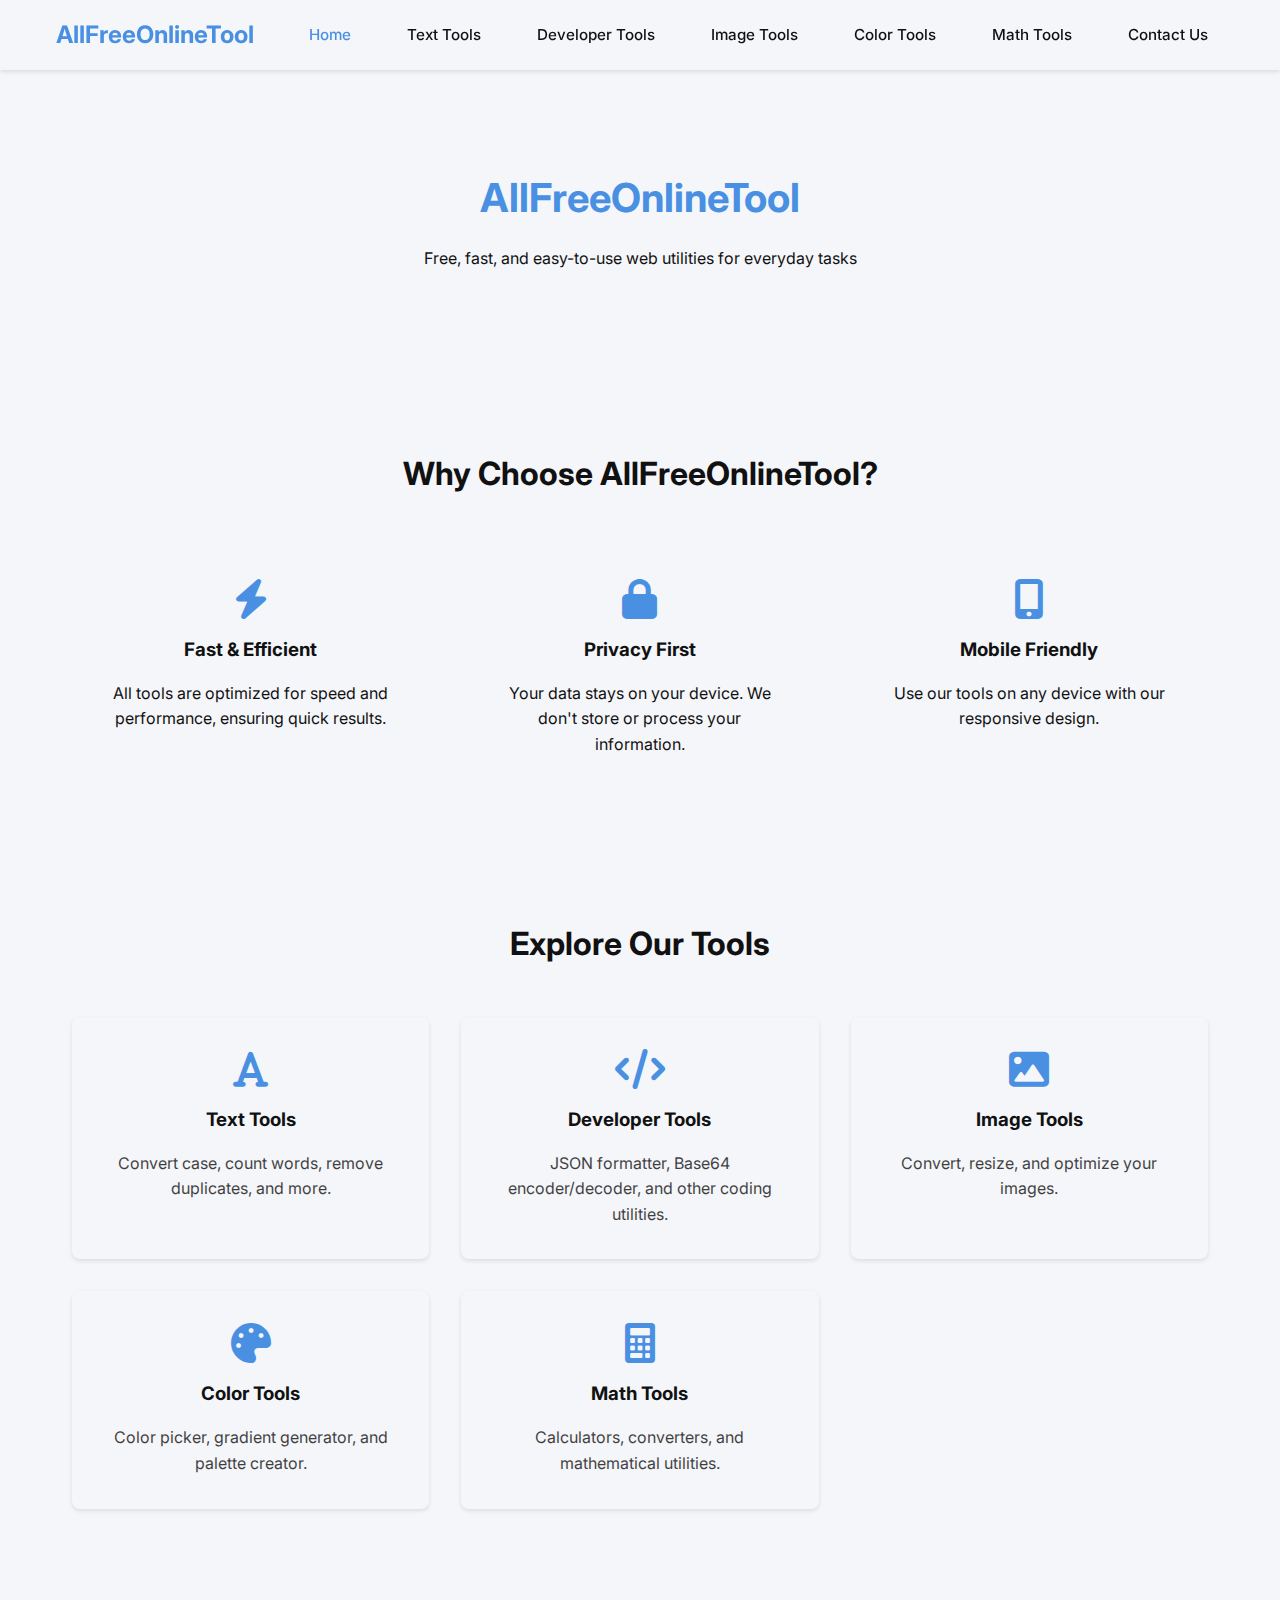
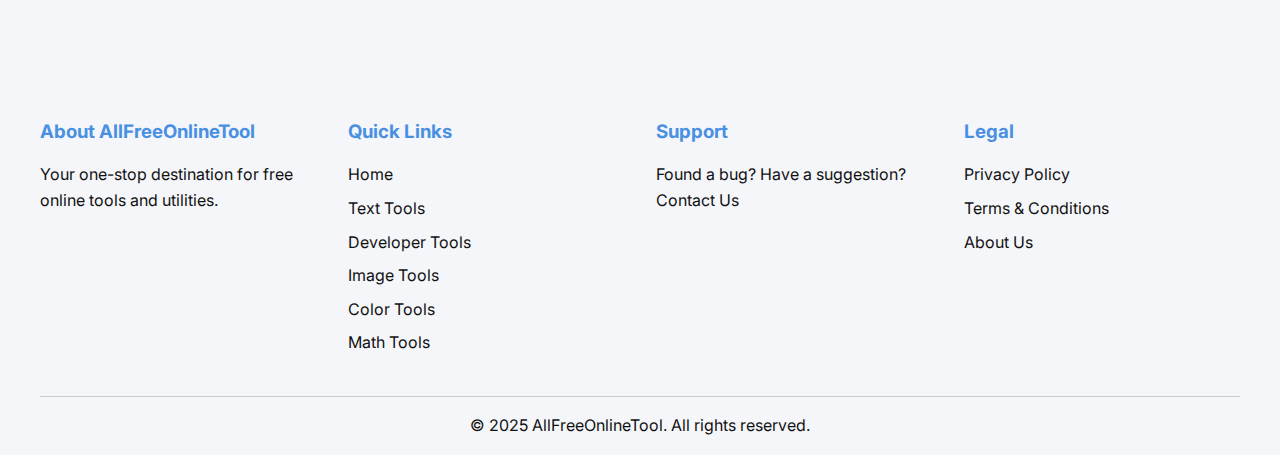
<file: index.html>
<!DOCTYPE html>
<html lang="en">
<head>
    <meta charset="UTF-8">
    <meta name="viewport" content="width=device-width, initial-scale=1.0">
    <title>AllFreeOnlineTool - Your Online Tools Collection</title>
    <link rel="stylesheet" href="css/style.css">
    <link rel="stylesheet" href="https://cdnjs.cloudflare.com/ajax/libs/font-awesome/6.0.0/css/all.min.css">
    <link href="https://fonts.googleapis.com/css2?family=Inter:wght@400;500;600;700&display=swap" rel="stylesheet">
    <script async src="https://pagead2.googlesyndication.com/pagead/js/adsbygoogle.js?client=ca-pub-6131825592973825"
     crossorigin="anonymous"></script>
    <script async src="https://pagead2.googlesyndication.com/pagead/js/adsbygoogle.js?client=ca-pub-6131825592973825"
     crossorigin="anonymous"></script>
    
</head>
<body>
    <header class="header">
        <nav class="navbar">
            <div class="logo">
                <h1>AllFreeOnlineTool</h1>
            </div>
            <div class="nav-links">
                <a href="index.html" class="active">Home</a>
                <a href="pages/text-tools.html">Text Tools</a>
                <!-- <a href="pages/file-conversion.html">File Conversion</a> -->
                <a href="pages/dev-tools.html">Developer Tools</a>
                <a href="pages/image-tools.html">Image Tools</a>
                <a href="pages/color-tools.html">Color Tools</a>
                <a href="pages/math-tools.html">Math Tools</a>
                <a href="pages/contact.html">Contact Us</a>
            </div>
        </nav>
    </header>

    <main class="main-content">
        <section class="hero">
            <h1>AllFreeOnlineTool</h1>
            <p>Free, fast, and easy-to-use web utilities for everyday tasks</p>
        </section>

        <section class="features">
            <h2>Why Choose AllFreeOnlineTool?</h2>
            <div class="features-grid">
                <div class="feature-card">
                    <i class="fas fa-bolt"></i>
                    <h3>Fast & Efficient</h3>
                    <p>All tools are optimized for speed and performance, ensuring quick results.</p>
                </div>
                <div class="feature-card">
                    <i class="fas fa-lock"></i>
                    <h3>Privacy First</h3>
                    <p>Your data stays on your device. We don't store or process your information.</p>
                </div>
                <div class="feature-card">
                    <i class="fas fa-mobile-alt"></i>
                    <h3>Mobile Friendly</h3>
                    <p>Use our tools on any device with our responsive design.</p>
                </div>
                <!-- <div class="feature-card">
                    <i class="fas fa-palette"></i>
                    <h3>Dark Mode</h3>
                    <p>Choose between light and dark themes for comfortable viewing.</p>
                </div> -->
            </div>
        </section>

        <section class="categories">
            <h2>Explore Our Tools</h2>
            <div class="categories-grid">
                <a href="pages/text-tools.html" class="category-card">
                    <i class="fas fa-font"></i>
                    <h3>Text Tools</h3>
                    <p>Convert case, count words, remove duplicates, and more.</p>
                </a>
                <a href="pages/dev-tools.html" class="category-card">
                    <i class="fas fa-code"></i>
                    <h3>Developer Tools</h3>
                    <p>JSON formatter, Base64 encoder/decoder, and other coding utilities.</p>
                </a>
                <a href="pages/image-tools.html" class="category-card">
                    <i class="fas fa-image"></i>
                    <h3>Image Tools</h3>
                    <p>Convert, resize, and optimize your images.</p>
                </a>
                <a href="pages/color-tools.html" class="category-card">
                    <i class="fas fa-palette"></i>
                    <h3>Color Tools</h3>
                    <p>Color picker, gradient generator, and palette creator.</p>
                </a>
                <a href="pages/math-tools.html" class="category-card">
                    <i class="fas fa-calculator"></i>
                    <h3>Math Tools</h3>
                    <p>Calculators, converters, and mathematical utilities.</p>
                </a>
            </div>
        </section>
    </main>

    <footer class="footer">
        <div class="footer-content">
            <div class="footer-section">
                <h3>About AllFreeOnlineTool</h3>
                <p>Your one-stop destination for free online tools and utilities.</p>
            </div>
            <div class="footer-section">
                <h3>Quick Links</h3>
                <a href="../index.html">Home</a>
                <a href="text-tools.html">Text Tools</a>
                <a href="dev-tools.html">Developer Tools</a>
                <a href="image-tools.html">Image Tools</a>
                <a href="color-tools.html">Color Tools</a>
                <a href="math-tools.html">Math Tools</a>
            </div>
            <div class="footer-section">
                <h3>Support</h3>
                <p>Found a bug? Have a suggestion?</p>
                <a href="mailto:rahimullahebrahimkhail564700@gmail.com">Contact Us</a>
            </div>
            <div class="footer-section">
                <h3>Legal</h3>
                <a href="pages/privacy-policy.html">Privacy Policy</a>
                <a href="pages/terms-conditions.html">Terms & Conditions</a>
                <a href="pages/about.html">About Us</a>
            </div>
        </div>
        <div class="footer-bottom">
            <p>&copy; 2025 AllFreeOnlineTool. All rights reserved.</p>
        </div>
    </footer>

    <script src="js/main.js"></script>
</body>
</html>
</file>
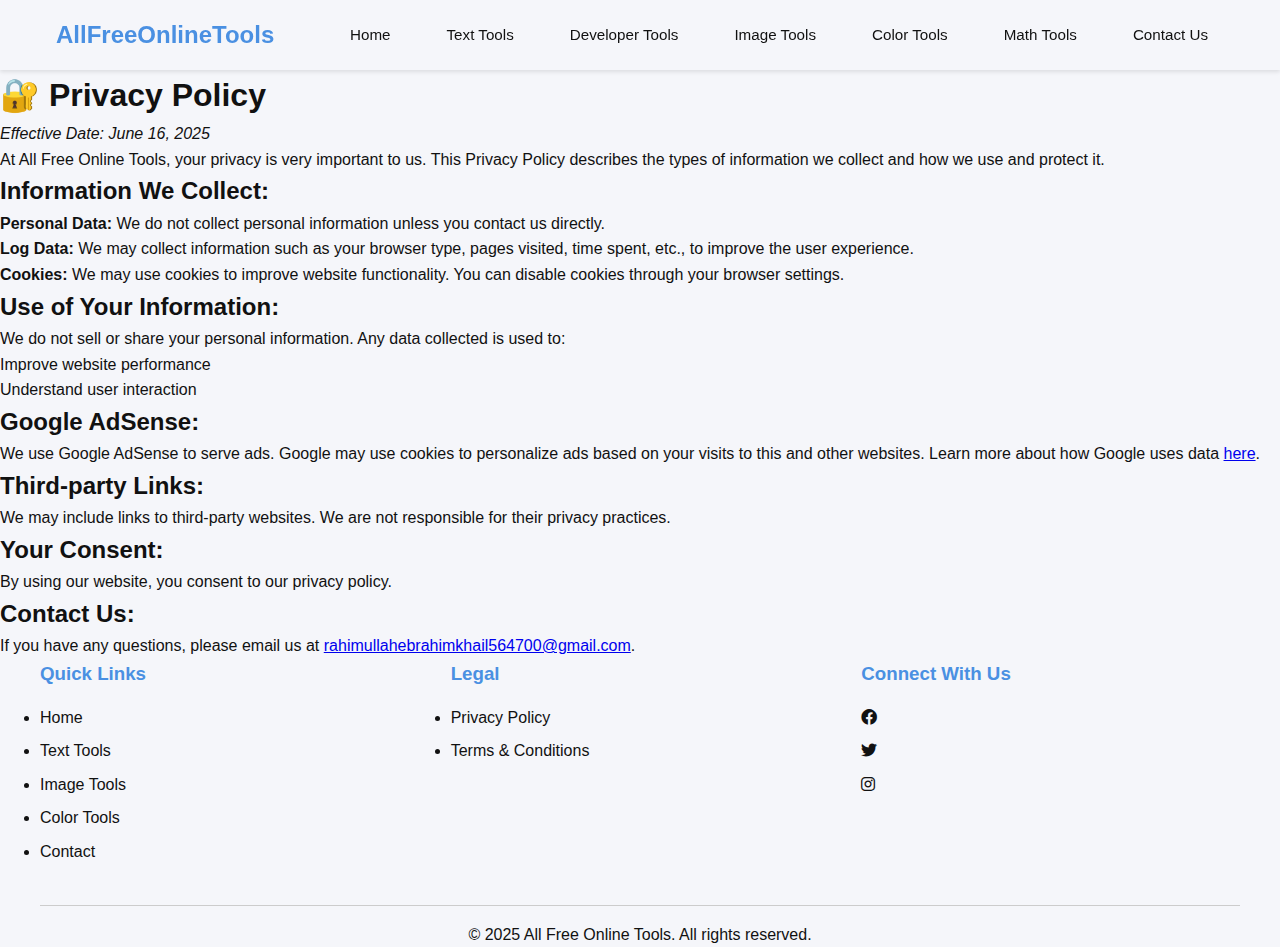
<file: privacy-policy.html>
<!DOCTYPE html>
<html lang="en">
<head>
    <meta charset="UTF-8">
    <meta name="viewport" content="width=device-width, initial-scale=1.0">
    <title>Privacy Policy - All Free Online Tools</title>
    <link rel="stylesheet" href="../css/style.css">
    <link rel="stylesheet" href="https://cdnjs.cloudflare.com/ajax/libs/font-awesome/6.0.0/css/all.min.css">
</head>
<body>
    <header class="header">
        <nav class="navbar">
            <div class="logo">
                <h1><a href="../index.html" style="text-decoration: none; color: inherit;">AllFreeOnlineTools</a></h1>
            </div>
            <div class="nav-links">
                <a href="../index.html">Home</a>
                <a href="text-tools.html">Text Tools</a>
                <a href="dev-tools.html">Developer Tools</a>
                <a href="image-tools.html">Image Tools</a>
                <a href="color-tools.html">Color Tools</a>
                <a href="math-tools.html">Math Tools</a>
                <a href="contact.html">Contact Us</a>
            </div>
        </nav>
    </header>

    <main class="container">
        <section class="privacy-policy">
            <h1>🔐 Privacy Policy</h1>
            <p><em>Effective Date: June 16, 2025</em></p>
            
            <p>At All Free Online Tools, your privacy is very important to us. This Privacy Policy describes the types of information we collect and how we use and protect it.</p>
            
            <h2>Information We Collect:</h2>
            <p><strong>Personal Data:</strong> We do not collect personal information unless you contact us directly.</p>
            
            <p><strong>Log Data:</strong> We may collect information such as your browser type, pages visited, time spent, etc., to improve the user experience.</p>
            
            <p><strong>Cookies:</strong> We may use cookies to improve website functionality. You can disable cookies through your browser settings.</p>
            
            <h2>Use of Your Information:</h2>
            <p>We do not sell or share your personal information. Any data collected is used to:</p>
            <ul>
                <li>Improve website performance</li>
                <li>Understand user interaction</li>
            </ul>
            
            <h2>Google AdSense:</h2>
            <p>We use Google AdSense to serve ads. Google may use cookies to personalize ads based on your visits to this and other websites. Learn more about how Google uses data <a href="https://policies.google.com/technologies/partner-sites" target="_blank" rel="noopener noreferrer">here</a>.</p>
            
            <h2>Third-party Links:</h2>
            <p>We may include links to third-party websites. We are not responsible for their privacy practices.</p>
            
            <h2>Your Consent:</h2>
            <p>By using our website, you consent to our privacy policy.</p>
            
            <h2>Contact Us:</h2>
            <p>If you have any questions, please email us at <a href="mailto:rahimullahebrahimkhail564700@gmail.com">rahimullahebrahimkhail564700@gmail.com</a>.</p>
        </section>
    </main>

    <footer>
        <div class="footer-content">
            <div class="footer-section">
                <h3>Quick Links</h3>
                <ul>
                    <li><a href="../index.html">Home</a></li>
                    <li><a href="text-tools.html">Text Tools</a></li>
                    <li><a href="image-tools.html">Image Tools</a></li>
                    <li><a href="color-tools.html">Color Tools</a></li>
                    <li><a href="contact.html">Contact</a></li>
                </ul>
            </div>
            <div class="footer-section">
                <h3>Legal</h3>
                <ul>
                    <li><a href="privacy-policy.html">Privacy Policy</a></li>
                    <li><a href="terms-conditions.html">Terms & Conditions</a></li>
                </ul>
            </div>
            <div class="footer-section">
                <h3>Connect With Us</h3>
                <div class="social-links">
                    <a href="#" aria-label="Facebook"><i class="fab fa-facebook"></i></a>
                    <a href="#" aria-label="Twitter"><i class="fab fa-twitter"></i></a>
                    <a href="#" aria-label="Instagram"><i class="fab fa-instagram"></i></a>
                </div>
            </div>
        </div>
        <div class="footer-bottom">
            <p>&copy; 2025 All Free Online Tools. All rights reserved.</p>
        </div>
    </footer>
    
    <script src="../js/main.js"></script>
</body>
</html>
</file>
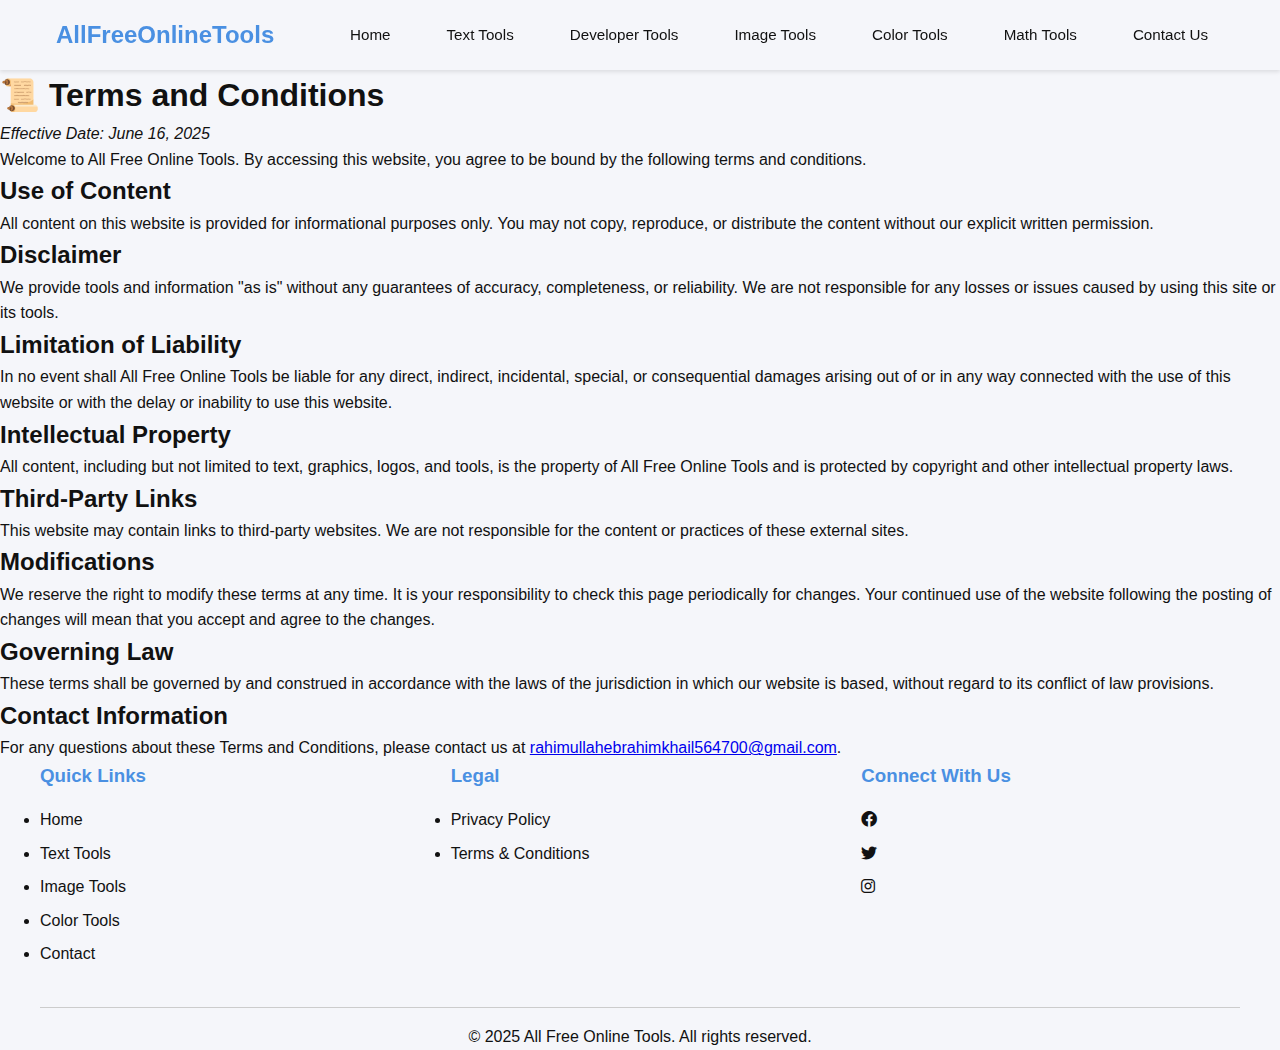
<file: terms-conditions.html>
<!DOCTYPE html>
<html lang="en">
<head>
    <meta charset="UTF-8">
    <meta name="viewport" content="width=device-width, initial-scale=1.0">
    <title>Terms & Conditions - All Free Online Tools</title>
    <link rel="stylesheet" href="../css/style.css">
    <link rel="stylesheet" href="https://cdnjs.cloudflare.com/ajax/libs/font-awesome/6.0.0/css/all.min.css">
</head>
<body>
    <header class="header">
        <nav class="navbar">
            <div class="logo">
                <h1><a href="../index.html" style="text-decoration: none; color: inherit;">AllFreeOnlineTools</a></h1>
            </div>
            <div class="nav-links">
                <a href="../index.html">Home</a>
                <a href="text-tools.html">Text Tools</a>
                <a href="dev-tools.html">Developer Tools</a>
                <a href="image-tools.html">Image Tools</a>
                <a href="color-tools.html">Color Tools</a>
                <a href="math-tools.html">Math Tools</a>
                <a href="contact.html">Contact Us</a>
            </div>
        </nav>
    </header>

    <main class="container">
        <section class="terms-conditions">
            <h1>📜 Terms and Conditions</h1>
            <p><em>Effective Date: June 16, 2025</em></p>
            
            <p>Welcome to All Free Online Tools. By accessing this website, you agree to be bound by the following terms and conditions.</p>
            
            <h2>Use of Content</h2>
            <p>All content on this website is provided for informational purposes only. You may not copy, reproduce, or distribute the content without our explicit written permission.</p>
            
            <h2>Disclaimer</h2>
            <p>We provide tools and information "as is" without any guarantees of accuracy, completeness, or reliability. We are not responsible for any losses or issues caused by using this site or its tools.</p>
            
            <h2>Limitation of Liability</h2>
            <p>In no event shall All Free Online Tools be liable for any direct, indirect, incidental, special, or consequential damages arising out of or in any way connected with the use of this website or with the delay or inability to use this website.</p>
            
            <h2>Intellectual Property</h2>
            <p>All content, including but not limited to text, graphics, logos, and tools, is the property of All Free Online Tools and is protected by copyright and other intellectual property laws.</p>
            
            <h2>Third-Party Links</h2>
            <p>This website may contain links to third-party websites. We are not responsible for the content or practices of these external sites.</p>
            
            <h2>Modifications</h2>
            <p>We reserve the right to modify these terms at any time. It is your responsibility to check this page periodically for changes. Your continued use of the website following the posting of changes will mean that you accept and agree to the changes.</p>
            
            <h2>Governing Law</h2>
            <p>These terms shall be governed by and construed in accordance with the laws of the jurisdiction in which our website is based, without regard to its conflict of law provisions.</p>
            
            <h2>Contact Information</h2>
            <p>For any questions about these Terms and Conditions, please contact us at <a href="mailto:rahimullahebrahimkhail564700@gmail.com">rahimullahebrahimkhail564700@gmail.com</a>.</p>
        </section>
    </main>

    <footer>
        <div class="footer-content">
            <div class="footer-section">
                <h3>Quick Links</h3>
                <ul>
                    <li><a href="../index.html">Home</a></li>
                    <li><a href="text-tools.html">Text Tools</a></li>
                    <li><a href="image-tools.html">Image Tools</a></li>
                    <li><a href="color-tools.html">Color Tools</a></li>
                    <li><a href="contact.html">Contact</a></li>
                </ul>
            </div>
            <div class="footer-section">
                <h3>Legal</h3>
                <ul>
                    <li><a href="privacy-policy.html">Privacy Policy</a></li>
                    <li><a href="terms-conditions.html">Terms & Conditions</a></li>
                </ul>
            </div>
            <div class="footer-section">
                <h3>Connect With Us</h3>
                <div class="social-links">
                    <a href="#" aria-label="Facebook"><i class="fab fa-facebook"></i></a>
                    <a href="#" aria-label="Twitter"><i class="fab fa-twitter"></i></a>
                    <a href="#" aria-label="Instagram"><i class="fab fa-instagram"></i></a>
                </div>
            </div>
        </div>
        <div class="footer-bottom">
            <p>&copy; 2025 All Free Online Tools. All rights reserved.</p>
        </div>
    </footer>
    
    <script src="../js/main.js"></script>
</body>
</html>
</file>
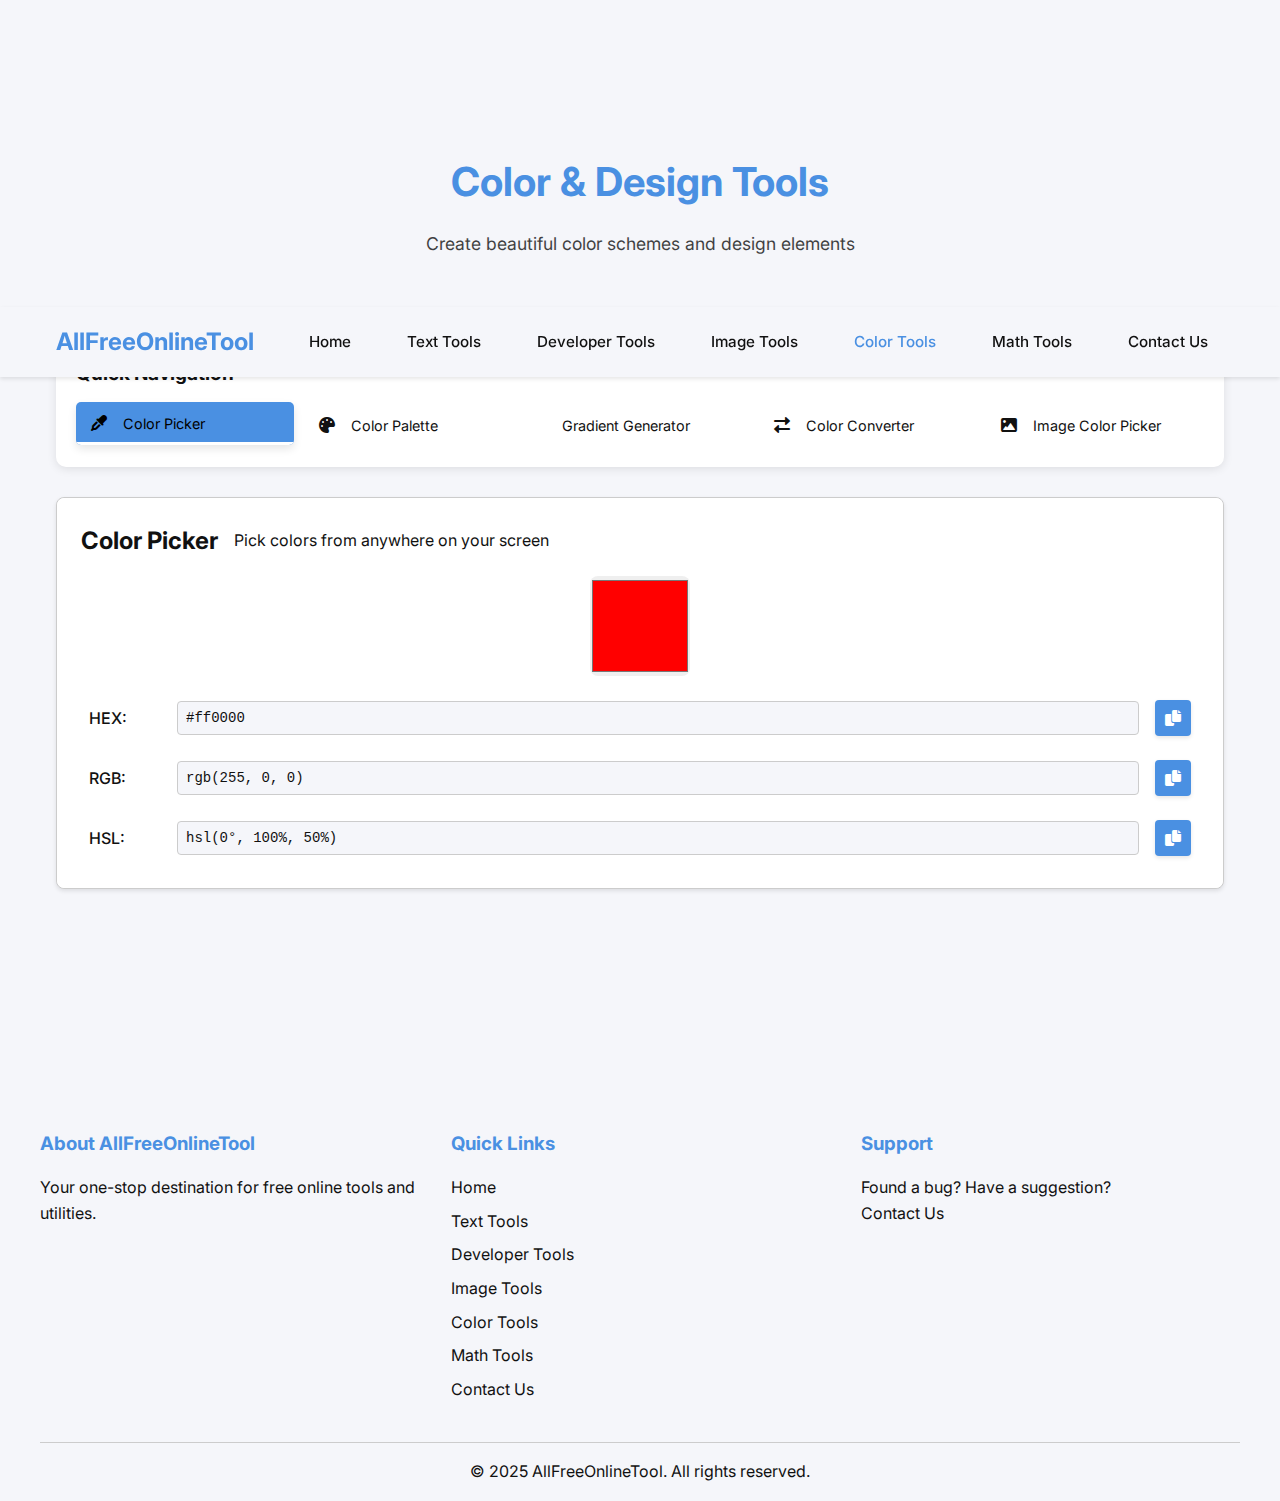
<file: pages/color-tools.html>
<!DOCTYPE html>
<html lang="en">
<head>
    <meta charset="UTF-8">
    <meta name="viewport" content="width=device-width, initial-scale=1.0">
    <title>Color Tools - AllFreeOnlineTool</title>
    <link rel="stylesheet" href="../css/style.css">
    <link rel="stylesheet" href="https://cdnjs.cloudflare.com/ajax/libs/font-awesome/6.0.0/css/all.min.css">
    <link href="https://fonts.googleapis.com/css2?family=Inter:wght@400;500;600;700&display=swap" rel="stylesheet">
    <style>
        /* Tool Card Styles */
        .tool-card {
            display: block;
            margin-bottom: 2rem;
            background: var(--card-bg);
            border-radius: 8px;
            box-shadow: 0 2px 4px rgba(0, 0, 0, 0.1);
            padding: 1.5rem;
            transition: opacity 0.3s ease, transform 0.3s ease;
            opacity: 0.5;
            transform: translateY(20px);
            position: relative;
            z-index: 1;
        }

        .tool-card.active {
            opacity: 1;
            transform: translateY(0);
        }

        /* Quick Navigation */
        .quick-nav {
            margin-bottom: 2rem;
            padding: 1rem;
            background: var(--card-bg);
            border-radius: 8px;
            box-shadow: 0 2px 4px rgba(0, 0, 0, 0.1);
        }

        .quick-nav h2 {
            margin-bottom: 1rem;
            color: var(--text-color);
            font-size: 1.2rem;
        }

        .quick-nav-links {
            display: grid;
            grid-template-columns: repeat(auto-fill, minmax(200px, 1fr));
            gap: 1rem;
        }

        .quick-nav-links a {
            display: flex;
            align-items: center;
            padding: 0.75rem 1rem;
            background: var(--input-bg);
            border-radius: 6px;
            color: var(--text-color);
            text-decoration: none;
            transition: all 0.3s ease;
            position: relative;
            overflow: hidden;
        }

        .quick-nav-links a:hover {
            background: var(--primary-color);
            color: black;
            transform: translateY(-2px);
        }

        .quick-nav-links a.active {
            background: var(--primary-color);
            color: black;
            transform: translateY(-2px);
            box-shadow: 0 4px 8px rgba(0, 0, 0, 0.1);
        }

        .quick-nav-links a.active::after {
            content: '';
            position: absolute;
            bottom: 0;
            left: 0;
            width: 100%;
            height: 3px;
            background: white;
            animation: slideIn 0.3s ease;
        }

        @keyframes slideIn {
            from { transform: translateX(-100%); }
            to { transform: translateX(0); }
        }

        .quick-nav-links a i {
            margin-right: 0.5rem;
        }

        @media (max-width: 768px) {
            .quick-nav-links {
                grid-template-columns: 1fr;
            }
        }


        /* my new Stle*/

        /* Quick Navigation */
        .quick-nav {
            background: var(--card-bg);
            border-radius: 10px;
            padding: 20px;
            margin-bottom: 30px;
            box-shadow: 0 2px 10px rgba(0, 0, 0, 0.1);
        }

        .quick-nav h2 {
            color: var(--text-color);
            margin-bottom: 15px;
            font-size: 1.2rem;
        }

        .quick-nav-links {
            display: grid;
            grid-template-columns: repeat(auto-fill, minmax(200px, 1fr));
            gap: 10px;
        }

        .quick-nav-links a {
            display: flex;
            align-items: center;
            padding: 10px 15px;
            background: var(--bg-color);
            color: var(--text-color);
            text-decoration: none;
            border-radius: 5px;
            transition: all 0.3s ease;
            font-size: 0.9rem;
        }

        .quick-nav-links a i {
            margin-right: 8px;
            font-size: 1rem;
        }

        .quick-nav-links a:hover {
            background: var(--primary-color);
            color: black;
            transform: translateY(-2px);
        }

        .quick-nav-links a.active {
            background: var(--primary-color);
            color: black;
        }

        textarea{
            color: black;
        }

    </style>
</head>
<body>
    <header class="header">
        <nav class="navbar">
            <div class="logo">
                <h1>AllFreeOnlineTool</h1>
            </div>
            <div class="nav-links">
                <a href="../index.html">Home</a>
                <a href="text-tools.html">Text Tools</a>
                <!-- <a href="file-conversion.html">File Conversion</a> -->
                <a href="dev-tools.html">Developer Tools</a>
                <a href="image-tools.html">Image Tools</a>
                <a href="color-tools.html" class="active">Color Tools</a>
                <a href="math-tools.html">Math Tools</a>
                <a href="contact.html">Contact Us</a>
            </div>

        </nav>
    </header>

    <main class="main-content">
        <section class="page-header">
            <h1>Color & Design Tools</h1>
            <p>Create beautiful color schemes and design elements</p>
        </section>

        <section class="quick-nav">
            <h2>Quick Navigation</h2>
            <div class="quick-nav-links">
                <a href="#color-picker" class="active">
                    <i class="fas fa-eye-dropper"></i>
                    Color Picker
                </a>
                <a href="#color-palette">
                    <i class="fas fa-palette"></i>
                    Color Palette
                </a>
                <a href="#gradient-generator">
                    <i class="fas fa-gradient"></i>
                    Gradient Generator
                </a>
                <a href="#color-converter">
                    <i class="fas fa-exchange-alt"></i>
                    Color Converter
                </a>
                <a href="#image-color-picker">
                    <i class="fas fa-image"></i>
                    Image Color Picker
                </a>
            </div>
        </section>

        <section class="tools-section">
            <div class="tools-grid">
                <!-- Color Picker Tool -->
                <div class="tool-card" id="color-picker" style="display: block;">
                    <div class="tool-header">
                        <h2>Color Picker</h2>
                        <p>Pick colors from anywhere on your screen</p>
                    </div>
                    <div class="tool-content">
                        <div class="color-picker-container">
                            <input type="color" id="colorPicker" value="#ff0000">
                            <div class="color-info">
                                <div class="color-value">
                                    <span>HEX:</span>
                                    <input type="text" id="hexValue" value="#ff0000" readonly>
                                </div>
                                <div class="color-value">
                                    <span>RGB:</span>
                                    <input type="text" id="rgbValue" value="rgb(255, 0, 0)" readonly>
                                </div>
                                <div class="color-value">
                                    <span>HSL:</span>
                                    <input type="text" id="hslValue" value="hsl(0, 100%, 50%)" readonly>
                                </div>
                            </div>
                        </div>
                    </div>
                </div>

                <!-- Color Palette Generator -->
                <div class="tool-card" id="color-palette" style="display: none;">
                    <div class="tool-header">
                        <h2>Color Palette Generator</h2>
                        <p>Generate beautiful color palettes</p>
                    </div>
                    <div class="tool-content">
                        <div class="palette-controls">
                            <div class="color-inputs">
                                <input type="color" id="baseColor" value="#4a90e2">
                            </div>
                            <div class="palette-options">
                                <select id="paletteType" class="select-input">
                                    <option value="analogous">Analogous</option>
                                    <option value="complementary">Complementary</option>
                                    <option value="triadic">Triadic</option>
                                    <option value="split-complementary">Split Complementary</option>
                                </select>
                                <button id="generatePalette" class="btn">
                                    <i class="fas fa-sync-alt"></i> Generate Palette
                                </button>
                            </div>
                        </div>
                        <div class="palette-preview" id="palettePreview">
                            <!-- Palette colors will be generated here -->
                        </div>
                    </div>
                </div>

                <!-- Gradient Generator -->
                <div class="tool-card" id="gradient-generator" style="display: none;">
                    <div class="tool-header">
                        <h2>Gradient Generator</h2>
                        <p>Create beautiful gradients</p>
                    </div>
                    <div class="tool-content">
                        <div class="gradient-controls">
                            <div class="color-inputs">
                                <input type="color" id="gradientColor1" value="#ff0000">
                                <input type="color" id="gradientColor2" value="#0000ff">
                            </div>
                            <select id="gradientType" class="select-input">
                                <option value="linear">Linear</option>
                                <option value="radial">Radial</option>
                            </select>
                            <input type="range" id="gradientAngle" min="0" max="360" value="90">
                        </div>
                        <div class="gradient-preview" id="gradientPreview"></div>
                        <div class="gradient-code">
                            <input type="text" id="gradientCode" readonly>
                            <button class="btn" id="copyGradient">Copy CSS</button>
                        </div>
                    </div>
                </div>

                <!-- Color Converter -->
                <div class="tool-card" id="color-converter" style="display: none;">
                    <div class="tool-header">
                        <h2>Color Converter</h2>
                        <p>Convert between color formats</p>
                    </div>
                    <div class="tool-content">
                        <div class="converter-input">
                            <input type="text" id="colorInput" placeholder="Enter color (HEX, RGB, or HSL)">
                            <button class="btn" id="convertColor">Convert</button>
                        </div>
                        <div class="conversion-results">
                            <div class="color-value">
                                <span>HEX:</span>
                                <input type="text" id="convertedHex" readonly>
                            </div>
                            <div class="color-value">
                                <span>RGB:</span>
                                <input type="text" id="convertedRgb" readonly>
                            </div>
                            <div class="color-value">
                                <span>HSL:</span>
                                <input type="text" id="convertedHsl" readonly>
                            </div>
                        </div>
                    </div>
                </div>

                <!-- Image Color Picker -->
                <div class="tool-card" id="image-color-picker" style="display: none;">
                    <div class="tool-header">
                        <h2>Image Color Picker</h2>
                        <p>Pick colors from any image</p>
                    </div>
                    <div class="tool-content">
                        <div class="image-upload-container">
                            <input type="file" id="imageInput" accept="image/*" class="file-input">
                            <label for="imageInput" class="file-upload-label">
                                <i class="fas fa-upload"></i>
                                Choose Image
                            </label>
                            <div class="image-preview-container">
                                <canvas id="imageCanvas"></canvas>
                                <div id="colorPreview" class="color-preview"></div>
                            </div>
                            <div class="picked-colors">
                                <div class="color-value">
                                    <span>HEX:</span>
                                    <input type="text" id="pickedHex" readonly>
                                    <button class="copy-btn"><i class="fas fa-copy"></i></button>
                                </div>
                                <div class="color-value">
                                    <span>RGB:</span>
                                    <input type="text" id="pickedRgb" readonly>
                                    <button class="copy-btn"><i class="fas fa-copy"></i></button>
                                </div>
                                <div class="color-value">
                                    <span>HSL:</span>
                                    <input type="text" id="pickedHsl" readonly>
                                    <button class="copy-btn"><i class="fas fa-copy"></i></button>
                                </div>
                            </div>
                            <div class="color-history" id="colorHistory">
                                <!-- Color history will be added here -->
                            </div>
                        </div>
                    </div>
                </div>
            </div>
        </section>
    </main>

    <footer class="footer">
        <div class="footer-content">
            <div class="footer-section">
                <h3>About AllFreeOnlineTool</h3>
                <p>Your one-stop destination for free online tools and utilities.</p>
            </div>
            <div class="footer-section">
                <h3>Quick Links</h3>
                <a href="../index.html">Home</a>
                <a href="text-tools.html">Text Tools</a>
                <a href="dev-tools.html">Developer Tools</a>
                <a href="image-tools.html">Image Tools</a>
                <a href="color-tools.html">Color Tools</a>
                <a href="math-tools.html">Math Tools</a>
                <a href="contact.html">Contact Us</a>
            </div>
            <div class="footer-section">
                <h3>Support</h3>
                <p>Found a bug? Have a suggestion?</p>
                <a href="mailto:rahimullahebrahimkhail564700@gmail.com">Contact Us</a>
            </div>
        </div>
        <div class="footer-bottom">
            <p>&copy; 2025 AllFreeOnlineTool. All rights reserved.</p>
        </div>
    </footer>

    <script src="../js/main.js"></script>
    <script src="../js/color-tools.js"></script>
    <script>
        // Quick Navigation
        document.addEventListener('DOMContentLoaded', function() {
            const quickNavLinks = document.querySelectorAll('.quick-nav-links a');
            const toolCards = document.querySelectorAll('.tool-card');

            // Function to show a specific tool card
            function showToolCard(cardId) {
                toolCards.forEach(card => {
                    if (card.id === cardId) {
                        card.classList.add('active');
                        // Scroll to the card with smooth behavior
                        card.scrollIntoView({ behavior: 'smooth', block: 'start' });
                    } else {
                        card.classList.remove('active');
                    }
                });
            }

            // Show the first tool card by default
            showToolCard('color-picker');

            // Handle quick navigation clicks
            quickNavLinks.forEach(link => {
                link.addEventListener('click', function(e) {
                    e.preventDefault();
                    
                    // Remove active class from all links
                    quickNavLinks.forEach(l => l.classList.remove('active'));
                    
                    // Add active class to clicked link
                    this.classList.add('active');
                    
                    // Get target tool card ID
                    const targetId = this.getAttribute('href').substring(1);
                    
                    // Show the target tool card
                    showToolCard(targetId);
                });
            });

            // Handle hash navigation on page load
            if (window.location.hash) {
                const targetId = window.location.hash.substring(1);
                const targetLink = document.querySelector(`.quick-nav-links a[href="#${targetId}"]`);
                if (targetLink) {
                    targetLink.click();
                }
            }
        });
    </script>
</body>
</html>
</file>
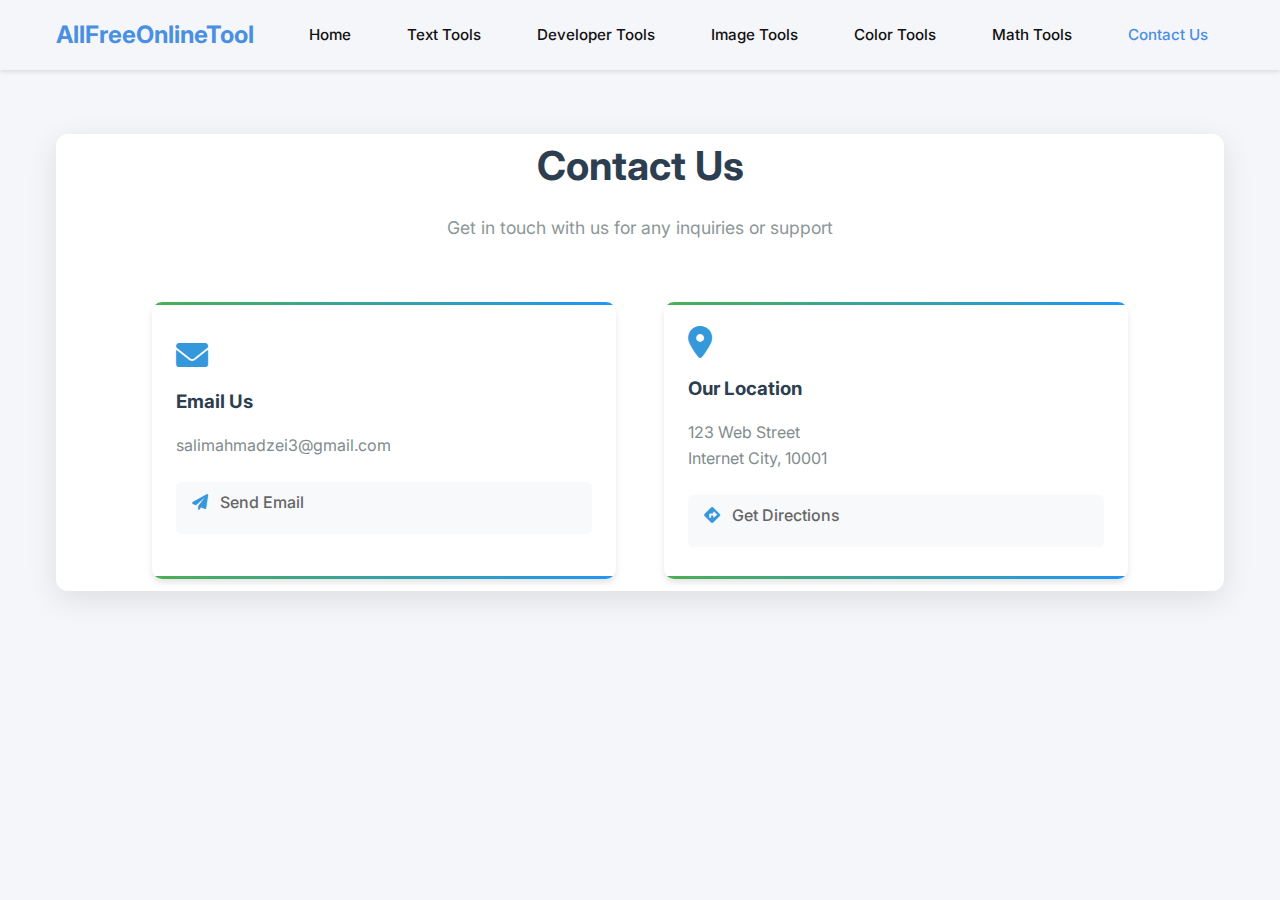
<file: pages/contact.html>
<!DOCTYPE html>
<html lang="en">
<head>
    <meta charset="UTF-8">
    <meta name="viewport" content="width=device-width, initial-scale=1.0">
    <title>Contact Us - AllFreeOnlineTool</title>
    <link rel="stylesheet" href="../css/style.css">
    <link rel="stylesheet" href="https://cdnjs.cloudflare.com/ajax/libs/font-awesome/6.0.0/css/all.min.css">
    <link href="https://fonts.googleapis.com/css2?family=Inter:wght@400;500;600;700&display=swap" rel="stylesheet">
    <style>
        .contact-container {
            max-width: 1000px;
            margin: 2rem auto;
            padding: 2rem;
            background: var(--card-bg);
            border-radius: 12px;
            box-shadow: 0 8px 30px rgba(0, 0, 0, 0.1);
            transition: all 0.3s ease;
        }

        .contact-header {
            text-align: center;
            margin-bottom: 2rem;
            color: var(--text-color);
        }
        
        .contact-header h1 {
            color: var(--primary-color);
            margin-bottom: 0.5rem;
        }
        
        .contact-header p {
            color: var(--text-color);
            opacity: 0.9;
        }

        .contact-header h1 {
            color: var(--primary-color);
            margin-bottom: 1rem;
        }

        .contact-content {
            display: flex;
            flex-wrap: wrap;
            gap: 2rem;
        }

        .contact-info {
            display: flex;
            flex-wrap: wrap;
            justify-content: space-between;
            gap: 1rem;
            width: 100%;
        }
        
        .contact-row {
            display: flex;
            flex-wrap: wrap;
            width: 100%;
            margin-bottom: 1.5rem;
        }

        .contact-card {
            background: #fff;
            border-radius: 8px;
            padding: 1.5rem;
            margin: 0.75rem;
            box-shadow: 0 2px 15px rgba(0,0,0,0.1);
            transition: all 0.3s ease;
            position: relative;
            overflow: hidden;
            flex: 1 1 calc(50% - 1.5rem);
            min-width: 250px;
            min-height: 150px;
            display: flex;
            flex-direction: column;
            justify-content: center;
        }
        
        .contact-card::before,
        .contact-card::after {
            content: '';
            position: absolute;
            background: linear-gradient(45deg, #4CAF50, #2196F3, #9C27B0, #FFC107, #FF5722);
            background-size: 400% 400%;
            width: 100%;
            height: 3px;
            left: 0;
            z-index: 1;
            animation: borderGradient 8s ease infinite;
        }
        
        .contact-card::before {
            top: 0;
        }
        
        .contact-card::after {
            bottom: 0;
        }
        
        .contact-card:hover::before,
        .contact-card:hover::after {
            animation: borderGradient 3s ease infinite, borderExpand 0.8s ease forwards;
        }
        
        .contact-card .border-left,
        .contact-card .border-right {
            position: absolute;
            width: 3px;
            height: 0;
            background: linear-gradient(45deg, #4CAF50, #2196F3, #9C27B0, #FFC107, #FF5722);
            background-size: 400% 400%;
            transition: height 0.3s ease 0.4s;
            z-index: 1;
        }
        
        .contact-card .border-left {
            left: 0;
            top: 0;
        }
        
        .contact-card .border-right {
            right: 0;
            bottom: 0;
        }
        
        .contact-card:hover .border-left,
        .contact-card:hover .border-right {
            height: 100%;
        }
        
        @keyframes borderGradient {
            0% { background-position: 0% 50%; }
            50% { background-position: 100% 50%; }
            100% { background-position: 0% 50%; }
        }
        
        @keyframes borderExpand {
            0% { width: 0; }
            100% { width: 100%; }
        }
        
        .contact-card .card-content {
            position: relative;
            z-index: 2;
            height: 100%;
            display: flex;
            flex-direction: column;
            justify-content: center;
        }

        .contact-card:hover {
            transform: translateY(-5px);
        }

        .contact-card i {
            font-size: 2rem;
            color: var(--primary-color);
            margin-bottom: 1rem;
            display: inline-block;
        }

        .contact-card h3 {
            margin-bottom: 0.5rem;
            color: #333;
        }

        .contact-card p, .contact-card a {
            color: #666;
            margin: 0.5rem 0;
            display: block;
            text-decoration: none;
        }

        .contact-card a:hover {
            color: var(--primary-color);
        }

        .profile-image-container {
            position: relative;
            width: 220px;
            height: 220px;
            margin: 0 auto 2rem;
            border-radius: 50%;
            padding: 10px;
            background: linear-gradient(45deg, #4CAF50, #2196F3, #9C27B0, #FFC107, #FF5722);
            background-size: 400% 400%;
            animation: borderGradient 8s ease infinite;
            box-shadow: 0 4px 15px rgba(0,0,0,0.2);
        }

        .profile-image {
            width: 100%;
            height: 100%;
            border-radius: 50%;
            object-fit: cover;
            border: 4px solid white;
            position: relative;
            z-index: 1;
        }

        .profile-image-container::before {
            content: '';
            position: absolute;
            top: -5px;
            left: -5px;
            right: -5px;
            bottom: -5px;
            background: inherit;
            background-size: 400% 400%;
            border-radius: 50%;
            z-index: -1;
            filter: blur(10px);
            opacity: 0.7;
            animation: borderGradient 8s ease infinite reverse;
        }

        /* Dark mode styles */
        body.dark-mode {
            --bg-color: #121212;
            --card-bg: #1e1e2e;
            --text-color: #e6e6e6;
            --border-color: #3a3a4a;
            --primary-color: #4cc9f0;
            --shadow-color: rgba(0, 0, 0, 0.5);
            background-color: var(--bg-color);
            color: #fff;
        }

        @media (max-width: 768px) {
            .contact-content {
                flex-direction: column;
            }
            
            .contact-info {
                width: 100%;
            }
        }

        .ontact-card{
            display: inline-block;
        }
    </style>
</head>
<body>
    <!-- Header -->
    <header class="header">
        <nav class="navbar">
            <div class="logo">
                <h1>AllFreeOnlineTool</h1>
            </div>
            <div class="nav-links">
                <a href="../index.html">Home</a>
                <a href="text-tools.html">Text Tools</a>
                <a href="dev-tools.html">Developer Tools</a>
                <a href="image-tools.html">Image Tools</a>
                <a href="color-tools.html">Color Tools</a>
                <a href="math-tools.html">Math Tools</a>
                <a href="contact.html" class="active">Contact Us</a>
            </div>
        </nav> 
    </header>

    <!-- Main Content -->
    <main class="main-content">
        <div class="contact-container">
            <div class="contact-header">
                <h1>Contact Us</h1>
                <p>Get in touch with us for any inquiries or support</p>
            </div>
            
            <div class="contact-cards">
                <div class="contact-card">
                    <i class="fas fa-envelope"></i>
                    <h3>Email Us</h3>
                    <p>salimahmadzei3@gmail.com</p>
                    <a href="mailto:salimahmadzei3@gmail.com" class="contact-btn">
                        <i class="fas fa-paper-plane"></i> Send Email
                    </a>
                </div>
                
                <!-- <div class="contact-card">
                    <i class="fas fa-phone"></i>
                    <h3>Call Us</h3>
                    <p>+1 (555) 123-4567</p>
                    <a href="tel:+15551234567" class="contact-btn">
                        <i class="fas fa-phone-alt"></i> Call Now
                    </a>
                </div> -->
                
                <div class="contact-card">
                    <i class="fas fa-map-marker-alt"></i>
                    <h3>Our Location</h3>
                    <p>123 Web Street<br>Internet City, 10001</p>
                    <a href="#" class="contact-btn">
                        <i class="fas fa-directions"></i> Get Directions
                    </a>
                </div>
                
                
            </div>
        </div>
    </main>
    
    <style>
        .contact-container {
            max-width: 1200px;
            margin: 2rem auto;
            padding: 0 1rem;
        }
        
        .contact-header {
            text-align: center;
            margin-bottom: 3rem;
        }
        
        .contact-header h1 {
            font-size: 2.5rem;
            color: #2c3e50;
            margin-bottom: 1rem;
        }
        
        .contact-header p {
            font-size: 1.1rem;
            color: #7f8c8d;
        }
        
        .contact-cards {
            display: grid;
            grid-template-columns: repeat(auto-fit, minmax(280px, 1fr));
            gap: 1.5rem;
            max-width: 1000px;
            margin: 0 auto;
        }
        
        .contact-card {
            background: white;
            border-radius: 10px;
            padding: 1.5rem;
            box-shadow: 0 4px 6px rgba(0, 0, 0, 0.1);
            transition: transform 0.3s ease;
        }
        
        .contact-card:hover {
            transform: translateY(-5px);
        }
        
        .contact-card i {
            font-size: 2rem;
            color: #3498db;
            margin-bottom: 1rem;
            display: inline-block;
        }
        
        .contact-card h3 {
            color: #2c3e50;
            margin-bottom: 0.5rem;
        }
        
        .contact-card p {
            color: #7f8c8d;
            margin-bottom: 1rem;
            line-height: 1.6;
        }
        
        .contact-btn {
            display: inline-flex;
            align-items: center;
            background: #f8f9fa;
            color: #3498db;
            padding: 0.5rem 1rem;
            border-radius: 5px;
            text-decoration: none;
            font-weight: 500;
            transition: all 0.3s ease;
        }
        
        .contact-btn i {
            font-size: 1rem;
            margin-right: 0.5rem;
        }
        
        .contact-btn:hover {
            background: #e9ecef;
        }
        

        
        @media (max-width: 768px) {
            .contact-cards {
                grid-template-columns: 1fr;
                max-width: 500px;
            }
        }
    </style>
 
    <script>
        // Hamburger menu toggle logic
        const mobileMenuToggle = document.getElementById('mobile-menu-toggle');
        const mobileNav = document.getElementById('mobile-nav');
        mobileMenuToggle.addEventListener('click', () => {
            mobileNav.classList.toggle('active');
        });
        // Close mobile nav on link click
        document.querySelectorAll('#mobile-nav a').forEach(link => {
            link.addEventListener('click', () => {
                mobileNav.classList.remove('active');
            });
        });

        // Update current year in footer
        document.getElementById('footer-year').textContent = new Date().getFullYear();

        // Add animation to profile image container on page load
        document.addEventListener('DOMContentLoaded', function() {
            const profileContainer = document.querySelector('.profile-image-container');
            if (profileContainer) {
                // Small delay to ensure the animation is visible
                setTimeout(() => {
                    profileContainer.style.animation = 'borderGradient 8s ease infinite';
                }, 100);
            }
        });
    </script>
    <script src="../js/main.js"></script>
</body>
</html>
</file>
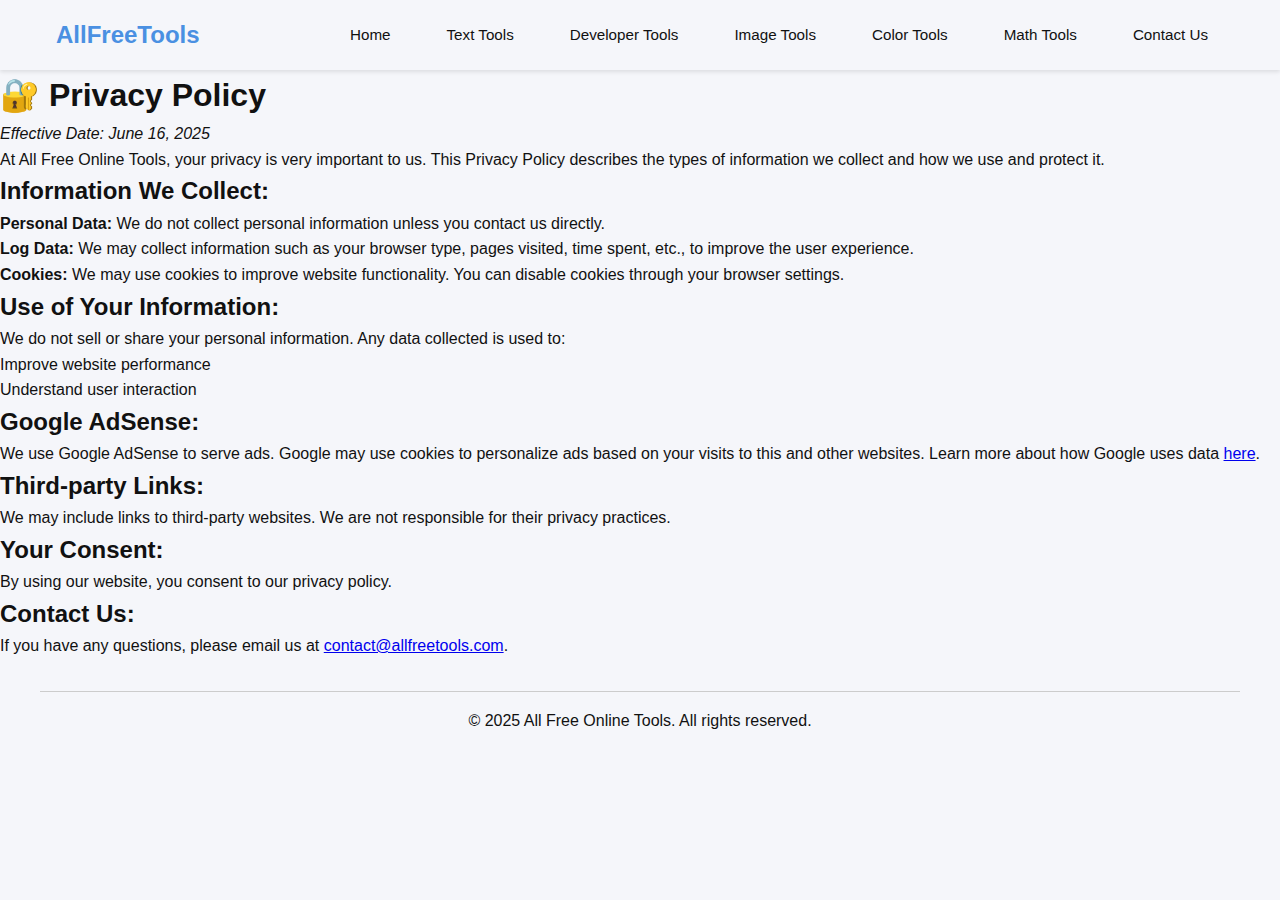
<file: pages/privacy-policy.html>
<!DOCTYPE html>
<html lang="en">
<head>
    <meta charset="UTF-8">
    <meta name="viewport" content="width=device-width, initial-scale=1.0">
    <title>Privacy Policy - All Free Online Tools</title>
    <link rel="stylesheet" href="../css/style.css">
    <link rel="stylesheet" href="https://cdnjs.cloudflare.com/ajax/libs/font-awesome/6.0.0/css/all.min.css">
</head>
<body>
    <header class="header">
        <nav class="navbar">
            <div class="logo">
                <h1><a href="../index.html" style="text-decoration: none; color: inherit;">AllFreeTools</a></h1>
            </div>
            <div class="nav-links">
                <a href="../index.html">Home</a>
                <a href="text-tools.html">Text Tools</a>
                <a href="dev-tools.html">Developer Tools</a>
                <a href="image-tools.html">Image Tools</a>
                <a href="color-tools.html">Color Tools</a>
                <a href="math-tools.html">Math Tools</a>
                <a href="contact.html">Contact Us</a>
            </div>
        </nav>
    </header>

    <main class="container">
        <section class="privacy-policy">
            <h1>🔐 Privacy Policy</h1>
            <p><em>Effective Date: June 16, 2025</em></p>
            
            <p>At All Free Online Tools, your privacy is very important to us. This Privacy Policy describes the types of information we collect and how we use and protect it.</p>
            
            <h2>Information We Collect:</h2>
            <p><strong>Personal Data:</strong> We do not collect personal information unless you contact us directly.</p>
            
            <p><strong>Log Data:</strong> We may collect information such as your browser type, pages visited, time spent, etc., to improve the user experience.</p>
            
            <p><strong>Cookies:</strong> We may use cookies to improve website functionality. You can disable cookies through your browser settings.</p>
            
            <h2>Use of Your Information:</h2>
            <p>We do not sell or share your personal information. Any data collected is used to:</p>
            <ul>
                <li>Improve website performance</li>
                <li>Understand user interaction</li>
            </ul>
            
            <h2>Google AdSense:</h2>
            <p>We use Google AdSense to serve ads. Google may use cookies to personalize ads based on your visits to this and other websites. Learn more about how Google uses data <a href="https://policies.google.com/technologies/partner-sites" target="_blank" rel="noopener noreferrer">here</a>.</p>
            
            <h2>Third-party Links:</h2>
            <p>We may include links to third-party websites. We are not responsible for their privacy practices.</p>
            
            <h2>Your Consent:</h2>
            <p>By using our website, you consent to our privacy policy.</p>
            
            <h2>Contact Us:</h2>
            <p>If you have any questions, please email us at <a href="mailto:contact@allfreetools.com">contact@allfreetools.com</a>.</p>
        </section>
    </main>

    <footer>
        <div class="footer-content">  
        </div>
        <div class="footer-bottom">
            <p>&copy; 2025 All Free Online Tools. All rights reserved.</p>
        </div>
    </footer>
    
    <script src="../js/main.js"></script>
</body>
</html>
</file>
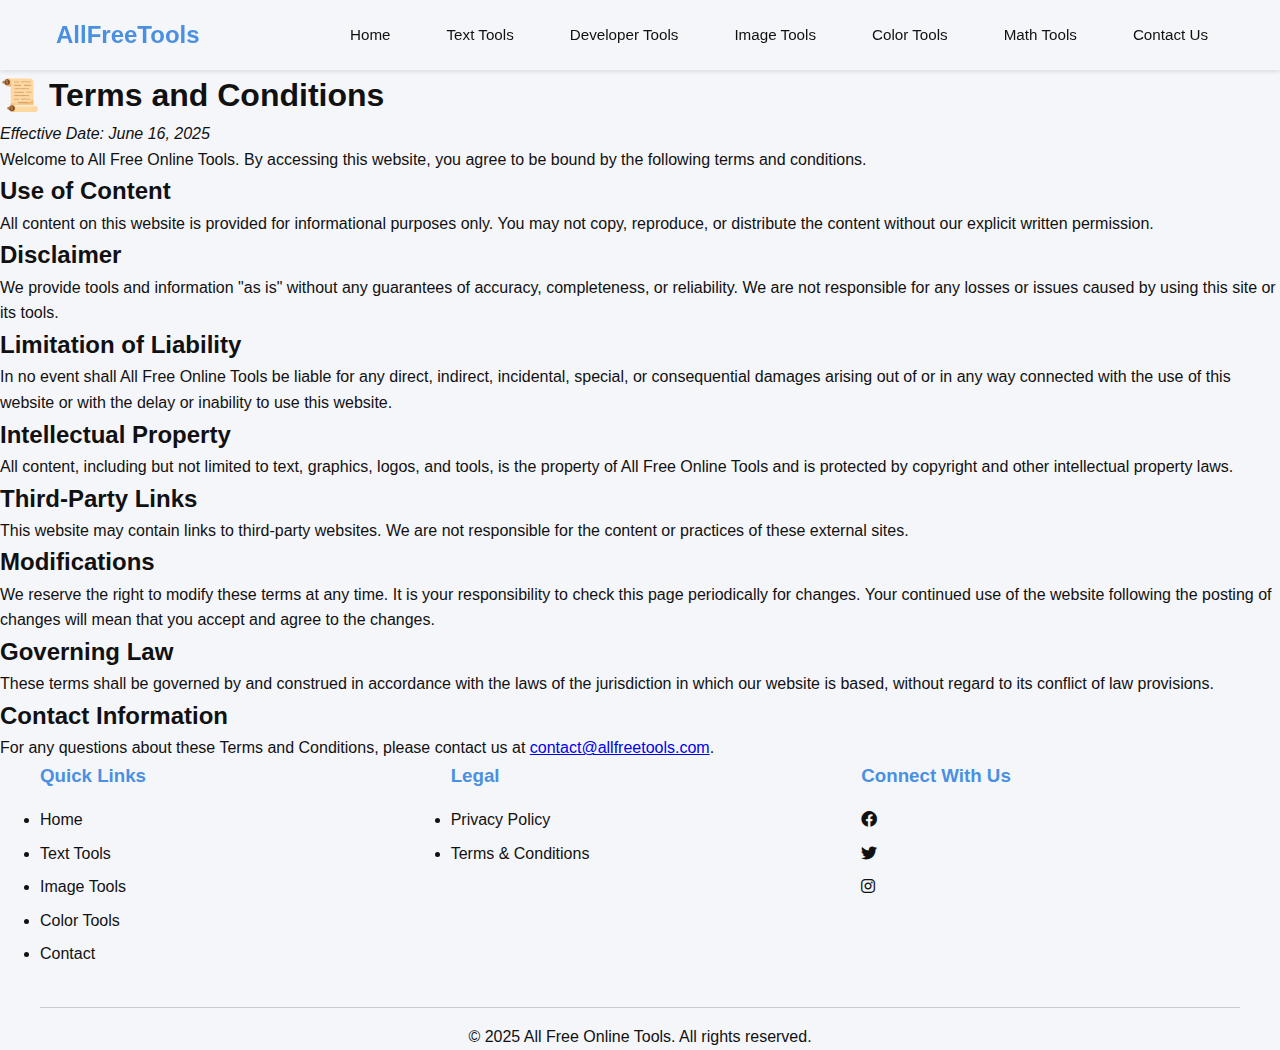
<file: pages/terms-conditions.html>
<!DOCTYPE html>
<html lang="en">
<head>
    <meta charset="UTF-8">
    <meta name="viewport" content="width=device-width, initial-scale=1.0">
    <title>Terms & Conditions - All Free Online Tools</title>
    <link rel="stylesheet" href="../css/style.css">
    <link rel="stylesheet" href="https://cdnjs.cloudflare.com/ajax/libs/font-awesome/6.0.0/css/all.min.css">
</head>
<body>
    <header class="header">
        <nav class="navbar">
            <div class="logo">
                <h1><a href="../index.html" style="text-decoration: none; color: inherit;">AllFreeTools</a></h1>
            </div>
            <div class="nav-links">
                <a href="../index.html">Home</a>
                <a href="text-tools.html">Text Tools</a>
                <a href="dev-tools.html">Developer Tools</a>
                <a href="image-tools.html">Image Tools</a>
                <a href="color-tools.html">Color Tools</a>
                <a href="math-tools.html">Math Tools</a>
                <a href="contact.html">Contact Us</a>
            </div>
        </nav>
    </header>

    <main class="container">
        <section class="terms-conditions">
            <h1>📜 Terms and Conditions</h1>
            <p><em>Effective Date: June 16, 2025</em></p>
            
            <p>Welcome to All Free Online Tools. By accessing this website, you agree to be bound by the following terms and conditions.</p>
            
            <h2>Use of Content</h2>
            <p>All content on this website is provided for informational purposes only. You may not copy, reproduce, or distribute the content without our explicit written permission.</p>
            
            <h2>Disclaimer</h2>
            <p>We provide tools and information "as is" without any guarantees of accuracy, completeness, or reliability. We are not responsible for any losses or issues caused by using this site or its tools.</p>
            
            <h2>Limitation of Liability</h2>
            <p>In no event shall All Free Online Tools be liable for any direct, indirect, incidental, special, or consequential damages arising out of or in any way connected with the use of this website or with the delay or inability to use this website.</p>
            
            <h2>Intellectual Property</h2>
            <p>All content, including but not limited to text, graphics, logos, and tools, is the property of All Free Online Tools and is protected by copyright and other intellectual property laws.</p>
            
            <h2>Third-Party Links</h2>
            <p>This website may contain links to third-party websites. We are not responsible for the content or practices of these external sites.</p>
            
            <h2>Modifications</h2>
            <p>We reserve the right to modify these terms at any time. It is your responsibility to check this page periodically for changes. Your continued use of the website following the posting of changes will mean that you accept and agree to the changes.</p>
            
            <h2>Governing Law</h2>
            <p>These terms shall be governed by and construed in accordance with the laws of the jurisdiction in which our website is based, without regard to its conflict of law provisions.</p>
            
            <h2>Contact Information</h2>
            <p>For any questions about these Terms and Conditions, please contact us at <a href="mailto:contact@allfreetools.com">contact@allfreetools.com</a>.</p>
        </section>
    </main>

    <footer>
        <div class="footer-content">
            <div class="footer-section">
                <h3>Quick Links</h3>
                <ul>
                    <li><a href="../index.html">Home</a></li>
                    <li><a href="text-tools.html">Text Tools</a></li>
                    <li><a href="image-tools.html">Image Tools</a></li>
                    <li><a href="color-tools.html">Color Tools</a></li>
                    <li><a href="contact.html">Contact</a></li>
                </ul>
            </div>
            <div class="footer-section">
                <h3>Legal</h3>
                <ul>
                    <li><a href="privacy-policy.html">Privacy Policy</a></li>
                    <li><a href="terms-conditions.html">Terms & Conditions</a></li>
                </ul>
            </div>
            <div class="footer-section">
                <h3>Connect With Us</h3>
                <div class="social-links">
                    <a href="#" aria-label="Facebook"><i class="fab fa-facebook"></i></a>
                    <a href="#" aria-label="Twitter"><i class="fab fa-twitter"></i></a>
                    <a href="#" aria-label="Instagram"><i class="fab fa-instagram"></i></a>
                </div>
            </div>
        </div>
        <div class="footer-bottom">
            <p>&copy; 2025 All Free Online Tools. All rights reserved.</p>
        </div>
    </footer>
    
    <script src="../js/main.js"></script>
</body>
</html>
</file>
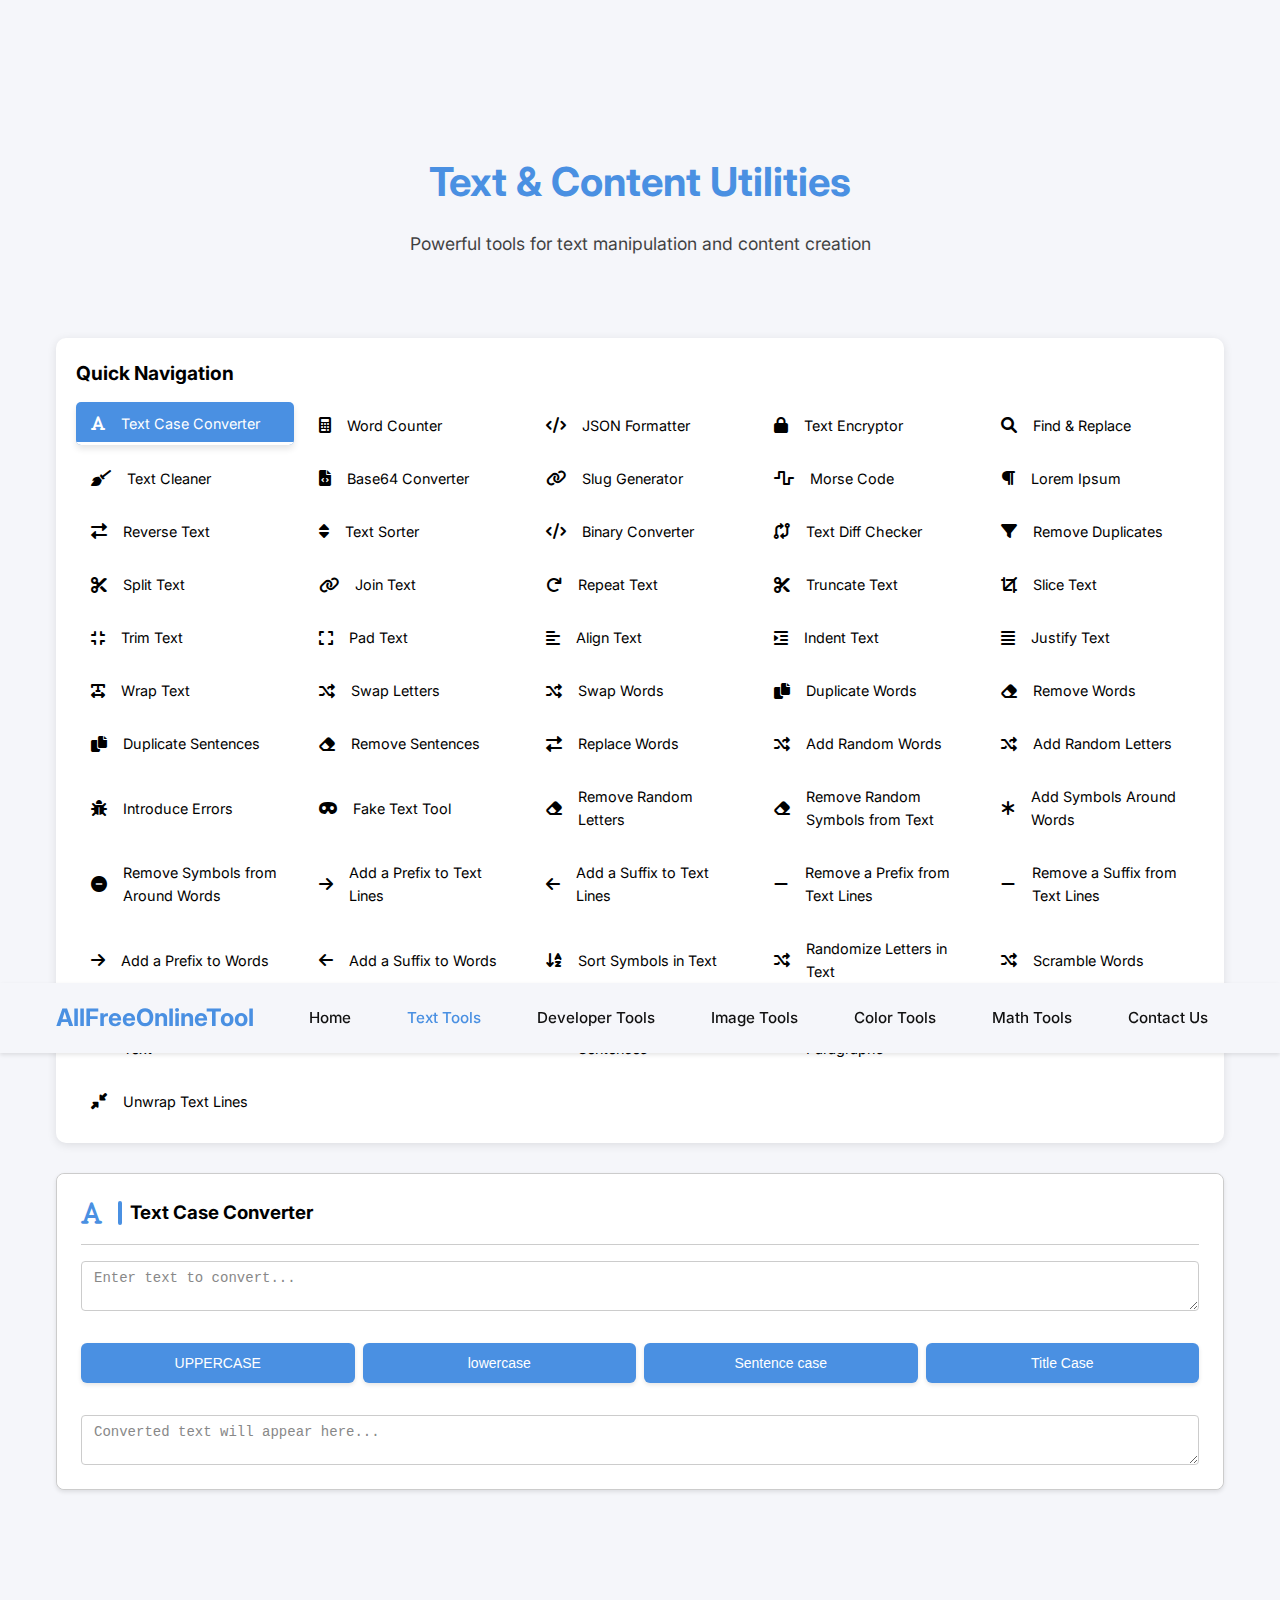
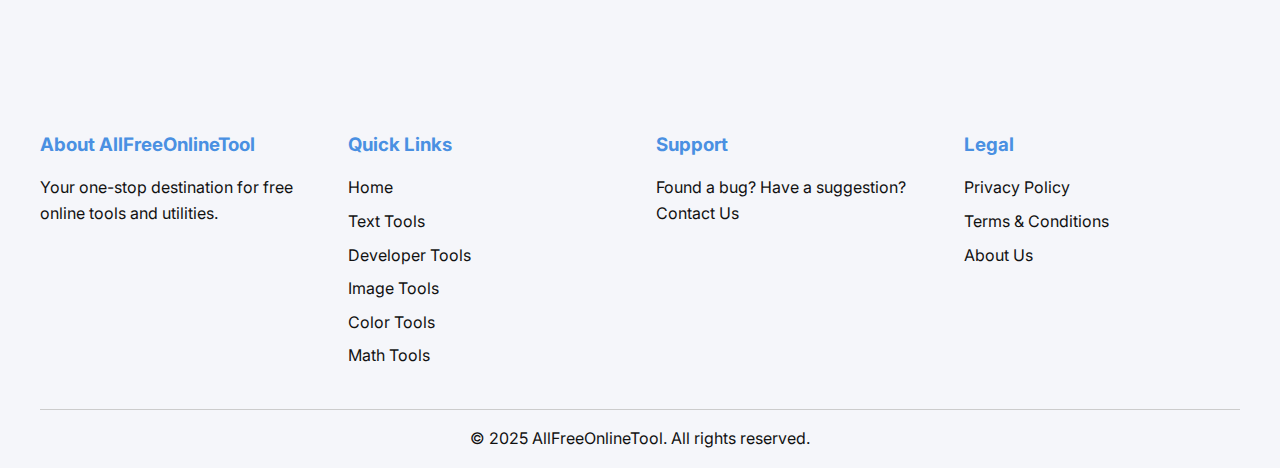
<file: pages/text-tools.html>
<!DOCTYPE html>
<html lang="en">
 <script type="application/ld+json">
{
  "@context": "https://schema.org",
  "@type": "WebSite",
  "name": "AllFreeOnlineTools",
  "url": "https://allfreeonlinetools.com/",
  "potentialAction": {
    "@type": "SearchAction",
    "target": "https://allfreeonlinetools.com/search?q={search_term_string}",
    "query-input": "required name=search_term_string"
  }
}
</script>   
<head>
    <meta charset="UTF-8">
    <meta name="viewport" content="width=device-width, initial-scale=1.0">
    <title>Text Tools - AllFreeOnlineTool</title>
    <link rel="stylesheet" href="../css/style.css">
    <link rel="stylesheet" href="https://cdnjs.cloudflare.com/ajax/libs/font-awesome/6.0.0/css/all.min.css">
    <link href="https://fonts.googleapis.com/css2?family=Inter:wght@400;500;600;700&display=swap" rel="stylesheet">
    <style>
        /* Tool Card Styles */
        .tool-card {
            display: none;
            margin-bottom: 2rem;
            background: var(--card-bg);
            border-radius: 8px;
            box-shadow: 0 2px 4px rgba(0, 0, 0, 0.1);
            padding: 1.5rem;
            transition: opacity 0.3s ease, transform 0.3s ease;
            opacity: 0;
            transform: translateY(20px);
            position: relative;
            z-index: 1;
        }

        .tool-card.active {
            display: block;
            opacity: 1;
            transform: translateY(0);
        }

        /* Input Group Styles */
        .input-group {
            display: flex;
            gap: 0.5rem;
            margin: 1rem 0;
            flex-wrap: wrap;
            align-items: center;
        }

        .input-group input,
        .input-group select {
            padding: 0.5rem;
            border: 1px solid var(--border-color);
            border-radius: 4px;
            background: var(--input-bg);
            color: black;
            font-family: 'Inter', sans-serif;
            font-size: 14px;
            min-width: 120px;
        }

        .input-group input[type="number"] {
            width: 100px;
        }

        .input-group input[type="text"] {
            flex: 1;
            min-width: 200px;
        }

        /* Tool Content Spacing */
        .tool-content {
            display: flex;
            flex-direction: column;
            gap: 1rem;
        }

        .button-group {
            display: flex;
            gap: 0.5rem;
            margin: 1rem 0;
            flex-wrap: wrap;
        }

        /* Quick Navigation Styles */
        .quick-nav {
            margin-bottom: 2rem;
            padding: 1rem;
            background: var(--card-bg);
            border-radius: 8px;
            box-shadow: 0 2px 4px rgba(0, 0, 0, 0.1);
        }

        .quick-nav h2 {
            margin-bottom: 1rem;
            color: black;
            font-size: 1.2rem;
        }

        .quick-nav-links {
            display: grid;
            grid-template-columns: repeat(auto-fill, minmax(200px, 1fr));
            gap: 1rem;
        }

        .quick-nav-links a {
            display: flex;
            align-items: center;
            padding: 0.75rem 1rem;
            background: var(--input-bg);
            border-radius: 6px;
            color: black;
            text-decoration: none;
            transition: all 0.3s ease;
            position: relative;
            overflow: hidden;
        }

        .quick-nav-links a:hover {
            background: var(--primary-color);
            color: white;
            transform: translateY(-2px);
        }

        .quick-nav-links a.active {
            background: var(--primary-color);
            color: white;
        }

        .quick-nav-links a.active::after {
            content: '';
            position: absolute;
            bottom: 0;
            left: 0;
            width: 100%;
            height: 3px;
            background: white;
            animation: slideIn 0.3s ease;
        }

        @keyframes slideIn {
            from { transform: translateX(-100%); }
            to { transform: translateX(0); }
        }

        .quick-nav-links a i {
            margin-right: 0.5rem;
        }

        /* Button Styles */
        .btn {
            padding: 0.75rem 1.5rem;
            background: var(--primary-color);
            color: white;
            border: none;
            border-radius: 6px;
            cursor: pointer;
            transition: all 0.3s ease;
            font-weight: 500;
        }

        .btn:hover {
            background: var(--primary-dark);
            transform: translateY(-2px);
        }

        .btn:active {
            transform: translateY(0);
        }

        /* Loading State */
        .btn.loading {
            position: relative;
            color: transparent;
        }

        .btn.loading::after {
            content: '';
            position: absolute;
            width: 20px;
            height: 20px;
            top: 50%;
            left: 50%;
            margin: -10px 0 0 -10px;
            border: 2px solid rgba(255, 255, 255, 0.3);
            border-top-color: white;
            border-radius: 50%;
            animation: spin 0.8s linear infinite;
        }

        @keyframes spin {
            to { transform: rotate(360deg); }
        }

        /* Text Analysis Styles */
        .analysis-stats {
            display: grid;
            grid-template-columns: repeat(auto-fit, minmax(200px, 1fr));
            gap: 1rem;
            margin: 1rem 0;
        }

        .stat-group {
            background: var(--input-bg);
            padding: 1rem;
            border-radius: 6px;
        }

        .stat {
            display: flex;
            justify-content: space-between;
            margin-bottom: 0.5rem;
        }

        .word-frequency {
            margin-top: 1rem;
        }

        .word-bar {
            display: flex;
            align-items: center;
            margin-bottom: 0.5rem;
        }

        .word-bar .word {
            width: 100px;
            overflow: hidden;
            text-overflow: ellipsis;
            white-space: nowrap;
        }

        .word-bar .bar {
            height: 20px;
            background: var(--primary-color);
            margin: 0 1rem;
            border-radius: 3px;
        }

        .word-bar .count {
            width: 40px;
            text-align: right;
        }

        /* Text Comparison Styles */
        .comparison-inputs {
            display: grid;
            grid-template-columns: 1fr 1fr;
            gap: 1rem;
            margin-bottom: 1rem;
        }

        .comparison-options {
            display: flex;
            gap: 1rem;
            margin-bottom: 1rem;
        }

        .comparison-results {
            margin-top: 1rem;
        }

        .similarity-score {
            text-align: center;
            margin-bottom: 1rem;
        }

        .similarity-score h4 {
            margin-bottom: 0.5rem;
        }

        #similarityScore {
            font-size: 2rem;
            font-weight: bold;
            color: var(--primary-color);
        }

        .diff-view {
            background: var(--input-bg);
            padding: 1rem;
            border-radius: 6px;
            max-height: 300px;
            overflow-y: auto;
        }

        .diff-view .unchanged {
            color: black;
        }

        .diff-view .added {
            color: #27ae60;
            background: rgba(39, 174, 96, 0.1);
        }

        .diff-view .removed {
            color: #c0392b;
            background: rgba(192, 57, 43, 0.1);
            text-decoration: line-through;
        }

        /* Text Transformation Styles */
        .transformation-options {
            display: flex;
            gap: 1rem;
            margin: 1rem 0;
        }

        .transformation-options select {
            flex: 1;
            padding: 0.5rem;
            border: 1px solid var(--border-color);
            border-radius: 4px;
            background: var(--input-bg);
            color: black;
        }

        /* Active Tool Styles */
        .tool-card {
            display: none;
            margin-bottom: 2rem;
            background: var(--card-bg);
            border-radius: 8px;
            box-shadow: 0 2px 4px rgba(0, 0, 0, 0.1);
            padding: 1.5rem;
            transition: opacity 0.3s ease, transform 0.3s ease;
            opacity: 0;
            transform: translateY(20px);
            position: relative;
            z-index: 1;
        }

        .tool-card.active {
            display: block;
            opacity: 1;
            transform: translateY(0);
        }

        .tool-header {
            display: flex;
            align-items: center;
            gap: 1rem;
            margin-bottom: 1rem;
            padding-bottom: 1rem;
            border-bottom: 1px solid var(--border-color);
        }

        .tool-header i {
            font-size: 1.5rem;
            color: var(--primary-color);
        }

        .tool-header h3 {
            margin: 0;
            color: black;
        }

        /* Active Navigation Link */
        .quick-nav-links a.active {
            background: var(--primary-color);
            color: white;
        }

        .quick-nav-links a.active::after {
            content: '';
            position: absolute;
            bottom: 0;
            left: 0;
            width: 100%;
            height: 3px;
            background: white;
            animation: slideIn 0.3s ease;
        }

        /* my new Style*/
        /* Quick Navigation */
        .quick-nav {
            background: var(--card-bg);
            border-radius: 10px;
            padding: 20px;
            margin-bottom: 30px;
            box-shadow: 0 2px 10px rgba(0, 0, 0, 0.1);
        }

        .quick-nav h2 {
            color: black;
            margin-bottom: 15px;
            font-size: 1.2rem;
        }

        .quick-nav-links {
            display: grid;
            grid-template-columns: repeat(auto-fill, minmax(200px, 1fr));
            gap: 10px;
        }

        .quick-nav-links a {
            display: flex;
            align-items: center;
            padding: 10px 15px;
            background: var(--bg-color);
            color: black;
            text-decoration: none;
            border-radius: 5px;
            transition: all 0.3s ease;
            font-size: 0.9rem;
        }

        .quick-nav-links a i {
            margin-right: 8px;
            font-size: 1rem;
        }

        .quick-nav-links a:hover {
            background: var(--primary-color);
            color: white;
            transform: translateY(-2px);
        }

        .quick-nav-links a.active {
            background: var(--primary-color);
            color: white;
        }

       /* textarea{
        background-color: black;
        color: white;
       } */
       textarea{
            color: black;
        }

    </style>
</head>
<body>
    <header class="header">
        <nav class="navbar">
            <div class="logo">
                <h1>AllFreeOnlineTool</h1>
            </div>
            <div class="nav-links">
                <a href="../index.html">Home</a>
                <a href="text-tools.html" class="active">Text Tools</a>
                <!-- <a href="file-conversion.html">File Conversion</a> -->
                <a href="dev-tools.html">Developer Tools</a>
                <a href="image-tools.html">Image Tools</a>
                <a href="color-tools.html">Color Tools</a>
                <a href="math-tools.html">Math Tools</a>
                <a href="contact.html">Contact Us</a>
            </div>

        </nav>
    </header>

    <main class="main-content">
        <section class="page-header">
            <h1>Text & Content Utilities</h1>
            <p>Powerful tools for text manipulation and content creation</p>
        </section>

        <!-- Quick Navigation -->
        <section class="quick-nav">
            <h2>Quick Navigation</h2>
            <div class="quick-nav-links">
                <a href="#text-case-converter"><i class="fas fa-font"></i> Text Case Converter</a>
                <a href="#word-counter"><i class="fas fa-calculator"></i> Word Counter</a>
                <a href="#json-formatter"><i class="fas fa-code"></i> JSON Formatter</a>
                <a href="#text-encryptor"><i class="fas fa-lock"></i> Text Encryptor</a>
                <a href="#find-replace"><i class="fas fa-search"></i> Find & Replace</a>
                <a href="#text-cleaner"><i class="fas fa-broom"></i> Text Cleaner</a>
                <a href="#base64-converter"><i class="fas fa-file-code"></i> Base64 Converter</a>
                <a href="#slug-generator"><i class="fas fa-link"></i> Slug Generator</a>
                <a href="#morse-code"><i class="fas fa-wave-square"></i> Morse Code</a>
                <a href="#lorem-ipsum"><i class="fas fa-paragraph"></i> Lorem Ipsum</a>
                <a href="#reverse-text"><i class="fas fa-exchange-alt"></i> Reverse Text</a>
                <a href="#text-sorter"><i class="fas fa-sort"></i> Text Sorter</a>
                <a href="#binary-converter"><i class="fas fa-code"></i> Binary Converter</a>
                <a href="#text-diff"><i class="fas fa-code-compare"></i> Text Diff Checker</a>
                <a href="#remove-duplicates"><i class="fas fa-filter"></i> Remove Duplicates</a>
                <a href="#split-text"><i class="fas fa-cut"></i> Split Text</a>
                <a href="#join-text"><i class="fas fa-link"></i> Join Text</a>
                <a href="#repeat-text"><i class="fas fa-redo"></i> Repeat Text</a>
                <a href="#truncate-text"><i class="fas fa-scissors"></i> Truncate Text</a>
                <a href="#slice-text"><i class="fas fa-crop"></i> Slice Text</a>
                <a href="#trim-text"><i class="fas fa-compress"></i> Trim Text</a>
                <a href="#pad-text"><i class="fas fa-expand"></i> Pad Text</a>
                <a href="#align-text"><i class="fas fa-align-left"></i> Align Text</a>
                <a href="#indent-text"><i class="fas fa-indent"></i> Indent Text</a>
                <a href="#justify-text"><i class="fas fa-align-justify"></i> Justify Text</a>
                <a href="#wrap-text"><i class="fas fa-text-width"></i> Wrap Text</a>
                <a href="#swap-letters"><i class="fas fa-random"></i> Swap Letters</a>
                <a href="#swap-words"><i class="fas fa-random"></i> Swap Words</a>
                <a href="#duplicate-words"><i class="fas fa-copy"></i> Duplicate Words</a>
                <a href="#remove-words"><i class="fas fa-eraser"></i> Remove Words</a>
                <a href="#duplicate-sentences"><i class="fas fa-copy"></i> Duplicate Sentences</a>
                <a href="#remove-sentences"><i class="fas fa-eraser"></i> Remove Sentences</a>
                <a href="#replace-words"><i class="fas fa-exchange-alt"></i> Replace Words</a>
                <a href="#add-random-words"><i class="fas fa-random"></i> Add Random Words</a>
                <a href="#add-random-letters"><i class="fas fa-random"></i> Add Random Letters</a>
                <a href="#introduce-errors"><i class="fas fa-bug"></i> Introduce Errors</a>
                <a href="#fake-text"><i class="fas fa-mask"></i> Fake Text Tool</a>
                <a href="#remove-random-letters"><i class="fas fa-eraser"></i> Remove Random Letters</a>
                <a href="#remove-random-symbols"><i class="fas fa-eraser"></i> Remove Random Symbols from Text</a>
                <a href="#add-symbols-around-words"><i class="fas fa-asterisk"></i> Add Symbols Around Words</a>
                <a href="#remove-symbols-around-words"><i class="fas fa-minus-circle"></i> Remove Symbols from Around Words</a>
                <a href="#add-prefix-lines"><i class="fas fa-arrow-right"></i> Add a Prefix to Text Lines</a>
                <a href="#add-suffix-lines"><i class="fas fa-arrow-left"></i> Add a Suffix to Text Lines</a>
                <a href="#remove-prefix-lines"><i class="fas fa-minus"></i> Remove a Prefix from Text Lines</a>
                <a href="#remove-suffix-lines"><i class="fas fa-minus"></i> Remove a Suffix from Text Lines</a>
                <a href="#add-prefix-words"><i class="fas fa-arrow-right"></i> Add a Prefix to Words</a>
                <a href="#add-suffix-words"><i class="fas fa-arrow-left"></i> Add a Suffix to Words</a>
                <a href="#sort-symbols"><i class="fas fa-sort-alpha-down"></i> Sort Symbols in Text</a>
                <a href="#randomize-letters"><i class="fas fa-random"></i> Randomize Letters in Text</a>
                <a href="#scramble-words"><i class="fas fa-random"></i> Scramble Words</a>
                <a href="#randomize-words"><i class="fas fa-random"></i> Randomize Words in Text</a>
                <a href="#randomize-lines"><i class="fas fa-random"></i> Randomize Text Lines</a>
                <a href="#randomize-sentences"><i class="fas fa-random"></i> Randomize Text Sentences</a>
                <a href="#randomize-paragraphs"><i class="fas fa-random"></i> Randomize Text Paragraphs</a>
                <a href="#calculate-letter-sum"><i class="fas fa-calculator"></i> Calculate Letter Sum</a>
                <a href="#unwrap-text"><i class="fas fa-compress-alt"></i> Unwrap Text Lines</a>
            </div>
        </section>

        <section class="tools-section">
            <div class="tools-grid">
                <!-- Text Case Converter -->
                <div class="tool-card active" id="text-case-converter">
                    <div class="tool-header">
                        <i class="fas fa-font"></i>
                        <h3>Text Case Converter</h3>
                    </div>
                    <div class="tool-content">
                        <textarea id="caseInput" placeholder="Enter text to convert..."></textarea>
                        <div class="button-group">
                            <button class="btn" data-case="upper">UPPERCASE</button>
                            <button class="btn" data-case="lower">lowercase</button>
                            <button class="btn" data-case="sentence">Sentence case</button>
                            <button class="btn" data-case="title">Title Case</button>
                        </div>
                        <textarea id="caseOutput" placeholder="Converted text will appear here..." readonly></textarea>
                    </div>
                </div>

                <!-- Word Counter -->
                <div class="tool-card" id="word-counter">
                    <div class="tool-header">
                        <i class="fas fa-calculator"></i>
                        <h3>Word Counter</h3>
                    </div>
                    <div class="tool-content">
                        <textarea id="wordInput" placeholder="Enter text to count..."></textarea>
                        <div class="analysis-stats">
                            <div class="stat-group">
                                <div class="stat" id="charCount">Characters: 0 | Words: 0 | Lines: 0 | Paragraphs: 0</div>
                            </div>
                            </div>
                    </div>
                </div>

                <!-- JSON Formatter -->
                <div class="tool-card" id="json-formatter">
                    <div class="tool-header">
                        <i class="fas fa-code"></i>
                        <h3>JSON Formatter</h3>
                        </div>
                    <div class="tool-content">
                        <textarea id="jsonInput" placeholder="Enter JSON to format..."></textarea>
                        <div class="button-group">
                            <button class="btn" data-json="format">Format JSON</button>
                            <button class="btn" data-json="minify">Minify JSON</button>
                        </div>
                        <textarea id="jsonOutput" placeholder="Formatted JSON will appear here..." readonly></textarea>
                    </div>
                </div>

                <!-- Text Encryptor -->
                <div class="tool-card" id="text-encryptor">
                    <div class="tool-header">
                        <i class="fas fa-lock"></i>
                        <h3>Text Encryptor</h3>
                        </div>
                    <div class="tool-content">
                        <textarea id="encryptInput" placeholder="Enter text to encrypt..."></textarea>
                        <div class="button-group">
                            <button class="btn" data-encrypt="caesar">Caesar Cipher</button>
                            <button class="btn" data-encrypt="rot13">ROT13</button>
                        </div>
                        <textarea id="encryptOutput" placeholder="Encrypted text will appear here..." readonly></textarea>
                    </div>
                </div>

                <!-- Find & Replace -->
                <div class="tool-card" id="find-replace">
                    <div class="tool-header">
                        <i class="fas fa-search"></i>
                        <h3>Find & Replace</h3>
                    </div>
                    <div class="tool-content">
                        <div class="input-group">
                            <input type="text" id="findInput" placeholder="Text to find...">
                            <input type="text" id="replaceInput" placeholder="Replace with...">
                            <label>
                                <input type="checkbox" id="caseSensitive">
                                Case sensitive
                            </label>
                        </div>
                        <textarea id="findReplaceInput" placeholder="Enter text to search in..."></textarea>
                        <button class="btn" id="findReplaceBtn">Replace All</button>
                        <textarea id="findReplaceOutput" placeholder="Result will appear here..." readonly></textarea>
                    </div>
                </div>

                <!-- Text Cleaner -->
                <div class="tool-card" id="text-cleaner">
                    <div class="tool-header">
                        <i class="fas fa-broom"></i>
                        <h3>Text Cleaner</h3>
                    </div>
                    <div class="tool-content">
                        <textarea id="cleanInput" placeholder="Enter text to clean..."></textarea>
                        <div class="button-group">
                            <button class="btn" data-clean="spaces">Remove Extra Spaces</button>
                            <button class="btn" data-clean="lines">Remove Empty Lines</button>
                            <button class="btn" data-clean="special">Remove Special Characters</button>
                        </div>
                        <textarea id="cleanOutput" placeholder="Cleaned text will appear here..." readonly></textarea>
                    </div>
                </div>

                <!-- Base64 Converter -->
                <div class="tool-card" id="base64-converter">
                    <div class="tool-header">
                        <i class="fas fa-file-code"></i>
                        <h3>Base64 Converter</h3>
                    </div>
                    <div class="tool-content">
                        <div class="comparison-inputs">
                            <div>
                                <h4>Encode</h4>
                                <textarea id="base64Encode" placeholder="Enter text to encode..."></textarea>
                                <button class="btn" data-base64="encode">Encode</button>
                                <textarea id="base64Encoded" placeholder="Base64 encoded text will appear here..." readonly></textarea>
                        </div>
                            <div>
                                <h4>Decode</h4>
                                <textarea id="base64Decode" placeholder="Enter Base64 to decode..."></textarea>
                                <button class="btn" data-base64="decode">Decode</button>
                                <textarea id="base64Decoded" placeholder="Decoded text will appear here..." readonly></textarea>
                        </div>
                    </div>
                    </div>
                </div>

                <!-- Slug Generator -->
                <div class="tool-card" id="slug-generator">
                    <div class="tool-header">
                        <i class="fas fa-link"></i>
                        <h3>Slug Generator</h3>
                    </div>
                    <div class="tool-content">
                        <textarea id="slugInput" placeholder="Enter text to convert to slug..."></textarea>
                        <button class="btn" id="generateSlugBtn">Generate Slug</button>
                        <textarea id="slugOutput" placeholder="Generated slug will appear here..." readonly></textarea>
                    </div>
                </div>

                <!-- Morse Code -->
                <div class="tool-card" id="morse-code">
                    <div class="tool-header">
                        <i class="fas fa-wave-square"></i>
                        <h3>Morse Code Converter</h3>
                    </div>
                    <div class="tool-content">
                        <div class="comparison-inputs">
                            <div>
                                <h4>Encode</h4>
                                <textarea id="morseEncode" placeholder="Enter text to encode..."></textarea>
                                <button class="btn" data-morse="encode">Encode</button>
                                <textarea id="morseEncoded" placeholder="Morse code will appear here..." readonly></textarea>
                        </div>
                            <div>
                                <h4>Decode</h4>
                                <textarea id="morseDecode" placeholder="Enter Morse code to decode..."></textarea>
                                <button class="btn" data-morse="decode">Decode</button>
                                <textarea id="morseDecoded" placeholder="Decoded text will appear here..." readonly></textarea>
                        </div>
                    </div>
                    </div>
                </div>

                <!-- Lorem Ipsum -->
                <div class="tool-card" id="lorem-ipsum">
                    <div class="tool-header">
                        <i class="fas fa-paragraph"></i>
                        <h3>Lorem Ipsum Generator</h3>
                    </div>
                    <div class="tool-content">
                        <div class="input-group">
                            <input type="number" id="paragraphCount" value="3" min="1" max="10">
                            <button class="btn" id="generateLoremBtn">Generate</button>
                        </div>
                        <textarea id="loremOutput" placeholder="Generated Lorem Ipsum will appear here..." readonly></textarea>
                    </div>
                </div>

                <!-- Text Sorter -->
                <div class="tool-card" id="text-sorter">
                    <div class="tool-header">
                        <i class="fas fa-sort"></i>
                        <h3>Text Sorter</h3>
                    </div>
                    <div class="tool-content">
                        <textarea id="sortInput" placeholder="Enter text to sort (one item per line)..."></textarea>
                        <div class="button-group">
                            <button class="btn" data-sort="alpha">Sort Alphabetically</button>
                            <button class="btn" data-sort="length">Sort by Length</button>
                        </div>
                        <textarea id="sortOutput" placeholder="Sorted text will appear here..." readonly></textarea>
                    </div>
                </div>

                <!-- Binary Converter -->
                <div class="tool-card" id="binary-converter">
                    <div class="tool-header">
                        <i class="fas fa-code"></i>
                        <h3>Binary Converter</h3>
                    </div>
                    <div class="tool-content">
                        <div class="comparison-inputs">
                            <div>
                                <h4>Text to Binary</h4>
                                <textarea id="textToBinary" placeholder="Enter text to convert..."></textarea>
                                <button class="btn" data-convert="toBinary">Convert to Binary</button>
                                <textarea id="binaryOutput" placeholder="Binary will appear here..." readonly></textarea>
                        </div>
                            <div>
                                <h4>Binary to Text</h4>
                                <textarea id="binaryToText" placeholder="Enter binary to convert..."></textarea>
                                <button class="btn" data-convert="toText">Convert to Text</button>
                                <textarea id="textOutput" placeholder="Text will appear here..." readonly></textarea>
                            </div>
                        </div>
                    </div>
                </div>

                <!-- Text Diff Checker -->
                <div class="tool-card" id="text-diff">
                    <div class="tool-header">
                        <i class="fas fa-code-compare"></i>
                        <h3>Text Diff Checker</h3>
                    </div>
                    <div class="tool-content">
                        <div class="comparison-inputs">
                            <textarea id="diffText1" placeholder="Enter first text..."></textarea>
                            <textarea id="diffText2" placeholder="Enter second text..."></textarea>
                        </div>
                        <button class="btn" id="compareBtn">Compare</button>
                        <textarea id="diffOutput" placeholder="Differences will appear here..." readonly></textarea>
                    </div>
                </div>

                <!-- Swap Letters -->
                <div class="tool-card" id="swap-letters">
                    <div class="tool-header">
                        <i class="fas fa-random"></i>
                        <h3>Swap Letters</h3>
                        </div>
                    <div class="tool-content">
                        <div class="input-group">
                            <input type="text" id="swapLetter1" placeholder="First letter">
                            <input type="text" id="swapLetter2" placeholder="Second letter">
                        </div>
                        <textarea id="swapLettersInput" placeholder="Enter text to swap letters in..."></textarea>
                        <button class="btn" id="swapLettersBtn">Swap Letters</button>
                        <textarea id="swapLettersOutput" placeholder="Result will appear here..." readonly></textarea>
                    </div>
                </div>

                <!-- Swap Words -->
                <div class="tool-card" id="swap-words">
                    <div class="tool-header">
                        <i class="fas fa-random"></i>
                        <h3>Swap Words</h3>
                        </div>
                    <div class="tool-content">
                        <div class="input-group">
                            <input type="text" id="swapWord1" placeholder="First word">
                            <input type="text" id="swapWord2" placeholder="Second word">
                        </div>
                        <textarea id="swapWordsInput" placeholder="Enter text to swap words in..."></textarea>
                        <button class="btn" id="swapWordsBtn">Swap Words</button>
                        <textarea id="swapWordsOutput" placeholder="Result will appear here..." readonly></textarea>
                    </div>
                </div>

                <!-- Duplicate Words -->
                <div class="tool-card" id="duplicate-words">
                    <div class="tool-header">
                        <i class="fas fa-copy"></i>
                        <h3>Duplicate Words</h3>
                        </div>
                    <div class="tool-content">
                        <div class="input-group">
                            <input type="number" id="duplicateCount" value="2" min="1" placeholder="Number of copies">
                        </div>
                        <textarea id="duplicateWordsInput" placeholder="Enter text to duplicate words in..."></textarea>
                        <button class="btn" id="duplicateWordsBtn">Duplicate Words</button>
                        <textarea id="duplicateWordsOutput" placeholder="Result will appear here..." readonly></textarea>
                    </div>
                </div>

                <!-- Remove Words -->
                <div class="tool-card" id="remove-words">
                    <div class="tool-header">
                        <i class="fas fa-eraser"></i>
                        <h3>Remove Words</h3>
                    </div>
                    <div class="tool-content">
                        <textarea id="removeWordsInput" placeholder="Enter text to remove words from..."></textarea>
                        <div class="input-group">
                            <input type="text" id="wordToRemove" placeholder="Enter word to remove">
                        </div>
                        <button class="btn" id="removeWordsBtn">Remove Words</button>
                        <textarea id="removeWordsOutput" placeholder="Result will appear here..." readonly></textarea>
                    </div>
                </div>

                <!-- Duplicate Sentences -->
                <div class="tool-card" id="duplicate-sentences">
                    <div class="tool-header">
                        <i class="fas fa-copy"></i>
                        <h3>Duplicate Sentences</h3>
                        </div>
                    <div class="tool-content">
                        <textarea id="duplicateSentencesInput" placeholder="Enter text to duplicate sentences..."></textarea>
                        <button class="btn" id="duplicateSentencesBtn">Duplicate Sentences</button>
                        <textarea id="duplicateSentencesOutput" placeholder="Result will appear here..." readonly></textarea>
                    </div>
                </div>

                <!-- Remove Sentences -->
                <div class="tool-card" id="remove-sentences">
                    <div class="tool-header">
                        <i class="fas fa-eraser"></i>
                        <h3>Remove Sentences</h3>
                    </div>
                    <div class="tool-content">
                        <div class="input-group">
                            <input type="text" id="sentenceToRemove" placeholder="Sentence to remove...">
                        </div>
                        <textarea id="removeSentencesInput" placeholder="Enter text to remove sentences from..."></textarea>
                        <button class="btn" id="removeSentencesBtn">Remove Sentences</button>
                        <textarea id="removeSentencesOutput" placeholder="Result will appear here..." readonly></textarea>
                    </div>
                </div>

                <!-- Replace Words -->
                <div class="tool-card" id="replace-words">
                    <div class="tool-header">
                        <i class="fas fa-exchange-alt"></i>
                        <h3>Replace Words</h3>
                        </div>
                    <div class="tool-content">
                        <div class="input-group">
                            <input type="text" id="wordToReplace" placeholder="Word to replace...">
                            <input type="text" id="replacementWord" placeholder="Replacement word...">
                        </div>
                        <textarea id="replaceWordsInput" placeholder="Enter text to replace words in..."></textarea>
                        <button class="btn" id="replaceWordsBtn">Replace Words</button>
                        <textarea id="replaceWordsOutput" placeholder="Result will appear here..." readonly></textarea>
                    </div>
                </div>

                <!-- Add Random Words -->
                <div class="tool-card" id="add-random-words">
                    <div class="tool-header">
                        <i class="fas fa-random"></i>
                        <h3>Add Random Words</h3>
                    </div>
                    <div class="tool-content">
                        <textarea id="addRandomWordsInput" placeholder="Enter text to add random words to..."></textarea>
                        <button class="btn" id="addRandomWordsBtn">Add Random Words</button>
                        <textarea id="addRandomWordsOutput" placeholder="Result will appear here..." readonly></textarea>
                    </div>
                </div>

                <!-- Add Random Letters -->
                <div class="tool-card" id="add-random-letters">
                    <div class="tool-header">
                        <i class="fas fa-random"></i>
                        <h3>Add Random Letters</h3>
                    </div>
                    <div class="tool-content">
                        <textarea id="addRandomLettersInput" placeholder="Enter text to add random letters to..."></textarea>
                        <button class="btn" id="addRandomLettersBtn">Add Random Letters</button>
                        <textarea id="addRandomLettersOutput" placeholder="Result will appear here..." readonly></textarea>
                    </div>
                </div>

                <!-- Introduce Errors -->
                <div class="tool-card" id="introduce-errors">
                    <div class="tool-header">
                        <i class="fas fa-bug"></i>
                        <h3>Introduce Errors</h3>
                    </div>
                    <div class="tool-content">
                        <div class="input-group">
                            <input type="number" id="errorRate" value="0.1" min="0" max="1" step="0.1">
                        </div>
                        <textarea id="introduceErrorsInput" placeholder="Enter text to introduce errors to..."></textarea>
                        <button class="btn" id="introduceErrorsBtn">Introduce Errors</button>
                        <textarea id="introduceErrorsOutput" placeholder="Result will appear here..." readonly></textarea>
                    </div>
                </div>

                <!-- Fake Text -->
                <div class="tool-card" id="fake-text">
                    <div class="tool-header">
                        <i class="fas fa-mask"></i>
                        <h3>Fake Text Generator</h3>
                    </div>
                    <div class="tool-content">
                        <div class="input-group">
                            <input type="number" id="fakeTextLength" value="50" min="1">
                        </div>
                        <button class="btn" id="generateFakeTextBtn">Generate</button>
                        <textarea id="fakeTextOutput" placeholder="Generated fake text will appear here..." readonly></textarea>
                    </div>
                </div>

                <!-- Remove Random Letters -->
                <div class="tool-card" id="remove-random-letters">
                    <div class="tool-header">
                        <i class="fas fa-eraser"></i>
                        <h3>Remove Random Letters</h3>
                    </div>
                    <div class="tool-content">
                        <div class="input-group">
                            <input type="number" id="letterRemovalRate" value="0.1" min="0" max="1" step="0.1">
                        </div>
                        <textarea id="removeRandomLettersInput" placeholder="Enter text to remove random letters from..."></textarea>
                        <button class="btn" id="removeRandomLettersBtn">Remove Random Letters</button>
                        <textarea id="removeRandomLettersOutput" placeholder="Result will appear here..." readonly></textarea>
                    </div>
                </div>

                <!-- Remove Random Symbols -->
                <div class="tool-card" id="remove-random-symbols">
                    <div class="tool-header">
                        <i class="fas fa-eraser"></i>
                        <h3>Remove Random Symbols</h3>
                    </div>
                    <div class="tool-content">
                        <div class="input-group">
                            <input type="number" id="symbolRemovalRate" value="0.1" min="0" max="1" step="0.1">
                        </div>
                        <textarea id="removeRandomSymbolsInput" placeholder="Enter text to remove random symbols from..."></textarea>
                        <button class="btn" id="removeRandomSymbolsBtn">Remove Random Symbols</button>
                        <textarea id="removeRandomSymbolsOutput" placeholder="Result will appear here..." readonly></textarea>
                    </div>
                </div>

                <!-- Add Symbols Around Words -->
                <div class="tool-card" id="add-symbols-around-words">
                    <div class="tool-header">
                        <i class="fas fa-asterisk"></i>
                        <h3>Add Symbols Around Words</h3>
                    </div>
                    <div class="tool-content">
                        <textarea id="addSymbolsInput" placeholder="Enter text to add symbols around words..."></textarea>
                        <button class="btn" id="addSymbolsBtn">Add Symbols</button>
                        <textarea id="addSymbolsOutput" placeholder="Result will appear here..." readonly></textarea>
                    </div>
                </div>

                <!-- Remove Symbols Around Words -->
                <div class="tool-card" id="remove-symbols-around-words">
                    <div class="tool-header">
                        <i class="fas fa-minus-circle"></i>
                        <h3>Remove Symbols Around Words</h3>
                    </div>
                    <div class="tool-content">
                        <textarea id="removeSymbolsInput" placeholder="Enter text to remove symbols around words..."></textarea>
                        <button class="btn" id="removeSymbolsBtn">Remove Symbols</button>
                        <textarea id="removeSymbolsOutput" placeholder="Result will appear here..." readonly></textarea>
                    </div>
                </div>

                <!-- Add Prefix Lines -->
                <div class="tool-card" id="add-prefix-lines">
                    <div class="tool-header">
                        <i class="fas fa-arrow-right"></i>
                        <h3>Add Prefix to Lines</h3>
                    </div>
                    <div class="tool-content">
                        <div class="input-group">
                            <input type="text" id="prefixText" placeholder="Prefix text...">
                        </div>
                        <textarea id="addPrefixLinesInput" placeholder="Enter text to add prefix to lines..."></textarea>
                        <button class="btn" id="addPrefixLinesBtn">Add Prefix</button>
                        <textarea id="addPrefixLinesOutput" placeholder="Result will appear here..." readonly></textarea>
                    </div>
                </div>

                <!-- Add Suffix Lines -->
                <div class="tool-card" id="add-suffix-lines">
                    <div class="tool-header">
                        <i class="fas fa-arrow-left"></i>
                        <h3>Add Suffix to Lines</h3>
                    </div>
                    <div class="tool-content">
                        <div class="input-group">
                            <input type="text" id="suffixText" placeholder="Suffix text...">
                        </div>
                        <textarea id="addSuffixLinesInput" placeholder="Enter text to add suffix to lines..."></textarea>
                        <button class="btn" id="addSuffixLinesBtn">Add Suffix</button>
                        <textarea id="addSuffixLinesOutput" placeholder="Result will appear here..." readonly></textarea>
                    </div>
                </div>

                <!-- Remove Prefix Lines -->
                <div class="tool-card" id="remove-prefix-lines">
                    <div class="tool-header">
                        <i class="fas fa-minus"></i>
                        <h3>Remove Prefix from Lines</h3>
                    </div>
                    <div class="tool-content">
                        <div class="input-group">
                            <input type="text" id="prefixToRemove" placeholder="Prefix to remove...">
                        </div>
                        <textarea id="removePrefixLinesInput" placeholder="Enter text to remove prefix from lines..."></textarea>
                        <button class="btn" id="removePrefixLinesBtn">Remove Prefix</button>
                        <textarea id="removePrefixLinesOutput" placeholder="Result will appear here..." readonly></textarea>
                    </div>
                </div>

                <!-- Remove Suffix Lines -->
                <div class="tool-card" id="remove-suffix-lines">
                    <div class="tool-header">
                        <i class="fas fa-minus"></i>
                        <h3>Remove Suffix from Lines</h3>
                    </div>
                    <div class="tool-content">
                        <div class="input-group">
                            <input type="text" id="suffixToRemove" placeholder="Suffix to remove...">
                        </div>
                        <textarea id="removeSuffixLinesInput" placeholder="Enter text to remove suffix from lines..."></textarea>
                        <button class="btn" id="removeSuffixLinesBtn">Remove Suffix</button>
                        <textarea id="removeSuffixLinesOutput" placeholder="Result will appear here..." readonly></textarea>
                    </div>
                </div>

                <!-- Add Prefix Words -->
                <div class="tool-card" id="add-prefix-words">
                    <div class="tool-header">
                        <i class="fas fa-arrow-right"></i>
                        <h3>Add Prefix to Words</h3>
                    </div>
                    <div class="tool-content">
                        <div class="input-group">
                            <input type="text" id="prefixWord" placeholder="Prefix word...">
                        </div>
                        <textarea id="addPrefixWordsInput" placeholder="Enter text to add prefix to words..."></textarea>
                        <button class="btn" id="addPrefixWordsBtn">Add Prefix</button>
                        <textarea id="addPrefixWordsOutput" placeholder="Result will appear here..." readonly></textarea>
                    </div>
                </div>

                <!-- Add Suffix Words -->
                <div class="tool-card" id="add-suffix-words">
                    <div class="tool-header">
                        <i class="fas fa-arrow-left"></i>
                        <h3>Add Suffix to Words</h3>
                    </div>
                    <div class="tool-content">
                        <div class="input-group">
                            <input type="text" id="suffixWord" placeholder="Suffix word...">
                        </div>
                        <textarea id="addSuffixWordsInput" placeholder="Enter text to add suffix to words..."></textarea>
                        <button class="btn" id="addSuffixWordsBtn">Add Suffix</button>
                        <textarea id="addSuffixWordsOutput" placeholder="Result will appear here..." readonly></textarea>
                    </div>
                </div>

                <!-- Sort Symbols -->
                <div class="tool-card" id="sort-symbols">
                    <div class="tool-header">
                        <i class="fas fa-sort-alpha-down"></i>
                        <h3>Sort Symbols</h3>
                    </div>
                    <div class="tool-content">
                        <textarea id="sortSymbolsInput" placeholder="Enter text to sort symbols..."></textarea>
                        <button class="btn" id="sortSymbolsBtn">Sort Symbols</button>
                        <textarea id="sortSymbolsOutput" placeholder="Result will appear here..." readonly></textarea>
                    </div>
                </div>

                <!-- Randomize Letters -->
                <div class="tool-card" id="randomize-letters">
                    <div class="tool-header">
                        <i class="fas fa-random"></i>
                        <h3>Randomize Letters</h3>
                    </div>
                    <div class="tool-content">
                        <textarea id="randomizeLettersInput" placeholder="Enter text to randomize letters..."></textarea>
                        <button class="btn" id="randomizeLettersBtn">Randomize Letters</button>
                        <textarea id="randomizeLettersOutput" placeholder="Result will appear here..." readonly></textarea>
                    </div>
                </div>

                <!-- Scramble Words -->
                <div class="tool-card" id="scramble-words">
                    <div class="tool-header">
                        <i class="fas fa-random"></i>
                        <h3>Scramble Words</h3>
                    </div>
                    <div class="tool-content">
                        <textarea id="scrambleWordsInput" placeholder="Enter text to scramble words..."></textarea>
                        <button class="btn" id="scrambleWordsBtn">Scramble Words</button>
                        <textarea id="scrambleWordsOutput" placeholder="Result will appear here..." readonly></textarea>
                    </div>
                </div>

                <!-- Randomize Words -->
                <div class="tool-card" id="randomize-words">
                    <div class="tool-header">
                        <i class="fas fa-random"></i>
                        <h3>Randomize Words</h3>
                    </div>
                    <div class="tool-content">
                        <textarea id="randomizeWordsInput" placeholder="Enter text to randomize words..."></textarea>
                        <button class="btn" id="randomizeWordsBtn">Randomize Words</button>
                        <textarea id="randomizeWordsOutput" placeholder="Result will appear here..." readonly></textarea>
                    </div>
                </div>

                <!-- Randomize Lines -->
                <div class="tool-card" id="randomize-lines">
                    <div class="tool-header">
                        <i class="fas fa-random"></i>
                        <h3>Randomize Lines</h3>
                    </div>
                    <div class="tool-content">
                        <textarea id="randomizeLinesInput" placeholder="Enter text to randomize lines..."></textarea>
                        <button class="btn" id="randomizeLinesBtn">Randomize Lines</button>
                        <textarea id="randomizeLinesOutput" placeholder="Result will appear here..." readonly></textarea>
                    </div>
                </div>

                <!-- Randomize Sentences -->
                <div class="tool-card" id="randomize-sentences">
                    <div class="tool-header">
                        <i class="fas fa-random"></i>
                        <h3>Randomize Sentences</h3>
                    </div>
                    <div class="tool-content">
                        <textarea id="randomizeSentencesInput" placeholder="Enter text to randomize sentences..."></textarea>
                        <button class="btn" id="randomizeSentencesBtn">Randomize Sentences</button>
                        <textarea id="randomizeSentencesOutput" placeholder="Result will appear here..." readonly></textarea>
                    </div>
                </div>

                <!-- Randomize Paragraphs -->
                <div class="tool-card" id="randomize-paragraphs">
                    <div class="tool-header">
                        <i class="fas fa-random"></i>
                        <h3>Randomize Paragraphs</h3>
                    </div>
                    <div class="tool-content">
                        <textarea id="randomizeParagraphsInput" placeholder="Enter text to randomize paragraphs..."></textarea>
                        <button class="btn" id="randomizeParagraphsBtn">Randomize Paragraphs</button>
                        <textarea id="randomizeParagraphsOutput" placeholder="Result will appear here..." readonly></textarea>
                    </div>
                </div>

                <!-- Calculate Letter Sum -->
                <div class="tool-card" id="calculate-letter-sum">
                    <div class="tool-header">
                        <i class="fas fa-calculator"></i>
                        <h3>Calculate Letter Sum</h3>
                    </div>
                    <div class="tool-content">
                        <textarea id="letterSumInput" placeholder="Enter text to calculate letter sum..."></textarea>
                        <button class="btn" id="calculateLetterSumBtn">Calculate Sum</button>
                        <textarea id="letterSumOutput" placeholder="Result will appear here..." readonly></textarea>
                    </div>
                </div>

                <!-- Unwrap Text -->
                <div class="tool-card" id="unwrap-text">
                    <div class="tool-header">
                        <i class="fas fa-compress-alt"></i>
                        <h3>Unwrap Text</h3>
                    </div>
                    <div class="tool-content">
                        <textarea id="unwrapTextInput" placeholder="Enter text to unwrap..."></textarea>
                        <button class="btn" id="unwrapTextBtn">Unwrap Text</button>
                        <textarea id="unwrapTextOutput" placeholder="Result will appear here..." readonly></textarea>
                    </div>
                </div>

                <!-- Reverse Text -->
                <div class="tool-card" id="reverse-text">
                    <div class="tool-header">
                        <i class="fas fa-exchange-alt"></i>
                        <h3>Reverse Text</h3>
                    </div>
                    <div class="tool-content">
                        <textarea id="reverseTextInput" placeholder="Enter text to reverse..."></textarea>
                        <button class="btn" id="reverseTextBtn">Reverse Text</button>
                        <textarea id="reverseTextOutput" placeholder="Reversed text will appear here..." readonly></textarea>
                    </div>
                </div>

                <!-- Remove Duplicate Lines -->
                <div class="tool-card" id="remove-duplicates">
                    <div class="tool-header">
                        <i class="fas fa-filter"></i>
                        <h3>Remove Duplicate Lines</h3>
                    </div>
                    <div class="tool-content">
                        <textarea id="duplicateInput" placeholder="Paste text with duplicate lines..."></textarea>
                        <button id="removeDuplicatesBtn" class="btn">Remove Duplicates</button>
                        <textarea id="duplicateOutput" placeholder="Unique lines will appear here..." readonly></textarea>
                    </div>
                </div>

                <!-- Split Text -->
                <div class="tool-card" id="split-text">
                    <div class="tool-header">
                        <i class="fas fa-cut"></i>
                        <h3>Split Text</h3>
                    </div>
                    <div class="tool-content">
                        <div class="input-group">
                            <input type="text" id="splitDelimiter" placeholder="Delimiter (default: newline)">
                        </div>
                        <textarea id="splitTextInput" placeholder="Enter text to split..."></textarea>
                        <button id="splitTextBtn" class="btn">Split Text</button>
                        <textarea id="splitTextOutput" placeholder="Split text will appear here..." readonly></textarea>
                    </div>
                </div>

                <!-- Join Text -->
                <div class="tool-card" id="join-text">
                    <div class="tool-header">
                        <i class="fas fa-link"></i>
                        <h3>Join Text</h3>
                    </div>
                    <div class="tool-content">
                        <div class="input-group">
                            <input type="text" id="joinDelimiter" placeholder="Delimiter (default: space)">
                        </div>
                        <textarea id="joinTextInput" placeholder="Enter text to join (one item per line)..."></textarea>
                        <button id="joinTextBtn" class="btn">Join Text</button>
                        <textarea id="joinTextOutput" placeholder="Joined text will appear here..." readonly></textarea>
                    </div>
                </div>

                <!-- Repeat Text -->
                <div class="tool-card" id="repeat-text">
                    <div class="tool-header">
                        <i class="fas fa-redo"></i>
                        <h3>Repeat Text</h3>
                    </div>
                    <div class="tool-content">
                        <div class="input-group">
                            <input type="number" id="repeatCount" value="2" min="1" placeholder="Number of repetitions">
                        </div>
                        <textarea id="repeatTextInput" placeholder="Enter text to repeat..."></textarea>
                        <button id="repeatTextBtn" class="btn">Repeat Text</button>
                        <textarea id="repeatTextOutput" placeholder="Repeated text will appear here..." readonly></textarea>
                    </div>
                </div>

                <!-- Truncate Text -->
                <div class="tool-card" id="truncate-text">
                    <div class="tool-header">
                        <i class="fas fa-scissors"></i>
                        <h3>Truncate Text</h3>
                    </div>
                    <div class="tool-content">
                        <div class="input-group">
                            <input type="number" id="truncateLength" value="100" min="1" placeholder="Maximum length">
                            <input type="text" id="truncateSuffix" value="..." placeholder="Suffix">
                        </div>
                        <textarea id="truncateTextInput" placeholder="Enter text to truncate..."></textarea>
                        <button id="truncateTextBtn" class="btn">Truncate Text</button>
                        <textarea id="truncateTextOutput" placeholder="Truncated text will appear here..." readonly></textarea>
                    </div>
                </div>

                <!-- Slice Text -->
                <div class="tool-card" id="slice-text">
                    <div class="tool-header">
                        <i class="fas fa-crop"></i>
                        <h3>Slice Text</h3>
                    </div>
                    <div class="tool-content">
                        <div class="input-group">
                            <input type="number" id="sliceStart" value="0" min="0" placeholder="Start position">
                            <input type="number" id="sliceEnd" placeholder="End position (optional)">
                        </div>
                        <textarea id="sliceTextInput" placeholder="Enter text to slice..."></textarea>
                        <button id="sliceTextBtn" class="btn">Slice Text</button>
                        <textarea id="sliceTextOutput" placeholder="Sliced text will appear here..." readonly></textarea>
                    </div>
                </div>

                <!-- Reverse Words -->
                <div class="tool-card" id="reverse-words">
                    <h3><i class="fas fa-exchange-alt"></i> Reverse Words</h3>
                    <div class="tool-content">
                        <textarea id="reverseWordsInput" placeholder="Enter text to reverse words..."></textarea>
                        <div class="button-group">
                            <button class="btn" id="reverseWordsBtn">Reverse Words</button>
                            <button class="btn" id="reverseWordsPreserveBtn">Reverse Words (Preserve Case)</button>
                        </div>
                        <textarea id="reverseWordsOutput" placeholder="Reversed words will appear here..." readonly></textarea>
                    </div>
                </div>

                <!-- Reverse Sentences -->
                <div class="tool-card" id="reverse-sentences">
                    <h3><i class="fas fa-exchange-alt"></i> Reverse Sentences</h3>
                    <div class="tool-content">
                        <textarea id="reverseSentencesInput" placeholder="Enter text to reverse sentences..."></textarea>
                        <div class="button-group">
                            <button class="btn" id="reverseSentencesBtn">Reverse Sentences</button>
                            <button class="btn" id="reverseSentencesPreserveBtn">Reverse Sentences (Preserve Case)</button>
                        </div>
                        <textarea id="reverseSentencesOutput" placeholder="Reversed sentences will appear here..." readonly></textarea>
                    </div>
                </div>

                <!-- Reverse Paragraphs -->
                <div class="tool-card" id="reverse-paragraphs">
                    <h3><i class="fas fa-exchange-alt"></i> Reverse Paragraphs</h3>
                    <div class="tool-content">
                        <textarea id="reverseParagraphsInput" placeholder="Enter text to reverse paragraphs..."></textarea>
                        <div class="button-group">
                            <button class="btn" id="reverseParagraphsBtn">Reverse Paragraphs</button>
                            <button class="btn" id="reverseParagraphsPreserveBtn">Reverse Paragraphs (Preserve Case)</button>
                        </div>
                        <textarea id="reverseParagraphsOutput" placeholder="Reversed paragraphs will appear here..." readonly></textarea>
                    </div>
                </div>

                <!-- Trim Text -->
                <div class="tool-card" id="trim-text">
                    <div class="tool-header">
                        <i class="fas fa-compress"></i>
                        <h3>Trim Text</h3>
                    </div>
                    <div class="tool-content">
                        <textarea id="trimTextInput" placeholder="Enter text to trim..."></textarea>
                        <div class="button-group">
                            <button class="btn" id="trimStartBtn">Trim Start</button>
                            <button class="btn" id="trimEndBtn">Trim End</button>
                            <button class="btn" id="trimBothBtn">Trim Both</button>
                        </div>
                        <textarea id="trimTextOutput" placeholder="Trimmed text will appear here..." readonly></textarea>
                    </div>
                </div>

                <!-- Pad Text -->
                <div class="tool-card" id="pad-text">
                    <div class="tool-header">
                        <i class="fas fa-expand"></i>
                        <h3>Pad Text</h3>
                    </div>
                    <div class="tool-content">
                        <div class="input-group">
                            <input type="number" id="padLength" value="20" min="1" placeholder="Target length">
                            <input type="text" id="padChar" value=" " placeholder="Padding character">
                            <select id="padDirection">
                                <option value="start">Start</option>
                                <option value="end">End</option>
                                <option value="both">Both</option>
                            </select>
                        </div>
                        <textarea id="padTextInput" placeholder="Enter text to pad..."></textarea>
                        <button class="btn" id="padTextBtn">Pad Text</button>
                        <textarea id="padTextOutput" placeholder="Padded text will appear here..." readonly></textarea>
                    </div>
                </div>

                <!-- Align Text -->
                <div class="tool-card" id="align-text">
                    <div class="tool-header">
                        <i class="fas fa-align-left"></i>
                        <h3>Align Text</h3>
                    </div>
                    <div class="tool-content">
                        <div class="input-group">
                            <select id="alignDirection">
                                <option value="left">Left</option>
                                <option value="center">Center</option>
                                <option value="right">Right</option>
                            </select>
                            <input type="number" id="alignWidth" value="80" min="1" placeholder="Line width">
                        </div>
                        <textarea id="alignTextInput" placeholder="Enter text to align..."></textarea>
                        <button class="btn" id="alignTextBtn">Align Text</button>
                        <textarea id="alignTextOutput" placeholder="Aligned text will appear here..." readonly></textarea>
                    </div>
                </div>

                <!-- Indent Text -->
                <div class="tool-card" id="indent-text">
                    <div class="tool-header">
                        <i class="fas fa-indent"></i>
                        <h3>Indent Text</h3>
                    </div>
                    <div class="tool-content">
                        <div class="input-group">
                            <input type="number" id="indentSize" value="4" min="1" placeholder="Indent size">
                            <select id="indentChar">
                                <option value="space">Spaces</option>
                                <option value="tab">Tabs</option>
                            </select>
                        </div>
                        <textarea id="indentTextInput" placeholder="Enter text to indent..."></textarea>
                        <button class="btn" id="indentTextBtn">Indent Text</button>
                        <textarea id="indentTextOutput" placeholder="Indented text will appear here..." readonly></textarea>
                    </div>
                </div>

                <!-- Justify Text -->
                <div class="tool-card" id="justify-text">
                    <div class="tool-header">
                        <i class="fas fa-align-justify"></i>
                        <h3>Justify Text</h3>
                    </div>
                    <div class="tool-content">
                        <div class="input-group">
                            <input type="number" id="justifyWidth" value="80" min="1" placeholder="Line width">
                        </div>
                        <textarea id="justifyTextInput" placeholder="Enter text to justify..."></textarea>
                        <button class="btn" id="justifyTextBtn">Justify Text</button>
                        <textarea id="justifyTextOutput" placeholder="Justified text will appear here..." readonly></textarea>
                    </div>
                </div>

                <!-- Wrap Text -->
                <div class="tool-card" id="wrap-text">
                    <div class="tool-header">
                        <i class="fas fa-text-width"></i>
                        <h3>Wrap Text</h3>
                    </div>
                    <div class="tool-content">
                        <div class="input-group">
                            <input type="number" id="wrapWidth" value="80" min="1" placeholder="Line width">
                            <select id="wrapMode">
                                <option value="word">Word Wrap</option>
                                <option value="char">Character Wrap</option>
                            </select>
                        </div>
                        <textarea id="wrapTextInput" placeholder="Enter text to wrap..."></textarea>
                        <button class="btn" id="wrapTextBtn">Wrap Text</button>
                        <textarea id="wrapTextOutput" placeholder="Wrapped text will appear here..." readonly></textarea>
                    </div>
                </div>
            </div>
        </section>
    </main>

    <footer class="footer">
        <div class="footer-content">
            <div class="footer-section">
                <h3>About AllFreeOnlineTool</h3>
                <p>Your one-stop destination for free online tools and utilities.</p>
            </div>
            <div class="footer-section">
                <h3>Quick Links</h3>
                <a href="../index.html">Home</a>
                <a href="text-tools.html">Text Tools</a>
                <a href="dev-tools.html">Developer Tools</a>
                <a href="image-tools.html">Image Tools</a>
                <a href="color-tools.html">Color Tools</a>
                <a href="math-tools.html">Math Tools</a>
            </div>
            <div class="footer-section">
                <h3>Support</h3>
                <p>Found a bug? Have a suggestion?</p>
                <a href="mailto:rahimullahebrahimkhail564700@gmail.com">Contact Us</a>
            </div>
             <div class="footer-section">
                <h3>Legal</h3>
                <a href="privacy-policy.html">Privacy Policy</a>
                <a href="terms-conditions.html">Terms & Conditions</a>
                <a href="about.html">About Us</a>
            </div>
        </div>
        <div class="footer-bottom">
            <p>&copy; 2025 AllFreeOnlineTool. All rights reserved.</p>
        </div>
    </footer>

    <script src="../js/main.js"></script>
    <script src="../js/text-tools.js"></script>
    <script>
    document.addEventListener('DOMContentLoaded', function() {
        // Navigation and Tool Card Management
        const quickNavLinks = document.querySelectorAll('.quick-nav-links a');
        const toolCards = document.querySelectorAll('.tool-card');

        // Function to show a specific tool card
        function showToolCard(cardId) {
            toolCards.forEach(card => {
                if (card.id === cardId) {
                    card.classList.add('active');
                    // Scroll to the card with smooth behavior
                    card.scrollIntoView({ behavior: 'smooth', block: 'start' });
                } else {
                    card.classList.remove('active');
                }
            });
        }

        // Show the first tool card by default
        showToolCard('text-case-converter');

        // Handle quick navigation clicks
        quickNavLinks.forEach(link => {
            link.addEventListener('click', function(e) {
                e.preventDefault();
                
                // Remove active class from all links
                quickNavLinks.forEach(l => l.classList.remove('active'));
                
                // Add active class to clicked link
                this.classList.add('active');
                
                // Get target tool card ID
                const targetId = this.getAttribute('href').substring(1);
                
                // Show the target tool card
                showToolCard(targetId);
            });
        });

        // Text Case Converter
        const caseInput = document.getElementById('caseInput');
        const caseOutput = document.getElementById('caseOutput');
        const caseButtons = document.querySelectorAll('[data-case]');

        caseButtons.forEach(button => {
            button.addEventListener('click', function() {
                const text = caseInput.value;
                const caseType = this.dataset.case;
                let result = '';

                switch(caseType) {
                    case 'upper':
                        result = text.toUpperCase();
                        break;
                    case 'lower':
                        result = text.toLowerCase();
                        break;
                    case 'sentence':
                        result = text.toLowerCase().replace(/(^\s*\w|[.!?]\s*\w)/g, c => c.toUpperCase());
                        break;
                    case 'title':
                        result = text.toLowerCase().replace(/\b\w/g, c => c.toUpperCase());
                        break;
                }

                caseOutput.value = result;
            });
        });

        // Word Counter
        const counterInput = document.getElementById('counterInput');
        const charCount = document.getElementById('charCount');
        const wordCount = document.getElementById('wordCount');
        const lineCount = document.getElementById('lineCount');
        const paragraphCount = document.getElementById('paragraphCount');

        function updateCounter() {
            const text = counterInput.value;
            
            // Character count
            charCount.textContent = text.length;
            
            // Word count
            const words = text.trim().split(/\s+/);
            wordCount.textContent = text.trim() ? words.length : 0;
            
            // Line count
            const lines = text.split('\n');
            lineCount.textContent = lines.length;
            
            // Paragraph count
            const paragraphs = text.split(/\n\s*\n/);
            paragraphCount.textContent = text.trim() ? paragraphs.length : 0;
        }

        counterInput.addEventListener('input', updateCounter);

        // JSON Formatter
        const jsonInput = document.getElementById('jsonInput');
        const jsonOutput = document.getElementById('jsonOutput');
        const jsonError = document.getElementById('jsonError');
        const formatJsonBtn = document.getElementById('formatJsonBtn');
        const minifyJsonBtn = document.getElementById('minifyJsonBtn');
        const validateJsonBtn = document.getElementById('validateJsonBtn');

        function formatJSON(json, pretty = true) {
            try {
                const obj = JSON.parse(json);
                return pretty ? JSON.stringify(obj, null, 2) : JSON.stringify(obj);
            } catch (e) {
                jsonError.textContent = 'Invalid JSON: ' + e.message;
                return null;
            }
        }

        formatJsonBtn.addEventListener('click', () => {
            const formatted = formatJSON(jsonInput.value, true);
            if (formatted) {
                jsonOutput.textContent = formatted;
                jsonError.textContent = '';
            }
        });

        minifyJsonBtn.addEventListener('click', () => {
            const minified = formatJSON(jsonInput.value, false);
            if (minified) {
                jsonOutput.textContent = minified;
                jsonError.textContent = '';
            }
        });

        validateJsonBtn.addEventListener('click', () => {
            try {
                JSON.parse(jsonInput.value);
                jsonError.textContent = 'Valid JSON';
                jsonError.style.color = 'green';
            } catch (e) {
                jsonError.textContent = 'Invalid JSON: ' + e.message;
                jsonError.style.color = 'red';
            }
        });

        // Remove Duplicates
        const duplicateInput = document.getElementById('duplicateInput');
        const duplicateOutput = document.getElementById('duplicateOutput');
        const removeDuplicatesBtn = document.getElementById('removeDuplicatesBtn');

        removeDuplicatesBtn.addEventListener('click', () => {
            const lines = duplicateInput.value.split('\n');
            const uniqueLines = [...new Set(lines)];
            duplicateOutput.value = uniqueLines.join('\n');
        });

        // Initialize all tool cards as hidden except the first one
        toolCards.forEach((card, index) => {
            if (index !== 0) {
                card.classList.remove('active');
            }
        });

        // Add copy functionality to all output textareas
        document.querySelectorAll('textarea[readonly]').forEach(textarea => {
            const copyBtn = document.createElement('button');
            copyBtn.className = 'btn copy-btn';
            copyBtn.innerHTML = '<i class="fas fa-copy"></i> Copy';
            copyBtn.addEventListener('click', () => {
                navigator.clipboard.writeText(textarea.value);
                copyBtn.innerHTML = '<i class="fas fa-check"></i> Copied!';
                setTimeout(() => {
                    copyBtn.innerHTML = '<i class="fas fa-copy"></i> Copy';
                }, 2000);
            });
            textarea.parentNode.insertBefore(copyBtn, textarea.nextSibling);
        });
    });
    </script>
</body>
</html>
</file>
<file: css/style.css>
:root {
    --primary-color: #4a90e2;
    --primary-color-rgb: 74, 144, 226;
    --secondary-color: #2ecc71;
    --text-color: #333;
    --background-color: #f5f6fa;
    --card-bg: #ffffff;
    --card-bg-hover: #f0f2f5;
    --border-color: #e1e4e8;
    --shadow: 0 2px 4px rgba(0, 0, 0, 0.1);
    --success-color: #2ecc71;
    --error-color: #e74c3c;
    --warning-color: #f1c40f;
    --info-color: #3498db;
    --input-bg: #fff;
    --placeholder-color: #999;
}

[data-theme="dark"] {
    --text-color: #fff;
    --border-color: #444;
    --input-bg: #2a2a2a;
    --card-bg: #2a2a2a;
    --placeholder-color: #888;
}

[data-theme="light"] {
    --text-color: #111;
    --border-color: #ccc;
    --input-bg: #fff;
    --card-bg: #fff;
    --placeholder-color: #888;
}

* {
    margin: 0;
    padding: 0;
    box-sizing: border-box;
}

body {
    font-family: 'Inter', sans-serif;
    background-color: var(--background-color);
    color: var(--text-color);
    line-height: 1.6;
    transition: background-color 0.3s, color 0.3s;
}

.header {
    background-color: var(--background-color);
    box-shadow: var(--shadow);
    position: sticky;
    top: 0;
    z-index: 1000;
}

.navbar {
    max-width: 1200px;
    margin: 0 auto;
    padding: 1rem;
    display: flex;
    justify-content: space-between;
    align-items: center;
    height: 70px;
}

.logo h1 {
    color: var(--primary-color);
    font-size: 1.5rem;
    font-weight: 700;
}

.nav-links {
    display: flex;
    gap: 1.5rem;
    align-items: center;
}

.nav-links a {
    color: var(--text-color);
    text-decoration: none;
    font-weight: 500;
    font-size: 0.95rem;
    padding: 0.5rem 1rem;
    border-radius: 0.375rem;
    transition: all 0.3s ease;
    height: 36px;
    display: flex;
    align-items: center;
}

.nav-links a:hover,
.nav-links a.active {
    background-color: var(--hover-color);
    color: var(--primary-color);
}

.theme-toggle {
    cursor: pointer;
    padding: 0.5rem;
    border-radius: 50%;
    transition: background-color 0.3s;
    height: 36px;
    width: 36px;
    display: flex;
    align-items: center;
    justify-content: center;
}

.theme-toggle:hover {
    background-color: var(--hover-color);
}

.main-content {
    max-width: 1200px;
    margin: 0 auto;
    padding: 2rem 1rem;
}

.hero {
    text-align: center;
    padding: 4rem 1rem;
    margin-bottom: 3rem;
}

.hero h1 {
    font-size: 2.5rem;
    color: var(--primary-color);
    margin-bottom: 1rem;
}

.tools-section {
    margin-bottom: 4rem;
}

.tools-section h2 {
    font-size: 1.875rem;
    margin-bottom: 2rem;
    color: var(--text-color);
}

.tools-grid {
    display: grid;
    grid-template-columns: 1fr;
    gap: 2rem;
    max-width: 1200px;
    margin: 0 auto;
}

/* Base Styles */
html {
    scroll-behavior: smooth;
    scroll-padding-top: 100px;
}

/* Tool Card Spacing and Scroll Margin */
.tool-card {
    scroll-margin-top: 100px;
    margin-bottom: 2rem;
    background: var(--card-bg);
    border-radius: 8px;
    box-shadow: 0 2px 4px rgba(0, 0, 0, 0.1);
    padding: 1.5rem;
    transition: all 0.3s ease;
    opacity: 0;
    transform: translateY(20px);
    position: relative;
    z-index: 1;
}

.tool-card.active {
    display: block;
    opacity: 1;
    transform: translateY(0);
}

.tool-card::before {
    content: '';
    position: absolute;
    top: -2px;
    left: -2px;
    right: -2px;
    bottom: -2px;
    background: linear-gradient(45deg, 
        var(--primary-color), 
        var(--primary-dark), 
        var(--primary-color), 
        var(--primary-dark)
    );
    background-size: 300% 300%;
    border-radius: 10px;
    z-index: -1;
    opacity: 0;
    transition: opacity 0.3s ease;
    animation: gradientMove 3s ease infinite;
}

@keyframes gradientMove {
    0% {
        background-position: 0% 50%;
    }
    50% {
        background-position: 100% 50%;
    }
    100% {
        background-position: 0% 50%;
    }
}

.tool-card:hover::before {
    opacity: 1;
}

.tool-card::after {
    content: '';
    position: absolute;
    top: 0;
    left: 0;
    right: 0;
    bottom: 0;
    background: var(--card-bg);
    border-radius: 8px;
    z-index: -1;
    transition: background-color 0.3s ease;
}

.tool-card:hover::after {
    background: var(--card-bg-hover, #1a1a1a);
}

.tool-card:hover {
    transform: translateY(-5px);
    box-shadow: 0 8px 16px rgba(0, 0, 0, 0.2);
}

.tool-card:hover .tool-header i {
    color: var(--primary-color);
    transform: scale(1.1);
}

.tool-card:hover .tool-header h2 {
    color: var(--primary-color);
}

.tool-card.loading::before {
    opacity: 1;
    animation: loadingBorder 1.5s linear infinite;
}

@keyframes loadingBorder {
    0% {
        background-position: 0% 50%;
    }
    100% {
        background-position: 400% 50%;
    }
}

.tool-card.loading {
    pointer-events: none;
}

.tool-card > * {
    position: relative;
    z-index: 1;
}

.tool-card h3 {
    color: var(--primary-color);
    margin-bottom: 1rem;
    display: flex;
    align-items: center;
    gap: 0.5rem;
}

.tool-card h3::before {
    content: '';
    display: inline-block;
    width: 4px;
    height: 1.5rem;
    background-color: var(--primary-color);
    border-radius: 2px;
}

.tool-content {
    display: flex;
    flex-direction: column;
    gap: 1.5rem;
    max-width: 100%;
}

.tool-content textarea,
.tool-content input[type="text"],
.tool-content input[type="number"],
.tool-content select {
    width: 100%;
    max-width: 100%;
}

.button-group {
    display: flex;
    gap: 1rem;
    flex-wrap: wrap;
    justify-content: center;
    width: 100%;
    margin: 1rem 0;
}

.button-group button {
    min-width: 180px;
    flex: 1;
    max-width: 300px;
}

.counter-stats {
    display: grid;
    grid-template-columns: repeat(auto-fit, minmax(200px, 1fr));
    gap: 1rem;
    width: 100%;
}

.counter-stats span {
    font-weight: 500;
}

.counter-stats span span {
    display: block;
    font-size: 1.5rem;
    color: var(--primary-color);
    margin-top: 0.25rem;
}

pre {
    background-color: var(--background-color);
    padding: 1rem;
    border-radius: 0.375rem;
    overflow-x: auto;
}

.footer {
    background-color: var(--card-background);
    padding: 3rem 1rem 1rem;
    margin-top: 4rem;
}

.footer-content {
    max-width: 1200px;
    margin: 0 auto;
    display: grid;
    grid-template-columns: repeat(auto-fit, minmax(250px, 1fr));
    gap: 2rem;
}

.footer-section h3 {
    color: var(--primary-color);
    margin-bottom: 1rem;
}

.footer-section a {
    color: var(--text-color);
    text-decoration: none;
    display: block;
    margin-bottom: 0.5rem;
}

.footer-section a:hover {
    color: var(--primary-color);
}

.footer-bottom {
    max-width: 1200px;
    margin: 2rem auto 0;
    padding-top: 1rem;
    border-top: 1px solid var(--border-color);
    text-align: center;
}

/* Mobile Navigation */
.mobile-menu-toggle {
    display: none;
    background: none;
    border: none;
    color: var(--text-color);
    font-size: 1.5rem;
    padding: 0.5rem;
    cursor: pointer;
}

.mobile-nav {
    display: none;
    position: fixed;
    top: 0;
    left: 0;
    width: 100%;
    height: 100vh;
    background-color: var(--background-color);
    padding: 2rem;
    z-index: 1000;
    transform: translateX(-100%);
    transition: transform 0.3s ease-in-out;
}

.mobile-nav.active {
    transform: translateX(0);
}

.mobile-nav a {
    display: block;
    padding: 1rem;
    font-size: 1.25rem;
    color: var(--text-color);
    text-decoration: none;
    border-bottom: 1px solid var(--border-color);
}

.mobile-nav a:hover {
    background-color: var(--hover-color);
    color: var(--primary-color);
}

@media (max-width: 768px) {
    .mobile-menu-toggle {
        display: block;
    }
    
    .nav-links {
        display: none;
    }
    
    .mobile-nav {
        display: block;
    }
    
    .hero h1 {
        font-size: 2rem;
    }
    
    .tools-grid {
        grid-template-columns: 1fr;
    }
}

/* Features Section */
.features {
    padding: 4rem 0;
}

.features h2 {
    text-align: center;
    font-size: 2rem;
    margin-bottom: 3rem;
    color: var(--text-color);
}

.features-grid {
    display: grid;
    grid-template-columns: repeat(auto-fit, minmax(250px, 1fr));
    gap: 2rem;
    padding: 0 1rem;
}

.feature-card {
    background-color: var(--card-background);
    padding: 2rem;
    border-radius: 0.5rem;
    text-align: center;
    transition: transform 0.3s;
}

.feature-card:hover {
    transform: translateY(-5px);
}

.feature-card i {
    font-size: 2.5rem;
    color: var(--primary-color);
    margin-bottom: 1rem;
}

.feature-card h3 {
    color: var(--text-color);
    margin-bottom: 1rem;
}

/* Categories Section */
.categories {
    padding: 4rem 0;
    background-color: var(--card-background);
}

.categories h2 {
    text-align: center;
    font-size: 2rem;
    margin-bottom: 3rem;
    color: var(--text-color);
}

.categories-grid {
    display: grid;
    grid-template-columns: repeat(auto-fit, minmax(280px, 1fr));
    gap: 2rem;
    padding: 0 1rem;
}

.category-card {
    background-color: var(--background-color);
    padding: 2rem;
    border-radius: 0.5rem;
    text-align: center;
    text-decoration: none;
    color: var(--text-color);
    transition: transform 0.3s, box-shadow 0.3s;
    box-shadow: 0 2px 4px rgba(0, 0, 0, 0.1);
}

.category-card:hover {
    transform: translateY(-5px);
    box-shadow: 0 4px 6px rgba(0, 0, 0, 0.1);
}

.category-card i {
    font-size: 2.5rem;
    color: var(--primary-color);
    margin-bottom: 1rem;
}

.category-card h3 {
    color: var(--text-color);
    margin-bottom: 1rem;
}

.category-card p {
    color: var(--text-color);
    opacity: 0.8;
}

@media (max-width: 768px) {
    .features-grid,
    .categories-grid {
        grid-template-columns: 1fr;
    }
    
    .feature-card,
    .category-card {
        padding: 1.5rem;
    }
}

/* Page Header */
.page-header {
    text-align: center;
    padding: 3rem 1rem;
    margin-bottom: 2rem;
}

.page-header h1 {
    font-size: 2.5rem;
    color: var(--primary-color);
    margin-bottom: 1rem;
}

.page-header p {
    color: var(--text-color);
    opacity: 0.8;
    font-size: 1.1rem;
}

/* Input Groups */
.input-group {
    display: flex;
    align-items: center;
    gap: 0.5rem;
    margin-bottom: 1rem;
}

.input-group label {
    color: var(--text-color);
    font-weight: 500;
}

.input-group input[type="number"] {
    width: 80px;
    padding: 0.5rem;
    border: 1px solid var(--border-color);
    border-radius: 0.375rem;
    background-color: var(--background-color);
    color: var(--text-color);
}

/* Language Translator */
.language-select {
    flex: 1;
    padding: 0.5rem;
    border: 1px solid var(--border-color);
    border-radius: 4px;
    background-color: var(--background-color);
    color: var(--text-color);
    font-family: inherit;
}

.swap-btn {
    padding: 0.5rem;
    background-color: var(--primary-color);
    color: white;
    border: none;
    border-radius: 4px;
    cursor: pointer;
    transition: background-color 0.3s;
}

.swap-btn:hover {
    background-color: var(--secondary-color);
}

.translator-controls {
    display: flex;
    gap: 0.5rem;
    margin-bottom: 0.5rem;
}

.translator-controls button {
    padding: 0.5rem;
    background-color: var(--primary-color);
    color: white;
    border: none;
    border-radius: 4px;
    cursor: pointer;
    transition: background-color 0.3s;
}

.translator-controls button:hover {
    background-color: var(--secondary-color);
}

.translator-controls button i {
    font-size: 1rem;
}

.file-upload {
    position: relative;
    margin: 1rem 0;
}

.file-upload input[type="file"] {
    display: none;
}

.file-upload label {
    display: inline-block;
    padding: 0.5rem 1rem;
    background-color: var(--primary-color);
    color: white;
    border-radius: 4px;
    cursor: pointer;
    transition: background-color 0.3s;
}

.file-upload label:hover {
    background-color: var(--secondary-color);
}

.translator-textarea {
    width: 100%;
    min-height: 150px;
    padding: 1rem;
    border: 1px solid var(--border-color);
    border-radius: 4px;
    background-color: var(--background-color);
    color: var(--text-color);
    font-family: inherit;
    resize: vertical;
}

.translator-textarea:focus {
    outline: none;
    border-color: var(--primary-color);
}

.translator-textarea[readonly] {
    background-color: var(--hover-color);
}

/* Loading Animation */
@keyframes pulse {
    0% { opacity: 1; }
    50% { opacity: 0.5; }
    100% { opacity: 1; }
}

.translating {
    animation: pulse 1.5s infinite;
}

/* Word Counter */
.counter-stats {
    display: grid;
    grid-template-columns: repeat(auto-fit, minmax(120px, 1fr));
    gap: 1rem;
    margin-top: 1rem;
}

.stat {
    display: flex;
    flex-direction: column;
    align-items: center;
    padding: 0.5rem;
    background-color: var(--hover-color);
    border-radius: 4px;
}

/* Text Diff Checker */
.diff-inputs {
    display: grid;
    grid-template-columns: 1fr 1fr;
    gap: 2rem;
    width: 100%;
}

.diff-output {
    margin-top: 1rem;
    padding: 1rem;
    background-color: var(--hover-color);
    border-radius: 4px;
    white-space: pre-wrap;
}

.diff-line {
    margin: 0.25rem 0;
}

.diff-removed {
    background-color: rgba(231, 76, 60, 0.2);
    text-decoration: line-through;
}

.diff-added {
    background-color: rgba(46, 204, 113, 0.2);
}

/* Binary Converter */
.conversion-group {
    width: 100%;
    max-width: 100%;
}

/* Find and Replace */
.find-replace-controls {
    width: 100%;
    max-width: 100%;
}

.find-replace-inputs {
    width: 100%;
    max-width: 100%;
}

.find-input,
.replace-input {
    width: 100%;
    max-width: 100%;
}

.find-replace-options {
    display: flex;
    justify-content: center;
    align-items: center;
    gap: 1rem;
    margin: 0.5rem 0;
}

.checkbox-label {
    display: flex;
    align-items: center;
    gap: 0.5rem;
    color: var(--text-color);
    font-size: 0.9rem;
    cursor: pointer;
}

.checkbox-label input[type="checkbox"] {
    width: 16px;
    height: 16px;
    cursor: pointer;
}

#findReplaceBtn {
    width: auto;
    min-width: 200px;
    padding: 0.75rem;
    font-weight: 500;
    margin: 0 auto;
}

@media (max-width: 768px) {
    .find-input,
    .replace-input {
        max-width: 100%;
    }
}

/* Animations */
@keyframes fadeIn {
    from {
        opacity: 0;
        transform: translateY(10px);
    }
    to {
        opacity: 1;
        transform: translateY(0);
    }
}

.tool-card {
    animation: fadeIn 0.3s ease-out;
}

/* Utility Classes */
.text-center {
    text-align: center;
}

.mt-1 { margin-top: 0.5rem; }
.mt-2 { margin-top: 1rem; }
.mt-3 { margin-top: 1.5rem; }
.mt-4 { margin-top: 2rem; }

.mb-1 { margin-bottom: 0.5rem; }
.mb-2 { margin-bottom: 1rem; }
.mb-3 { margin-bottom: 1.5rem; }
.mb-4 { margin-bottom: 2rem; }

/* Responsive Design */
@media (max-width: 768px) {
    .input-group {
        flex-direction: column;
    }

    .language-select {
        width: 100%;
    }

    .swap-btn {
        width: 100%;
        margin: 0.5rem 0;
    }

    .translator-controls {
        flex-wrap: wrap;
    }

    .translator-controls button {
        flex: 1;
        min-width: 80px;
    }

    .tool-card {
        padding: 1.5rem;
    }

    .button-group {
        flex-direction: column;
    }

    .button-group button {
        width: 100%;
    }

    .diff-inputs {
        grid-template-columns: 1fr;
    }
}

/* Text Diff Checker Styles */
.diff-container {
    background: var(--card-background);
    border-radius: 8px;
    padding: 1rem;
    margin-top: 1rem;
    font-family: monospace;
    white-space: pre-wrap;
    word-wrap: break-word;
    max-height: 500px;
    overflow-y: auto;
}

.diff-line {
    padding: 0.25rem 0.5rem;
    margin: 0.25rem 0;
    border-radius: 4px;
    display: flex;
    gap: 1rem;
}

.diff-line-number {
    color: var(--text-color);
    opacity: 0.5;
    font-size: 0.875rem;
    min-width: 2rem;
    text-align: right;
}

.diff-content {
    flex: 1;
}

.diff-line.same {
    background-color: var(--card-background);
}

.diff-line.added {
    background-color: rgba(34, 197, 94, 0.1);
}

.diff-line.removed {
    background-color: rgba(239, 68, 68, 0.1);
}

.diff-line.modified {
    background-color: rgba(234, 179, 8, 0.1);
}

.word-same {
    color: var(--text-color);
}

.word-added {
    color: #22c55e;
    background-color: rgba(34, 197, 94, 0.1);
    padding: 0.125rem 0.25rem;
    border-radius: 2px;
}

.word-removed {
    color: #ef4444;
    background-color: rgba(239, 68, 68, 0.1);
    padding: 0.125rem 0.25rem;
    border-radius: 2px;
    text-decoration: line-through;
}

.diff-statistics {
    display: grid;
    grid-template-columns: repeat(auto-fit, minmax(150px, 1fr));
    gap: 1rem;
    margin-top: 1rem;
    padding: 1rem;
    background-color: var(--card-background);
    border-radius: 8px;
}

.stat-item {
    display: flex;
    flex-direction: column;
    align-items: center;
    padding: 0.5rem;
    border-radius: 4px;
    background-color: var(--background-color);
}

.stat-label {
    font-size: 0.875rem;
    color: var(--text-color);
    opacity: 0.8;
}

.stat-value {
    font-size: 1.25rem;
    font-weight: 600;
    margin-top: 0.25rem;
}

.stat-value.unchanged {
    color: var(--text-color);
}

.stat-value.added {
    color: #22c55e;
}

.stat-value.removed {
    color: #ef4444;
}

.stat-value.modified {
    color: #eab308;
}

.diff-message {
    text-align: center;
    padding: 2rem;
    color: var(--text-color);
    opacity: 0.8;
    font-style: italic;
}

/* Diff input styles */
.diff-inputs {
    display: grid;
    grid-template-columns: 1fr 1fr;
    gap: 1rem;
    margin-bottom: 1rem;
}

.diff-inputs textarea {
    min-height: 200px;
    font-family: monospace;
    line-height: 1.5;
}

@media (max-width: 768px) {
    .diff-inputs {
        grid-template-columns: 1fr;
    }
    
    .diff-statistics {
        grid-template-columns: repeat(2, 1fr);
    }
}

/* Input Styles */
input[type="text"],
input[type="number"],
input[type="email"],
input[type="password"],
input[type="search"],
input[type="tel"],
input[type="url"],
textarea,
select {
    width: 100%;
    padding: 8px 12px;
    border: 1px solid var(--border-color);
    border-radius: 4px;
    background-color: var(--input-bg);
    color: var(--text-color);
    font-size: 14px;
    transition: border-color 0.3s ease, box-shadow 0.3s ease;
}

input::placeholder,
textarea::placeholder {
    color: var(--placeholder-color);
    opacity: 1;
}

input:focus,
textarea:focus,
select:focus {
    outline: none;
    border-color: var(--primary-color);
    box-shadow: 0 0 0 2px rgba(var(--primary-color-rgb), 0.2);
}

/* Dark Mode Select Styles */
.dark-mode-select {
    width: 100%;
    padding: 8px 12px;
    border: 1px solid var(--border-color);
    border-radius: 4px;
    background-color: var(--input-bg);
    color: var(--text-color);
    font-size: 14px;
    cursor: pointer;
    transition: border-color 0.3s ease;
}

.dark-mode-select:hover {
    border-color: var(--primary-color);
}

.dark-mode-select:focus {
    outline: none;
    border-color: var(--primary-color);
    box-shadow: 0 0 0 2px rgba(var(--primary-color-rgb), 0.2);
}

.dark-mode-select option {
    background-color: var(--input-bg);
    color: var(--text-color);
    padding: 8px;
}

/* Tool Card Styles */
.tool-card {
    background-color: var(--card-bg);
    border: 1px solid var(--border-color);
    border-radius: 8px;
    padding: 20px;
    margin-bottom: 20px;
}

.tool-card h3 {
    color: var(--text-color);
    margin-bottom: 15px;
}

.tool-content {
    display: flex;
    flex-direction: column;
    gap: 15px;
}

.input-group {
    display: flex;
    flex-direction: column;
    gap: 5px;
}

.input-group label {
    font-weight: 500;
    color: var(--text-color);
}

/* Unit Converter Styles */
.unit-conversion-container {
    display: flex;
    gap: 20px;
    margin-bottom: 15px;
}

.unit-group {
    flex: 1;
    display: flex;
    flex-direction: column;
    gap: 5px;
}

.unit-group label {
    font-weight: 500;
    color: var(--text-color);
}

.btn {
    padding: 10px 20px;
    background-color: var(--primary-color);
    color: white;
    border: none;
    border-radius: 4px;
    cursor: pointer;
    font-size: 14px;
    transition: background-color 0.3s ease;
}

.btn:hover {
    background-color: rgba(var(--primary-color-rgb), 0.9);
}

.result-display {
    margin-top: 15px;
    padding: 15px;
    border: 1px solid var(--border-color);
    border-radius: 4px;
    background-color: var(--input-bg);
}

.result-value {
    font-size: 18px;
    font-weight: 500;
    color: var(--text-color);
    margin-bottom: 10px;
}

.calculation-steps {
    font-size: 14px;
    color: var(--text-color);
}

.step {
    margin-bottom: 5px;
}

.error {
    color: #dc3545;
    font-size: 14px;
}

/* Quick Navigation */
.quick-nav {
    background: var(--card-bg);
    border-radius: 10px;
    padding: 20px;
    margin-bottom: 30px;
    box-shadow: 0 2px 10px rgba(0, 0, 0, 0.1);
}

.quick-nav h2 {
    color: var(--text-color);
    margin-bottom: 15px;
    font-size: 1.2rem;
}

.quick-nav-links {
    display: grid;
    grid-template-columns: repeat(auto-fill, minmax(200px, 1fr));
    gap: 10px;
}

.quick-nav-links a {
    display: flex;
    align-items: center;
    padding: 10px 15px;
    background: var(--input-bg);
    color: var(--text-color);
    text-decoration: none;
    border-radius: 5px;
    transition: all 0.3s ease;
    font-size: 0.9rem;
}

.quick-nav-links a i {
    margin-right: 8px;
    font-size: 1rem;
}

.quick-nav-links a:hover {
    background: var(--primary-color);
    color: white;
    transform: translateY(-2px);
}

.quick-nav-links a.active {
    background: var(--primary-color);
    color: white;
}

/* Color Tools Styles */
.color-picker-container {
    display: flex;
    flex-direction: column;
    gap: 1rem;
    align-items: center;
}

.color-picker-container input[type="color"] {
    width: 100px;
    height: 100px;
    border: none;
    border-radius: 8px;
    cursor: pointer;
}

.color-info {
    display: flex;
    flex-direction: column;
    gap: 0.5rem;
    width: 100%;
}

.color-value {
    display: flex;
    align-items: center;
    gap: 0.5rem;
}

.color-value span {
    min-width: 60px;
    font-weight: 500;
}

.color-value input {
    flex: 1;
    padding: 0.5rem;
    border: 1px solid var(--border-color);
    border-radius: 4px;
    background: var(--input-bg);
    color: var(--text-color);
}

/* Palette Generator */
.palette-controls {
    display: flex;
    flex-direction: column;
    gap: 1rem;
    margin-bottom: 1rem;
}

.palette-controls .color-inputs {
    display: flex;
    justify-content: center;
}

.palette-controls .color-inputs input[type="color"] {
    width: 60px;
    height: 60px;
    border: none;
    border-radius: 8px;
    cursor: pointer;
    padding: 0;
}

.palette-options {
    display: flex;
    gap: 1rem;
    align-items: center;
    justify-content: center;
}

.palette-options .select-input {
    min-width: 200px;
    padding: 0.75rem;
    border: 1px solid var(--border-color);
    border-radius: 8px;
    background: var(--background-color);
    color: var(--text-color);
    font-size: 1rem;
    cursor: pointer;
}

.palette-options .btn {
    padding: 0.75rem 1.5rem;
    background: linear-gradient(135deg, var(--primary-color), var(--secondary-color));
    color: white;
    border: none;
    border-radius: 8px;
    cursor: pointer;
    transition: all 0.3s ease;
    display: flex;
    align-items: center;
    gap: 0.5rem;
}

.palette-options .btn:hover {
    transform: translateY(-1px);
    box-shadow: 0 4px 6px rgba(0, 0, 0, 0.1);
}

.palette-options .btn i {
    font-size: 1rem;
    transition: transform 0.3s ease;
}

.palette-options .btn:hover i {
    transform: rotate(180deg);
}

.palette-preview {
    display: grid;
    grid-template-columns: repeat(auto-fit, minmax(120px, 1fr));
    gap: 1rem;
    margin-top: 1rem;
}

.palette-color {
    aspect-ratio: 1;
    border-radius: 8px;
    position: relative;
    cursor: pointer;
    transition: all 0.3s ease;
    overflow: hidden;
}

.palette-color:hover {
    transform: scale(1.05);
    box-shadow: 0 4px 6px rgba(0, 0, 0, 0.1);
}

.palette-color span {
    position: absolute;
    bottom: 0;
    left: 0;
    right: 0;
    background: rgba(0, 0, 0, 0.7);
    color: white;
    padding: 0.5rem;
    font-size: 0.875rem;
    text-align: center;
    font-family: monospace;
    transition: all 0.3s ease;
}

.palette-color:hover span {
    background: rgba(0, 0, 0, 0.8);
}

.palette-color .copy-btn {
    position: absolute;
    top: 0.5rem;
    right: 0.5rem;
    opacity: 0;
    transition: all 0.3s ease;
    background: rgba(255, 255, 255, 0.9);
    color: var(--primary-color);
}

.palette-color:hover .copy-btn {
    opacity: 1;
    transform: translateY(0);
}

.palette-color .copy-btn:hover {
    background: white;
    transform: translateY(-2px);
}

@media (max-width: 768px) {
    .palette-options {
        flex-direction: column;
    }

    .palette-options .select-input,
    .palette-options .btn {
        width: 100%;
    }

    .palette-preview {
        grid-template-columns: repeat(2, 1fr);
    }

    .palette-color {
        width: 100%;
    }
}

/* Gradient Generator */
.gradient-controls {
    display: flex;
    flex-direction: column;
    gap: 1rem;
    margin-bottom: 1rem;
}

.color-inputs {
    display: flex;
    gap: 1rem;
}

.color-inputs input[type="color"] {
    width: 50px;
    height: 50px;
    border: none;
    border-radius: 4px;
    cursor: pointer;
}

.gradient-preview {
    width: 100%;
    height: 200px;
    border-radius: 8px;
    margin: 1rem 0;
}

.gradient-code {
    display: flex;
    gap: 1rem;
}

.gradient-code input {
    flex: 1;
    padding: 0.5rem;
    border: 1px solid var(--border-color);
    border-radius: 4px;
    background: var(--input-bg);
    color: var(--text-color);
}

/* Color Converter */
.converter-input {
    display: flex;
    gap: 1rem;
    margin-bottom: 1rem;
}

.converter-input input {
    flex: 1;
    padding: 0.5rem;
    border: 1px solid var(--border-color);
    border-radius: 4px;
    background: var(--input-bg);
    color: var(--text-color);
}

.conversion-results {
    display: flex;
    flex-direction: column;
    gap: 0.5rem;
}

/* Toast Notification */
.toast {
    position: fixed;
    bottom: 20px;
    right: 20px;
    background: var(--primary-color);
    color: white;
    padding: 1rem 2rem;
    border-radius: 4px;
    animation: slideIn 0.3s ease, fadeOut 0.3s ease 2.7s;
    z-index: 1000;
}

@keyframes slideIn {
    from {
        transform: translateX(100%);
        opacity: 0;
    }
    to {
        transform: translateX(0);
        opacity: 1;
    }
}

@keyframes fadeOut {
    from {
        opacity: 1;
    }
    to {
        opacity: 0;
    }
}

/* Responsive Design */
@media (max-width: 768px) {
    .quick-nav-container {
        flex-direction: column;
        align-items: stretch;
    }

    .quick-nav-item {
        flex-direction: row;
        justify-content: flex-start;
    }

    .quick-nav-item i {
        margin-bottom: 0;
        margin-right: 1rem;
    }

    .palette-color {
        width: calc(50% - 0.5rem);
    }

    .gradient-controls {
        flex-direction: column;
    }

    .color-inputs {
        flex-direction: column;
    }
}

/* Border Animation for Tool Cards */
.tool-card {
    position: relative;
    transition: all 0.3s ease;
}

.tool-card::before {
    content: '';
    position: absolute;
    top: -2px;
    left: -2px;
    right: -2px;
    bottom: -2px;
    background: linear-gradient(45deg, #ff6b6b, #4ecdc4, #45b7d1, #96c93d);
    background-size: 400% 400%;
    z-index: -1;
    border-radius: 10px;
    opacity: 0;
    transition: opacity 0.3s ease;
    animation: gradientBorder 3s ease infinite;
}

.tool-card:target::before {
    opacity: 1;
    animation: gradientBorder 3s ease infinite;
}

@keyframes gradientBorder {
    0% {
        background-position: 0% 50%;
    }
    50% {
        background-position: 100% 50%;
    }
    100% {
        background-position: 0% 50%;
    }
}

/* Smooth Scroll Behavior */
html {
    scroll-behavior: smooth;
}

/* JSON Formatter */
.json-output {
    background-color: var(--card-background);
    padding: 1rem;
    border-radius: 4px;
    font-family: monospace;
    white-space: pre-wrap;
    word-wrap: break-word;
    max-height: 400px;
    overflow-y: auto;
    margin-top: 1rem;
    border: 1px solid var(--border-color);
}

.error-message {
    color: var(--error-color);
    padding: 0.5rem;
    margin: 0.5rem 0;
    border-radius: 4px;
    background-color: rgba(231, 76, 60, 0.1);
    display: none;
}

.error-message.show {
    display: block;
}

#jsonInput {
    font-family: monospace;
    min-height: 150px;
}

/* JSON Syntax Highlighting */
.json-key { color: #9cdcfe; }
.json-string { color: #ce9178; }
.json-number { color: #b5cea8; }
.json-boolean { color: #569cd6; }
.json-null { color: #569cd6; }

/* Button Styles */
button {
    padding: 0.75rem 1.5rem;
    background: linear-gradient(135deg, var(--primary-color), var(--secondary-color));
    color: white;
    border: none;
    border-radius: 8px;
    cursor: pointer;
    transition: all 0.3s ease;
    font-weight: 500;
    display: flex;
    align-items: center;
    justify-content: center;
    gap: 0.5rem;
    position: relative;
    overflow: hidden;
    box-shadow: 0 2px 4px rgba(0, 0, 0, 0.1);
}

button::before {
    content: '';
    position: absolute;
    top: 0;
    left: -100%;
    width: 100%;
    height: 100%;
    background: linear-gradient(
        90deg,
        transparent,
        rgba(255, 255, 255, 0.2),
        transparent
    );
    transition: 0.5s;
}

textarea{
    color: black;
}

button:hover {
    transform: translateY(-2px);
    box-shadow: 0 4px 8px rgba(0, 0, 0, 0.2);
    background: linear-gradient(135deg, var(--secondary-color), var(--primary-color));
}

button:hover::before {
    left: 100%;
}

button:active {
    transform: translateY(0);
    box-shadow: 0 2px 4px rgba(0, 0, 0, 0.1);
}

button:disabled {
    background: #ccc;
    cursor: not-allowed;
    transform: none;
    box-shadow: none;
}

/* Tool-specific button styles */
#compareBtn {
    background: linear-gradient(135deg, #4CAF50, #45a049);
}

#compareBtn:hover {
    background: linear-gradient(135deg, #45a049, #4CAF50);
}

#formatJsonBtn {
    background: linear-gradient(135deg, #2196F3, #1976D2);
}

#formatJsonBtn:hover {
    background: linear-gradient(135deg, #1976D2, #2196F3);
}

#minifyJsonBtn {
    background: linear-gradient(135deg, #FF9800, #F57C00);
}

#minifyJsonBtn:hover {
    background: linear-gradient(135deg, #F57C00, #FF9800);
}

#validateJsonBtn {
    background: linear-gradient(135deg, #9C27B0, #7B1FA2);
}

#validateJsonBtn:hover {
    background: linear-gradient(135deg, #7B1FA2, #9C27B0);
}

/* Loading state for buttons */
button.loading {
    position: relative;
    color: transparent;
}

button.loading::after {
    content: '';
    position: absolute;
    width: 20px;
    height: 20px;
    border: 2px solid #fff;
    border-radius: 50%;
    border-top-color: transparent;
    animation: spin 1s linear infinite;
}

@keyframes spin {
    to {
        transform: rotate(360deg);
    }
}

/* Responsive button styles */
@media (max-width: 768px) {
    .button-group {
        flex-direction: column;
    }

    .button-group button {
        width: 100%;
        max-width: 100%;
    }
}

/* Diff Checker Styles */
.diff-section {
    margin: 10px 0;
    border-radius: 4px;
    overflow: hidden;
}

.diff-line {
    display: flex;
    padding: 2px 10px;
    font-family: monospace;
    white-space: pre;
    line-height: 1.5;
}

.diff-line.added {
    background-color: rgba(16, 185, 129, 0.1);
}

.diff-line.removed {
    background-color: rgba(239, 68, 68, 0.1);
}

.diff-line.same {
    background-color: transparent;
}

.line-numbers {
    color: #6b7280;
    padding-right: 10px;
    border-right: 1px solid #e5e7eb;
    margin-right: 10px;
    min-width: 80px;
    text-align: right;
    user-select: none;
}

.line-content {
    flex: 1;
    overflow-x: auto;
}

.word-added {
    background-color: rgba(16, 185, 129, 0.2);
    border-radius: 2px;
}

.word-removed {
    background-color: rgba(239, 68, 68, 0.2);
    border-radius: 2px;
    text-decoration: line-through;
}

.diff-statistics {
    display: flex;
    gap: 20px;
    padding: 10px;
    background-color: var(--card-background);
    border-radius: 4px;
    margin-top: 10px;
}

.stat-item {
    display: flex;
    align-items: center;
    gap: 5px;
}

.stat-label {
    color: var(--text-color);
    font-weight: 500;
}

.stat-value {
    padding: 2px 8px;
    border-radius: 4px;
    font-weight: 600;
}

.stat-value.added {
    background-color: rgba(16, 185, 129, 0.1);
    color: #10b981;
}

.stat-value.removed {
    background-color: rgba(239, 68, 68, 0.1);
    color: #ef4444;
}

.stat-value.unchanged {
    background-color: rgba(156, 163, 175, 0.1);
    color: #9ca3af;
}

.stat-value.total {
    background-color: rgba(59, 130, 246, 0.1);
    color: #3b82f6;
}

.diff-message {
    text-align: center;
    color: var(--text-color);
    padding: 20px;
    font-style: italic;
}

/* Make the diff output scrollable */
#diffOutput {
    max-height: 500px;
    overflow-y: auto;
    border: 1px solid var(--border-color);
    border-radius: 4px;
    background-color: var(--card-background);
}

/* Style the diff inputs */
.diff-inputs {
    display: grid;
    grid-template-columns: 1fr 1fr;
    gap: 20px;
    margin-bottom: 20px;
}

.diff-inputs .input-group {
    margin: 0;
}

.diff-inputs label {
    display: block;
    margin-bottom: 5px;
    color: var(--text-color);
    font-weight: 500;
}

/* Diff Summary Styles */
.diff-summary {
    background-color: var(--card-background);
    padding: 1rem;
    border-radius: 4px;
    margin-bottom: 1rem;
    border: 1px solid var(--border-color);
}

.diff-summary h4 {
    color: var(--text-color);
    margin-bottom: 0.5rem;
    font-size: 1.1rem;
}

.diff-summary ul {
    list-style: none;
    padding: 0;
    margin: 0;
}

.diff-summary li {
    padding: 0.5rem;
    margin: 0.25rem 0;
    border-radius: 4px;
    font-family: monospace;
    font-size: 0.9rem;
    line-height: 1.4;
}

.diff-summary li:nth-child(odd) {
    background-color: rgba(0, 0, 0, 0.05);
}

.diff-summary p {
    color: var(--text-color);
    font-style: italic;
    text-align: center;
    padding: 1rem;
}

/* Code Analysis Styles */
.diff-analysis {
    background-color: var(--card-background);
    border-radius: 8px;
    padding: 1.5rem;
    margin-top: 1rem;
}

.analysis-summary {
    background-color: var(--background-color);
    padding: 1rem;
    border-radius: 6px;
    margin-bottom: 1.5rem;
    border: 1px solid var(--border-color);
}

.analysis-summary h3 {
    color: var(--text-color);
    margin-bottom: 0.5rem;
    font-size: 1.2rem;
}

.analysis-summary p {
    color: var(--text-color);
    opacity: 0.8;
}

.analysis-section {
    margin-bottom: 1.5rem;
    padding: 1rem;
    border-radius: 6px;
    background-color: var(--background-color);
}

.analysis-section h4 {
    color: var(--text-color);
    margin-bottom: 1rem;
    font-size: 1.1rem;
    display: flex;
    align-items: center;
    gap: 0.5rem;
}

.analysis-item {
    background-color: var(--card-background);
    padding: 1rem;
    border-radius: 4px;
    margin-bottom: 0.5rem;
    font-family: monospace;
}

.line-number {
    color: var(--text-color);
    opacity: 0.7;
    font-size: 0.9rem;
    margin-bottom: 0.25rem;
}

.line-content {
    color: var(--text-color);
    padding: 0.5rem;
    border-radius: 4px;
    background-color: var(--background-color);
    margin: 0.5rem 0;
}

.line-numbers {
    display: flex;
    justify-content: space-between;
    color: var(--text-color);
    opacity: 0.7;
    font-size: 0.9rem;
    margin-bottom: 0.5rem;
}

.line-comparison {
    display: grid;
    grid-template-columns: 1fr 1fr;
    gap: 1rem;
    margin: 0.5rem 0;
}

.original, .modified {
    padding: 0.5rem;
    border-radius: 4px;
    background-color: var(--background-color);
}

.original {
    border-left: 3px solid #ef4444;
}

.modified {
    border-left: 3px solid #10b981;
}

.suggestion {
    color: var(--text-color);
    opacity: 0.8;
    font-size: 0.9rem;
    margin-top: 0.5rem;
    padding: 0.5rem;
    background-color: rgba(59, 130, 246, 0.1);
    border-radius: 4px;
}

.suggestions {
    margin-top: 0.5rem;
}

/* Section-specific styles */
.analysis-section.missing {
    border-left: 4px solid #ef4444;
}

.analysis-section.added {
    border-left: 4px solid #10b981;
}

.analysis-section.changed {
    border-left: 4px solid #f59e0b;
}

.analysis-section.correct {
    border-left: 4px solid #3b82f6;
}

/* Statistics styles update */
.stat-value.correct {
    background-color: rgba(59, 130, 246, 0.1);
    color: #3b82f6;
}

.stat-value.missing {
    background-color: rgba(239, 68, 68, 0.1);
    color: #ef4444;
}

.stat-value.changed {
    background-color: rgba(245, 158, 11, 0.1);
    color: #f59e0b;
}

/* Responsive adjustments */
@media (max-width: 768px) {
    .line-comparison {
        grid-template-columns: 1fr;
    }
    
    .analysis-item {
        padding: 0.75rem;
    }
}

/* File Converter Styles */
.file-upload-container {
    margin-bottom: 1rem;
    padding: 1rem;
    border: 2px dashed var(--border-color);
    border-radius: 8px;
    text-align: center;
    background: var(--background-color);
    transition: all 0.3s ease;
}

.file-upload-container:hover {
    border-color: var(--primary-color);
    background: var(--hover-color);
}

.file-upload-container input[type="file"] {
    display: none;
}

.file-upload-label {
    display: inline-flex;
    align-items: center;
    gap: 0.5rem;
    padding: 0.75rem 1.5rem;
    background: linear-gradient(135deg, var(--primary-color), var(--secondary-color));
    color: white;
    border-radius: 8px;
    cursor: pointer;
    transition: all 0.3s ease;
    font-weight: 500;
}

.file-upload-label:hover {
    transform: translateY(-2px);
    box-shadow: 0 4px 6px rgba(0, 0, 0, 0.1);
}

.file-upload-label i {
    font-size: 1.2rem;
}

.file-name {
    margin-top: 0.5rem;
    font-size: 0.9rem;
    color: var(--text-color-light);
}

.file-details {
    margin-top: 1rem;
    padding: 0.75rem;
    background: var(--bg-color-light);
    border-radius: 4px;
    display: flex;
    flex-wrap: wrap;
    gap: 1rem;
    justify-content: center;
}

.file-details span {
    display: flex;
    align-items: center;
    gap: 0.5rem;
    font-size: 0.9rem;
    color: var(--text-color);
}

.file-details i {
    color: var(--primary-color);
}

.success {
    color: #28a745;
    background: rgba(40, 167, 69, 0.1);
    padding: 0.75rem;
    border-radius: 4px;
    margin-top: 0.5rem;
    text-align: center;
}

.error {
    color: #dc3545;
    background: rgba(220, 53, 69, 0.1);
    padding: 0.75rem;
    border-radius: 4px;
    margin-top: 0.5rem;
    text-align: center;
}

/* Responsive adjustments */
@media (max-width: 768px) {
    .file-details {
        flex-direction: column;
        align-items: flex-start;
        gap: 0.5rem;
    }
    
    .file-details span {
        width: 100%;
    }
}

/* UUID Generator */
#uuidOutput {
    font-family: monospace;
    letter-spacing: 0.5px;
}

/* Hash Generator */
.hash-options {
    display: flex;
    gap: 1rem;
    margin: 1rem 0;
}

.hash-results {
    display: flex;
    flex-direction: column;
    gap: 1rem;
}

.hash-item {
    display: flex;
    align-items: center;
    gap: 1rem;
    padding: 0.75rem;
    background: var(--bg-secondary);
    border-radius: 0.5rem;
}

.hash-type {
    font-weight: 600;
    min-width: 80px;
}

.hash-value {
    font-family: monospace;
    flex: 1;
    word-break: break-all;
}

/* JSON Diff Tool */
.diff-inputs {
    display: grid;
    grid-template-columns: 1fr 1fr;
    gap: 1rem;
    margin-bottom: 1rem;
}

.json-diff-results {
    display: flex;
    flex-direction: column;
    gap: 1rem;
}

.diff-item {
    padding: 1rem;
    border-radius: 0.5rem;
    background: var(--bg-secondary);
}

.diff-item.added {
    border-left: 4px solid #10b981;
}

.diff-item.removed {
    border-left: 4px solid #ef4444;
}

.diff-item.modified {
    border-left: 4px solid #f59e0b;
}

.diff-path {
    font-family: monospace;
    font-weight: 600;
    margin-bottom: 0.5rem;
}

.diff-value {
    font-family: monospace;
}

.old-value {
    color: #ef4444;
    margin-bottom: 0.25rem;
}

.new-value {
    color: #10b981;
}

/* Timestamp Converter */
.timestamp-results {
    display: flex;
    flex-direction: column;
    gap: 1rem;
}

.timestamp-item {
    display: flex;
    align-items: center;
    gap: 1rem;
    padding: 0.75rem;
    background: var(--bg-secondary);
    border-radius: 0.5rem;
}

.timestamp-type {
    font-weight: 600;
    min-width: 80px;
}

.timestamp-value {
    font-family: monospace;
    flex: 1;
}

/* Lorem Ipsum Generator */
.checkbox-group {
    display: flex;
    flex-direction: column;
    gap: 0.5rem;
    margin: 1rem 0;
}

/* Toast Messages */
.toast {
    position: fixed;
    bottom: 2rem;
    left: 50%;
    transform: translateX(-50%) translateY(100%);
    background: var(--card-background);
    color: var(--text-color);
    padding: 0.75rem 1.5rem;
    border-radius: 8px;
    box-shadow: 0 4px 6px rgba(0, 0, 0, 0.1);
    z-index: 1000;
    opacity: 0;
    transition: all 0.3s ease;
}

.toast.show {
    transform: translateX(-50%) translateY(0);
    opacity: 1;
}

/* Responsive Adjustments */
@media (max-width: 768px) {
    .diff-inputs {
        grid-template-columns: 1fr;
    }

    .hash-options {
        flex-direction: column;
        gap: 0.5rem;
    }

    .hash-item,
    .timestamp-item {
        flex-direction: column;
        align-items: flex-start;
        gap: 0.5rem;
    }

    .hash-type,
    .timestamp-type {
        min-width: auto;
    }
}

/* Copy Button Styles */
.copy-btn {
    padding: 0.5rem;
    background: var(--primary-color);
    color: white;
    border: none;
    border-radius: 4px;
    cursor: pointer;
    transition: all 0.3s ease;
    display: flex;
    align-items: center;
    justify-content: center;
    margin-left: 0.5rem;
    min-width: 36px;
    height: 36px;
}

.copy-btn:hover {
    background: var(--secondary-color);
    transform: translateY(-1px);
}

.copy-btn i {
    font-size: 1rem;
    transition: all 0.3s ease;
}

.copy-btn i.fa-check {
    color: #4CAF50;
    animation: checkmark 0.3s ease-in-out;
}

@keyframes checkmark {
    0% {
        transform: scale(0);
        opacity: 0;
    }
    50% {
        transform: scale(1.2);
    }
    100% {
        transform: scale(1);
        opacity: 1;
    }
}

.copy-all-btn {
    width: 100%;
    margin-top: 1rem;
    padding: 0.75rem;
    background: linear-gradient(135deg, var(--primary-color), var(--secondary-color));
    color: white;
    border: none;
    border-radius: 8px;
    cursor: pointer;
    transition: all 0.3s ease;
    display: flex;
    align-items: center;
    justify-content: center;
    gap: 0.5rem;
}

.copy-all-btn:hover {
    transform: translateY(-1px);
    box-shadow: 0 4px 6px rgba(0, 0, 0, 0.1);
}

.copy-all-btn i {
    transition: all 0.3s ease;
}

.copy-all-btn i.fa-check {
    color: #4CAF50;
    animation: checkmark 0.3s ease-in-out;
}

/* Color Preview Styles */
.color-preview {
    width: 100%;
    height: 100px;
    border-radius: 8px;
    margin-bottom: 1rem;
    border: 1px solid var(--border-color);
    transition: all 0.3s ease;
}

.color-preview:hover {
    transform: scale(1.02);
    box-shadow: 0 4px 6px rgba(0, 0, 0, 0.1);
}

.color-values {
    display: flex;
    flex-direction: column;
    gap: 0.5rem;
    margin-bottom: 1rem;
}

.color-value {
    display: flex;
    align-items: center;
    gap: 0.5rem;
    background: var(--card-background);
    padding: 0.5rem;
    border-radius: 4px;
    transition: all 0.3s ease;
}

.color-value:hover {
    transform: translateX(5px);
}

.color-value span {
    min-width: 80px;
    font-weight: 500;
}

.color-value input {
    flex: 1;
    padding: 0.5rem;
    border: 1px solid var(--border-color);
    border-radius: 4px;
    background: var(--background-color);
    color: var(--text-color);
    font-family: monospace;
}

/* Palette Color Styles */
.palette-color {
    position: relative;
    display: flex;
    flex-direction: column;
    align-items: center;
    justify-content: flex-end;
    padding: 1rem;
    cursor: pointer;
    transition: all 0.3s ease;
    border-radius: 8px;
    overflow: hidden;
}

.palette-color:hover {
    transform: scale(1.05);
    box-shadow: 0 4px 6px rgba(0, 0, 0, 0.1);
}

.palette-color span {
    background: rgba(0, 0, 0, 0.7);
    color: white;
    padding: 0.25rem 0.5rem;
    border-radius: 4px;
    font-family: monospace;
    font-size: 0.875rem;
    margin-top: 0.5rem;
    transition: all 0.3s ease;
}

.palette-color:hover span {
    background: rgba(0, 0, 0, 0.8);
}

.palette-color .copy-btn {
    position: absolute;
    top: 0.5rem;
    right: 0.5rem;
    opacity: 0;
    transition: all 0.3s ease;
    background: rgba(255, 255, 255, 0.9);
    color: var(--primary-color);
}

.palette-color:hover .copy-btn {
    opacity: 1;
    transform: translateY(0);
}

.palette-color .copy-btn:hover {
    background: white;
    transform: translateY(-2px);
}

/* Gradient Preview Styles */
.gradient-preview {
    width: 100%;
    height: 200px;
    border-radius: 8px;
    margin: 1rem 0;
    border: 1px solid var(--border-color);
    transition: all 0.3s ease;
}

.gradient-preview:hover {
    transform: scale(1.02);
    box-shadow: 0 4px 6px rgba(0, 0, 0, 0.1);
}

/* Color Converter Styles */
.conversion-results {
    background: var(--card-background);
    padding: 1rem;
    border-radius: 8px;
    margin-top: 1rem;
}

.conversion-results input {
    background: var(--background-color);
    border: 1px solid var(--border-color);
    padding: 0.5rem;
    border-radius: 4px;
    font-family: monospace;
    width: 100%;
    margin-bottom: 0.5rem;
}

/* Responsive Adjustments */
@media (max-width: 768px) {
    .color-values {
        flex-direction: column;
    }

    .color-value {
        flex-direction: column;
        align-items: flex-start;
    }

    .color-value span {
        margin-bottom: 0.5rem;
    }

    .copy-btn {
        margin-left: 0;
        margin-top: 0.5rem;
    }

    .palette-color {
        width: 100%;
    }
}

/* Image Color Picker */
.image-upload-container {
    display: flex;
    flex-direction: column;
    gap: 1rem;
    align-items: center;
}

.image-preview-container {
    position: relative;
    width: 100%;
    max-width: 600px;
    margin: 1rem 0;
    border-radius: 8px;
    overflow: hidden;
    box-shadow: 0 2px 4px rgba(0, 0, 0, 0.1);
}

#imageCanvas {
    width: 100%;
    height: auto;
    cursor: crosshair;
    display: block;
}

#colorPreview {
    position: absolute;
    width: 40px;
    height: 40px;
    border: 2px solid white;
    border-radius: 50%;
    pointer-events: none;
    transform: translate(-50%, -50%);
    box-shadow: 0 2px 4px rgba(0, 0, 0, 0.2);
    display: none;
    z-index: 1000;
}

.picked-colors {
    width: 100%;
    max-width: 600px;
    display: flex;
    flex-direction: column;
    gap: 0.5rem;
}

.color-history {
    width: 100%;
    max-width: 600px;
    display: grid;
    grid-template-columns: repeat(auto-fill, minmax(120px, 1fr));
    gap: 1rem;
    margin-top: 1rem;
}

.color-history .palette-color {
    aspect-ratio: 1;
    border-radius: 8px;
    position: relative;
    cursor: pointer;
    transition: all 0.3s ease;
    overflow: hidden;
}

.color-history .palette-color:hover {
    transform: scale(1.05);
    box-shadow: 0 4px 6px rgba(0, 0, 0, 0.1);
}

.color-history .palette-color span {
    position: absolute;
    bottom: 0;
    left: 0;
    right: 0;
    background: rgba(0, 0, 0, 0.7);
    color: white;
    padding: 0.5rem;
    font-size: 0.875rem;
    text-align: center;
    font-family: monospace;
    transition: all 0.3s ease;
}

.color-history .palette-color:hover span {
    background: rgba(0, 0, 0, 0.8);
}

.color-history .palette-color .copy-btn {
    position: absolute;
    top: 0.5rem;
    right: 0.5rem;
    opacity: 0;
    transition: all 0.3s ease;
    background: rgba(255, 255, 255, 0.9);
    color: var(--primary-color);
}

.color-history .palette-color:hover .copy-btn {
    opacity: 1;
    transform: translateY(0);
}

.color-history .palette-color .copy-btn:hover {
    background: white;
    transform: translateY(-2px);
}

.file-upload-label {
    display: inline-flex;
    align-items: center;
    gap: 0.5rem;
    padding: 0.75rem 1.5rem;
    background: linear-gradient(135deg, var(--primary-color), var(--secondary-color));
    color: white;
    border-radius: 8px;
    cursor: pointer;
    transition: all 0.3s ease;
    font-weight: 500;
}

.file-upload-label:hover {
    transform: translateY(-2px);
    box-shadow: 0 4px 6px rgba(0, 0, 0, 0.1);
}

.file-upload-label i {
    font-size: 1.2rem;
}

@media (max-width: 768px) {
    .picked-colors {
        padding: 0 1rem;
    }

    .color-history {
        padding: 0 1rem;
        grid-template-columns: repeat(2, 1fr);
    }
}

/* Math Tools Specific Styles */
.calculator-container {
    background: var(--card-bg);
    border-radius: 8px;
    padding: 1rem;
    box-shadow: 0 2px 4px rgba(0, 0, 0, 0.1);
}

.calculator-display {
    margin-bottom: 1rem;
}

.calculator-display input {
    width: 100%;
    padding: 1rem;
    font-size: 1.5rem;
    text-align: right;
    background: var(--input-bg);
    border: 1px solid var(--border-color);
    border-radius: 4px;
    color: var(--text-color);
}

.calculator-buttons {
    display: grid;
    grid-template-columns: repeat(4, 1fr);
    gap: 0.5rem;
}

.calc-btn {
    padding: 1rem;
    font-size: 1.2rem;
    border: none;
    border-radius: 4px;
    background: var(--input-bg);
    color: var(--text-color);
    cursor: pointer;
    transition: all 0.3s ease;
}

.calc-btn:hover {
    background: var(--primary-color);
    color: white;
    transform: translateY(-2px);
}

.matrix-calculator {
    display: flex;
    flex-direction: column;
    gap: 1rem;
}

.matrix-input {
    background: var(--card-bg);
    padding: 1rem;
    border-radius: 8px;
    box-shadow: 0 2px 4px rgba(0, 0, 0, 0.1);
}

.matrix-size {
    display: flex;
    align-items: center;
    gap: 0.5rem;
    margin-bottom: 1rem;
}

.matrix-grid {
    display: grid;
    gap: 0.5rem;
    margin-top: 1rem;
}

.matrix-row {
    display: flex;
    gap: 0.5rem;
}

.matrix-cell input {
    width: 60px;
    text-align: center;
    padding: 0.5rem;
    border: 1px solid var(--border-color);
    border-radius: 4px;
    background: var(--input-bg);
    color: var(--text-color);
}

.matrix-operations {
    display: flex;
    flex-wrap: wrap;
    gap: 0.75rem;
    justify-content: center;
    margin-top: 1.5rem;
    padding-top: 1.5rem;
    border-top: 1px solid var(--border-color);
}

.matrix-operations .btn {
    flex: 1;
    min-width: 150px;
    padding: 0.75rem 1rem;
    background: var(--primary-color);
    color: white;
    border: none;
    border-radius: 6px;
    cursor: pointer;
    transition: all 0.3s ease;
    font-weight: 500;
    display: flex;
    align-items: center;
    justify-content: center;
    gap: 0.5rem;
}

.matrix-operations .btn:hover {
    background: var(--primary-color-dark);
    transform: translateY(-2px);
    box-shadow: 0 4px 6px rgba(0, 0, 0, 0.1);
}

.matrix-operations .btn:active {
    transform: translateY(0);
}

/* Responsive styles for matrix operations */
@media (max-width: 768px) {
    .matrix-operations {
        flex-direction: column;
        gap: 0.5rem;
    }

    .matrix-operations .btn {
        width: 100%;
        min-width: unset;
    }
}

.equation-solver,
.function-plotter,
.statistics-calculator {
    background: var(--card-bg);
    padding: 1rem;
    border-radius: 8px;
    box-shadow: 0 2px 4px rgba(0, 0, 0, 0.1);
}

.input-group {
    display: flex;
    gap: 0.5rem;
    margin-bottom: 1rem;
}

.input-group input,
.input-group textarea {
    flex: 1;
    padding: 0.75rem;
    border: 1px solid var(--border-color);
    border-radius: 4px;
    background: var(--input-bg);
    color: var(--text-color);
    font-family: 'Inter', sans-serif;
}

.input-group textarea {
    min-height: 100px;
    resize: vertical;
}

.result-display {
    background: var(--input-bg);
    padding: 1rem;
    border-radius: 4px;
    margin-top: 1rem;
    font-family: 'Inter', sans-serif;
}

.graph-container {
    width: 100%;
    height: 300px;
    background: var(--input-bg);
    border: 1px solid var(--border-color);
    border-radius: 4px;
    margin-top: 1rem;
}

/* Tool Card Styles */
.tool-card {
    background: var(--card-bg);
    border-radius: 8px;
    padding: 1.5rem;
    box-shadow: 0 2px 4px rgba(0, 0, 0, 0.1);
    transition: transform 0.3s ease;
}

.tool-card:hover {
    transform: translateY(-5px);
}

.tool-header {
    display: flex;
    align-items: center;
    gap: 1rem;
    margin-bottom: 1rem;
}

.tool-header i {
    font-size: 1.5rem;
    color: var(--primary-color);
}

.tool-header h2 {
    margin: 0;
    font-size: 1.5rem;
    color: var(--text-color);
}

/* Quick Navigation Styles */
.quick-nav {
    background: var(--card-bg);
    padding: 1.5rem;
    border-radius: 8px;
    margin-bottom: 2rem;
    box-shadow: 0 2px 4px rgba(0, 0, 0, 0.1);
}

.quick-nav h2 {
    margin-bottom: 1rem;
    color: var(--text-color);
}

.quick-nav-links {
    display: grid;
    grid-template-columns: repeat(auto-fill, minmax(200px, 1fr));
    gap: 1rem;
}

.quick-nav-links a {
    display: flex;
    align-items: center;
    gap: 0.5rem;
    padding: 0.75rem 1rem;
    background: var(--input-bg);
    border-radius: 6px;
    color: var(--text-color);
    text-decoration: none;
    transition: all 0.3s ease;
}

.quick-nav-links a:hover {
    background: var(--primary-color);
    color: white;
    transform: translateY(-2px);
}

.quick-nav-links a.active {
    background: var(--primary-color);
    color: white;
    transform: translateY(-2px);
    box-shadow: 0 4px 6px rgba(0, 0, 0, 0.1);
}

/* Responsive Design */
@media (max-width: 768px) {
    .calculator-buttons {
        grid-template-columns: repeat(4, 1fr);
    }

    .matrix-operations {
        flex-direction: column;
    }

    .input-group {
        flex-direction: column;
    }

    .quick-nav-links {
        grid-template-columns: repeat(auto-fill, minmax(150px, 1fr));
    }
}

@media (max-width: 480px) {
    .calculator-buttons {
        grid-template-columns: repeat(3, 1fr);
    }

    .quick-nav-links {
        grid-template-columns: 1fr;
    }
}

/* Notification styles */
.notification {
    position: fixed;
    top: 20px;
    right: 20px;
    padding: 15px 25px;
    border-radius: 8px;
    background: var(--card-bg);
    color: var(--text-color);
    box-shadow: 0 4px 12px rgba(0, 0, 0, 0.15);
    transform: translateX(120%);
    transition: transform 0.3s ease;
    z-index: 1000;
    border: 1px solid var(--border-color);
}

.notification.show {
    transform: translateX(0);
}

.notification.error {
    background: #ff4444;
    color: white;
    border-color: #cc0000;
}

.notification.success {
    background: #00C851;
    color: white;
    border-color: #007E33;
}

.notification.info {
    background: #33b5e5;
    color: white;
    border-color: #0099CC;
} 

/* Matrix Calculator Styles */
.matrix-calculator {
    display: flex;
    flex-direction: column;
    gap: 2rem;
    padding: 1rem;
}

.matrices-container {
    display: flex;
    gap: 2rem;
    justify-content: center;
    flex-wrap: wrap;
}

.matrix-input {
    background: var(--card-bg);
    border-radius: 8px;
    padding: 1.5rem;
    box-shadow: 0 2px 4px rgba(0, 0, 0, 0.1);
    min-width: 300px;
}

.matrix-input h3 {
    margin-bottom: 1rem;
    color: var(--text-color);
    text-align: center;
}

.matrix-size {
    display: flex;
    align-items: center;
    gap: 0.5rem;
    margin-bottom: 1rem;
    justify-content: center;
}

.matrix-size input {
    width: 60px;
    padding: 0.5rem;
    border: 1px solid var(--border-color);
    border-radius: 4px;
    text-align: center;
}

.matrix-grid {
    display: inline-block;
    border: 2px solid var(--border-color);
    border-radius: 4px;
    padding: 0.5rem;
    background: var(--bg-color);
}

.matrix-row {
    display: flex;
    gap: 0.5rem;
    margin-bottom: 0.5rem;
}

.matrix-row:last-child {
    margin-bottom: 0;
}

.matrix-cell {
    width: 60px;
    height: 40px;
    padding: 0.5rem;
    border: 1px solid var(--border-color);
    border-radius: 4px;
    text-align: center;
    background: var(--card-bg);
    color: var(--text-color);
}

.matrix-cell:focus {
    outline: none;
    border-color: var(--primary-color);
    box-shadow: 0 0 0 2px var(--primary-color-light);
}

.matrix-operations {
    display: flex;
    flex-wrap: wrap;
    gap: 0.75rem;
    justify-content: center;
    margin-top: 1rem;
    padding-top: 1.5rem;
    border-top: 1px solid var(--border-color);
}

/* Responsive styles for matrix calculator */
@media (max-width: 768px) {
    .matrices-container {
        flex-direction: column;
        gap: 1rem;
    }

    .matrix-input {
        width: 100%;
        min-width: unset;
    }

    .matrix-operations {
        flex-direction: column;
        gap: 0.5rem;
    }

    .matrix-operations .btn {
        width: 100%;
        min-width: unset;
    }
}

/* Matrix Result Styles */
.matrix-result {
    width: 100%;
    padding: 1rem;
    background: var(--card-bg);
    border: 2px solid var(--border-color);
    border-radius: 8px;
    margin: 1rem 0;
    overflow-x: auto;
}

.matrix-result .matrix-row {
    display: flex;
    width: 100%;
    gap: 0.5rem;
    margin-bottom: 0.5rem;
}

.matrix-result .matrix-row:last-child {
    margin-bottom: 0;
}

.matrix-result .matrix-cell {
    flex: 1;
    width: 100%;
    padding: 0.75rem;
    background: var(--bg-color);
    border: 1px solid var(--border-color);
    border-radius: 4px;
    text-align: center;
    font-family: monospace;
    font-size: 1.1rem;
    color: var(--text-color);
}

.result-display {
    width: 100%;
    padding: 1rem;
    background: var(--card-bg);
    border-radius: 8px;
    margin-top: 1rem;
}

.result-display h3 {
    margin-bottom: 1rem;
    color: var(--text-color);
    text-align: center;
}

/* Matrix Calculator specific styles */
.matrix-calculator .result-display {
    width: 100%;
}

.matrix-calculator .matrix-result {
    width: 100%;
    display: flex;
    flex-direction: column;
    gap: 0.5rem;
}

.matrix-calculator .matrix-result .matrix-row {
    display: flex;
    width: 100%;
    gap: 0.5rem;
}

.matrix-calculator .matrix-result .matrix-cell {
    flex: 1;
    width: 100%;
    min-width: 0; /* Allow cells to shrink below their content size */
    padding: 0.75rem;
    background: var(--bg-color);
    border: 1px solid var(--border-color);
    border-radius: 4px;
    text-align: center;
    font-family: monospace;
    font-size: 1.1rem;
    color: var(--text-color);
}

.error-message {
    width: 100%;
    color: var(--error-color);
    background: rgba(231, 76, 60, 0.1);
    padding: 1rem;
    border-radius: 8px;
    margin: 1rem 0;
    border: 1px solid var(--error-color);
}

/* Equation Solver Styles */
.equation-solver {
    padding: 1rem;
}

.equation-solver .input-group {
    display: flex;
    gap: 1rem;
    margin-bottom: 1rem;
}

.equation-solver input[type="text"] {
    flex: 1;
    padding: 0.75rem;
    border: 1px solid #ddd;
    border-radius: 4px;
    font-size: 1rem;
}

/* Function Plotter Styles */
.function-plotter {
    padding: 1rem;
}

.function-plotter .input-group {
    display: flex;
    gap: 1rem;
    margin-bottom: 1rem;
}

.function-plotter input[type="text"] {
    flex: 1;
    padding: 0.75rem;
    border: 1px solid #ddd;
    border-radius: 4px;
    font-size: 1rem;
}

.graph-container {
    width: 100%;
    height: 400px;
    background: #fff;
    border: 1px solid #ddd;
    border-radius: 4px;
    overflow: hidden;
}

.graph-container canvas {
    width: 100%;
    height: 100%;
}

/* Statistics Calculator Styles */
.statistics-calculator {
    padding: 1rem;
}

.statistics-calculator .input-group {
    display: flex;
    flex-direction: column;
    gap: 1rem;
    margin-bottom: 1rem;
}

.statistics-calculator textarea {
    width: 100%;
    height: 100px;
    padding: 0.75rem;
    border: 1px solid #ddd;
    border-radius: 4px;
    font-size: 1rem;
    resize: vertical;
}

.stats-grid {
    display: grid;
    grid-template-columns: repeat(auto-fit, minmax(200px, 1fr));
    gap: 1rem;
    margin-top: 1rem;
}

.stats-item {
    background: #f8f9fa;
    padding: 1rem;
    border-radius: 4px;
    border: 1px solid #ddd;
}

.stats-label {
    display: block;
    font-weight: bold;
    margin-bottom: 0.5rem;
    color: #666;
}

.stats-value {
    display: block;
    font-size: 1.2rem;
    color: #2196F3;
}

/* Result Display Styles */
.result {
    margin-top: 1rem;
    padding: 1rem;
    background-color: #ffffff;
    border: 1px solid #ddd;
    border-radius: 4px;
    color: #333;
    box-shadow: 0 2px 4px rgba(0, 0, 0, 0.1);
}

.result .error {
    color: #dc3545;
    font-weight: 500;
}

.result strong {
    color: #2c3e50;
}

/* Calculator-specific result styles */
#std-result,
#var-result,
#mmm-result {
    background-color: #ffffff;
    border: 1px solid #ddd;
    border-radius: 4px;
    padding: 1rem;
    margin-top: 1rem;
    color: #333;
}

/* Responsive Styles */
@media (max-width: 768px) {
    .equation-solver .input-group,
    .function-plotter .input-group {
        flex-direction: column;
    }
    
    .stats-grid {
        grid-template-columns: 1fr;
    }
    
    .graph-container {
        height: 300px;
    }
}

/* Unit Converter Styles */
.unit-conversion-container {
    display: flex;
    gap: 20px;
    margin-bottom: 15px;
}

.unit-group {
    flex: 1;
    display: flex;
    flex-direction: column;
    gap: 5px;
}

.unit-group label {
    font-weight: 500;
    color: var(--text-color);
}

/* Dark Mode Select Styles */
.dark-mode-select {
    width: 100%;
    padding: 8px 12px;
    border: 1px solid var(--border-color);
    border-radius: 4px;
    background-color: var(--input-bg);
    color: var(--text-color);
    font-size: 14px;
    cursor: pointer;
    transition: border-color 0.3s ease;
}

.dark-mode-select:hover {
    border-color: var(--primary-color);
}

.dark-mode-select:focus {
    outline: none;
    border-color: var(--primary-color);
    box-shadow: 0 0 0 2px rgba(var(--primary-color-rgb), 0.2);
}

.dark-mode-select option {
    background-color: var(--input-bg);
    color: var(--text-color);
    padding: 8px;
}

/* Tool Card Styles */
.tool-card {
    background-color: var(--card-bg);
    border: 1px solid var(--border-color);
    border-radius: 8px;
    padding: 20px;
    margin-bottom: 20px;
}

.tool-card h3 {
    color: var(--text-color);
    margin-bottom: 15px;
}

.tool-content {
    display: flex;
    flex-direction: column;
    gap: 15px;
}

.input-group {
    display: flex;
    flex-direction: column;
    gap: 5px;
}

.input-group label {
    font-weight: 500;
    color: var(--text-color);
}

.input-group input {
    padding: 8px 12px;
    border: 1px solid var(--border-color);
    border-radius: 4px;
    background-color: var(--input-bg);
    color: var(--text-color);
    font-size: 14px;
}

.btn {
    padding: 10px 20px;
    background-color: var(--primary-color);
    color: white;
    border: none;
    border-radius: 4px;
    cursor: pointer;
    font-size: 14px;
    transition: background-color 0.3s ease;
}

.btn:hover {
    background-color: rgba(var(--primary-color-rgb), 0.9);
}

.result-display {
    margin-top: 15px;
    padding: 15px;
    border: 1px solid var(--border-color);
    border-radius: 4px;
    background-color: var(--input-bg);
}

.result-value {
    font-size: 18px;
    font-weight: 500;
    color: var(--text-color);
    margin-bottom: 10px;
}

.calculation-steps {
    font-size: 14px;
    color: var(--text-color);
}

.step {
    margin-bottom: 5px;
}

.error {
    color: #dc3545;
    font-size: 14px;
}

/* Dark Mode Variables */
@media (prefers-color-scheme: dark) {
    :root {
        --text-color: #fff;
        --border-color: #444;
        --input-bg: #2a2a2a;
        --card-bg: #2a2a2a;
        --placeholder-color: #888;
    }
}

/* Base textarea styles */
textarea {
    width: 100%;
    padding: 8px 12px;
    border: 1px solid var(--border-color);
    border-radius: 4px;
    background-color: var(--input-bg);
    color: var(--text-color);
    font-size: 14px;
    transition: border-color 0.3s ease, box-shadow 0.3s ease;
}

/* Dark Mode textarea styles */
@media (prefers-color-scheme: dark) {
    html body textarea,
    html body textarea:focus,
    html body textarea:hover,
    html body textarea:active,
    html body textarea:focus-visible,
    html body textarea:focus-within,
    html body textarea:not(:disabled),
    html body textarea:not([readonly]),
    html body textarea:not([disabled]),
    html body textarea:not([readonly]):focus,
    html body textarea:not([disabled]):focus,
    html body textarea:not([readonly]):hover,
    html body textarea:not([disabled]):hover,
    html body textarea:not([readonly]):active,
    html body textarea:not([disabled]):active,
    html body .tool-card textarea,
    html body .tool-card textarea:focus,
    html body .tool-card textarea:hover,
    html body .tool-card textarea:active,
    html body .tool-content textarea,
    html body .tool-content textarea:focus,
    html body .tool-content textarea:hover,
    html body .tool-content textarea:active,
    html body .input-group textarea,
    html body .input-group textarea:focus,
    html body .input-group textarea:hover,
    html body .input-group textarea:active {
        background-color: #000000 !important;
        color: #ffffff !important;
        border-color: var(--border-color) !important;
    }

    html body textarea::placeholder,
    html body .tool-card textarea::placeholder,
    html body .tool-content textarea::placeholder,
    html body .input-group textarea::placeholder {
        color: var(--placeholder-color) !important;
        opacity: 1 !important;
    }
}

/* Dropdown text color styles */
html body select,
html body select:focus,
html body select:hover,
html body select:active,
html body select:focus-visible,
html body select:focus-within,
html body select:not(:disabled),
html body select:not([readonly]),
html body select:not([disabled]),
html body select:not([readonly]):focus,
html body select:not([disabled]):focus,
html body select:not([readonly]):hover,
html body select:not([disabled]):hover,
html body select:not([readonly]):active,
html body select:not([disabled]):active,
html body .tool-card select,
html body .tool-card select:focus,
html body .tool-card select:hover,
html body .tool-card select:active,
html body .tool-content select,
html body .tool-content select:focus,
html body .tool-content select:hover,
html body .tool-content select:active,
html body .input-group select,
html body .input-group select:focus,
html body .input-group select:hover,
html body .input-group select:active,
html body select option,
html body .tool-card select option,
html body .tool-content select option,
html body .input-group select option {
    color: #000000 !important;
    background-color: #ffffff !important;
}

/* Dark mode dropdown text color override */
@media (prefers-color-scheme: dark) {
    html body select,
    html body select:focus,
    html body select:hover,
    html body select:active,
    html body select:focus-visible,
    html body select:focus-within,
    html body select:not(:disabled),
    html body select:not([readonly]),
    html body select:not([disabled]),
    html body select:not([readonly]):focus,
    html body select:not([disabled]):focus,
    html body select:not([readonly]):hover,
    html body select:not([disabled]):hover,
    html body select:not([readonly]):active,
    html body select:not([disabled]):active,
    html body .tool-card select,
    html body .tool-card select:focus,
    html body .tool-card select:hover,
    html body .tool-card select:active,
    html body .tool-content select,
    html body .tool-content select:focus,
    html body .tool-content select:hover,
    html body .tool-content select:active,
    html body .input-group select,
    html body .input-group select:focus,
    html body .input-group select:hover,
    html body .input-group select:active,
    html body select option,
    html body .tool-card select option,
    html body .tool-content select option,
    html body .input-group select option {
        color: #000000 !important;
        background-color: #ffffff !important;
    }
}

/* Result text color styles */
html body .result,
html body .result p,
html body .result span,
html body .result div,
html body .tool-card .result,
html body .tool-card .result p,
html body .tool-card .result span,
html body .tool-card .result div,
html body .tool-content .result,
html body .tool-content .result p,
html body .tool-content .result span,
html body .tool-content .result div,
html body .input-group .result,
html body .input-group .result p,
html body .input-group .result span,
html body .input-group .result div,
html body [id$="-result"],
html body [id$="-result"] p,
html body [id$="-result"] span,
html body [id$="-result"] div,
html body [class*="result"],
html body [class*="result"] p,
html body [class*="result"] span,
html body [class*="result"] div {
    color: #000000 !important;
}

/* Dark mode result text color override */
@media (prefers-color-scheme: dark) {
    html body .result,
    html body .result p,
    html body .result span,
    html body .result div,
    html body .tool-card .result,
    html body .tool-card .result p,
    html body .tool-card .result span,
    html body .tool-card .result div,
    html body .tool-content .result,
    html body .tool-content .result p,
    html body .tool-content .result span,
    html body .tool-content .result div,
    html body .input-group .result,
    html body .input-group .result p,
    html body .input-group .result span,
    html body .input-group .result div,
    html body [id$="-result"],
    html body [id$="-result"] p,
    html body [id$="-result"] span,
    html body [id$="-result"] div,
    html body [class*="result"],
    html body [class*="result"] p,
    html body [class*="result"] span,
    html body [class*="result"] div {
        color: #000000 !important;
    }
}

/* Sequence Calculator Styles */
.sequence-inputs {
    display: flex;
    gap: 1rem;
    margin-bottom: 1rem;
    flex-wrap: wrap;
}

.sequence-input {
    flex: 1;
    min-width: 200px;
}

.sequence-input label {
    display: block;
    margin-bottom: 0.5rem;
    font-weight: 500;
}

.sequence-input input {
    width: 100%;
    padding: 0.5rem;
    border: 1px solid var(--border-color);
    border-radius: 4px;
    background-color: var(--input-bg);
    color: var(--text-color);
}

.sequence-type {
    margin-bottom: 1rem;
}

.sequence-type label {
    display: block;
    margin-bottom: 0.5rem;
    font-weight: 500;
}

.sequence-type select {
    width: 100%;
    padding: 0.5rem;
    border: 1px solid var(--border-color);
    border-radius: 4px;
    background-color: var(--input-bg);
    color: var(--text-color);
}

@media (max-width: 768px) {
    .sequence-inputs {
        flex-direction: column;
    }
    
    .sequence-input {
        min-width: 100%;
    }
}

/* Polynomial Calculator Styles */
#polynomial-calculator input,
#polynomial-calculator input:focus,
#polynomial-calculator input:hover,
#polynomial-calculator input:active,
#polynomial-calculator input:not(:disabled),
#polynomial-calculator input:not([readonly]),
#polynomial-calculator input:not([disabled]):focus,
#polynomial-calculator input:not([readonly]):focus,
#polynomial-calculator input:not([disabled]):hover,
#polynomial-calculator input:not([readonly]):hover,
#polynomial-calculator input:not([disabled]):active,
#polynomial-calculator input:not([readonly]):active {
    color: #000000 !important;
    background-color: #ffffff !important;
}

#polynomial-calculator .result,
#polynomial-calculator .result p,
#polynomial-calculator .result span,
#polynomial-calculator .result div {
    color: #000000 !important;
}

/* Dark mode override */
@media (prefers-color-scheme: dark) {
    #polynomial-calculator input,
    #polynomial-calculator input:focus,
    #polynomial-calculator input:hover,
    #polynomial-calculator input:active,
    #polynomial-calculator input:not(:disabled),
    #polynomial-calculator input:not([readonly]),
    #polynomial-calculator input:not([disabled]):focus,
    #polynomial-calculator input:not([readonly]):focus,
    #polynomial-calculator input:not([disabled]):hover,
    #polynomial-calculator input:not([readonly]):hover,
    #polynomial-calculator input:not([disabled]):active,
    #polynomial-calculator input:not([readonly]):active {
        color: #000000 !important;
        background-color: #ffffff !important;
    }

    #polynomial-calculator .result,
    #polynomial-calculator .result p,
    #polynomial-calculator .result span,
    #polynomial-calculator .result div {
        color: #000000 !important;
    }
}

/* Logarithm Calculator Styles */
.logarithm-inputs {
    display: flex;
    gap: 1rem;
    margin-bottom: 1rem;
    flex-wrap: wrap;
}

.logarithm-input {
    flex: 1;
    min-width: 200px;
}

.logarithm-input label {
    display: block;
    margin-bottom: 0.5rem;
    font-weight: 500;
}

.logarithm-input input {
    width: 100%;
    padding: 0.5rem;
    border: 1px solid var(--border-color);
    border-radius: 4px;
    background-color: var(--input-bg);
    color: #000000 !important;
}

@media (max-width: 768px) {
    .logarithm-inputs {
        flex-direction: column;
    }
    
    .logarithm-input {
        min-width: 100%;
    }
}

/* Logarithm Calculator Result Styles */
#logarithm-result {
    margin-top: 1rem;
    padding: 1rem;
    background-color: var(--input-bg);
    border: 1px solid var(--border-color);
    border-radius: 4px;
    color: #000000 !important;
    line-height: 1.6;
    white-space: pre-line;
}

#logarithm-result strong {
    color: #000000 !important;
    font-weight: 600;
}

#logarithm-result br {
    margin-bottom: 0.5rem;
}

/* Exponential Calculator Styles */
.exponential-inputs {
    display: flex;
    gap: 1rem;
    margin-bottom: 1rem;
    width: 100%;
}

.exponential-input {
    flex: 1;
    min-width: 0; /* Allows flex items to shrink below their minimum content size */
}

.exponential-input label {
    display: block;
    margin-bottom: 0.5rem;
    font-weight: 500;
}

.exponential-input input {
    width: 100%;
    padding: 0.5rem;
    border: 1px solid var(--border-color);
    border-radius: 4px;
    background-color: var(--input-bg);
    color: #000000 !important;
}

@media (max-width: 768px) {
    .exponential-inputs {
        flex-direction: column;
    }
    
    .exponential-input {
        min-width: 100%;
    }
}

/* Fraction Calculator Styles */
.fraction-inputs {
    display: flex;
    gap: 1rem;
    margin-bottom: 1rem;
    width: 100%;
}

.fraction-group {
    flex: 1;
    display: flex;
    flex-direction: column;
    align-items: center;
    gap: 0.5rem;
}

.fraction-line {
    width: 100%;
    height: 2px;
    background-color: #000000;
    margin: 0.25rem 0;
}

.fraction-group input {
    width: 100%;
    padding: 0.5rem;
    border: 1px solid var(--border-color);
    border-radius: 4px;
    background-color: #ffffff !important;
    color: #000000 !important;
    text-align: center;
}

.fraction-group input::placeholder {
    color: #666666 !important;
}

#fraction-operation {
    width: 100%;
    padding: 0.5rem;
    border: 1px solid var(--border-color);
    border-radius: 4px;
    background-color: #ffffff !important;
    color: #000000 !important;
    margin-bottom: 1rem;
}

#fraction-result {
    margin-top: 1rem;
    padding: 1rem;
    background-color: #ffffff !important;
    border: 1px solid var(--border-color);
    border-radius: 4px;
    color: #000000 !important;
    line-height: 1.6;
}

#fraction-result strong {
    color: #000000 !important;
}

@media (max-width: 768px) {
    .fraction-inputs {
        flex-direction: column;
    }
    
    .fraction-group {
        min-width: 100%;
    }
}

/* Permutation & Combination Calculator Styles */
.perm-comb-inputs {
    display: flex;
    gap: 1rem;
    margin-bottom: 1rem;
    width: 100%;
}

.perm-comb-input {
    flex: 1;
    min-width: 0;
}

.perm-comb-input label {
    display: block;
    margin-bottom: 0.5rem;
    font-weight: 500;
    color: #000000 !important;
}

.perm-comb-input input {
    width: 100%;
    padding: 0.5rem;
    border: 1px solid var(--border-color);
    border-radius: 4px;
    background-color: #ffffff !important;
    color: #000000 !important;
}

#perm-comb-type {
    width: 100%;
    padding: 0.5rem;
    border: 1px solid var(--border-color);
    border-radius: 4px;
    background-color: #ffffff !important;
    color: #000000 !important;
    margin-bottom: 1rem;
}

#perm-comb-result {
    margin-top: 1rem;
    padding: 1rem;
    background-color: #ffffff !important;
    border: 1px solid var(--border-color);
    border-radius: 4px;
    color: #000000 !important;
    line-height: 1.6;
}

#perm-comb-result strong {
    color: #000000 !important;
}

@media (max-width: 768px) {
    .perm-comb-inputs {
        flex-direction: column;
    }
    
    .perm-comb-input {
        min-width: 100%;
    }
}

/* Binary Calculator Styles */
.binary-inputs {
    display: flex;
    gap: 1rem;
    margin-bottom: 1rem;
    width: 100%;
}

.binary-input {
    flex: 1;
    min-width: 0;
}

.binary-input label {
    display: block;
    margin-bottom: 0.5rem;
    font-weight: 500;
    color: #000000 !important;
}

.binary-input input {
    width: 100%;
    padding: 0.5rem;
    border: 1px solid var(--border-color);
    border-radius: 4px;
    background-color: #ffffff !important;
    color: #000000 !important;
}

#binary-operation {
    width: 100%;
    padding: 0.5rem;
    border: 1px solid var(--border-color);
    border-radius: 4px;
    background-color: #ffffff !important;
    color: #000000 !important;
    margin-bottom: 1rem;
}

#binary-result {
    margin-top: 1rem;
    padding: 1rem;
    background-color: #ffffff !important;
    border: 1px solid var(--border-color);
    border-radius: 4px;
    color: #000000 !important;
    line-height: 1.6;
}

#binary-result strong {
    color: #000000 !important;
}

@media (max-width: 768px) {
    .binary-inputs {
        flex-direction: column;
    }
    
    .binary-input {
        min-width: 100%;
    }
}

/* Hexadecimal Calculator Styles */
.hex-inputs {
    display: flex;
    gap: 1rem;
    margin-bottom: 1rem;
    width: 100%;
}

.hex-input {
    flex: 1;
    min-width: 0;
}

.hex-input label {
    display: block;
    margin-bottom: 0.5rem;
    font-weight: 500;
    color: #000000 !important;
}

.hex-input input {
    width: 100%;
    padding: 0.5rem;
    border: 1px solid var(--border-color);
    border-radius: 4px;
    background-color: #ffffff !important;
    color: #000000 !important;
}

#hex-operation {
    width: 100%;
    padding: 0.5rem;
    border: 1px solid var(--border-color);
    border-radius: 4px;
    background-color: #ffffff !important;
    color: #000000 !important;
    margin-bottom: 1rem;
}

#hex-result {
    margin-top: 1rem;
    padding: 1rem;
    background-color: #ffffff !important;
    border: 1px solid var(--border-color);
    border-radius: 4px;
    color: #000000 !important;
    line-height: 1.6;
}

#hex-result strong {
    color: #000000 !important;
}

@media (max-width: 768px) {
    .hex-inputs {
        flex-direction: column;
    }
    
    .hex-input {
        min-width: 100%;
    }
}

/* Octal Calculator Styles */
.octal-inputs {
    display: flex;
    gap: 1rem;
    margin-bottom: 1rem;
    width: 100%;
}

.octal-input {
    flex: 1;
    min-width: 0;
}

.octal-input label {
    display: block;
    margin-bottom: 0.5rem;
    font-weight: 500;
    color: #000000 !important;
}

.octal-input input {
    width: 100%;
    padding: 0.5rem;
    border: 1px solid var(--border-color);
    border-radius: 4px;
    background-color: #ffffff !important;
    color: #000000 !important;
}

#octal-operation {
    width: 100%;
    padding: 0.5rem;
    border: 1px solid var(--border-color);
    border-radius: 4px;
    background-color: #ffffff !important;
    color: #000000 !important;
    margin-bottom: 1rem;
}

#octal-result {
    margin-top: 1rem;
    padding: 1rem;
    background-color: #ffffff !important;
    border: 1px solid var(--border-color);
    border-radius: 4px;
    color: #000000 !important;
    line-height: 1.6;
}

#octal-result strong {
    color: #000000 !important;
}

@media (max-width: 768px) {
    .octal-inputs {
        flex-direction: column;
    }
    
    .octal-input {
        min-width: 100%;
    }
}

/* Base Converter Styles */
.base-inputs {
    display: flex;
    gap: 1rem;
    margin-bottom: 1rem;
    width: 100%;
}

.base-input {
    flex: 1;
    min-width: 0;
}

.base-input label {
    display: block;
    margin-bottom: 0.5rem;
    font-weight: 500;
    color: #000000 !important;
}

.base-input select {
    width: 100%;
    padding: 0.5rem;
    border: 1px solid var(--border-color);
    border-radius: 4px;
    background-color: #ffffff !important;
    color: #000000 !important;
}

#number-to-convert {
    width: 100%;
    padding: 0.5rem;
    border: 1px solid var(--border-color);
    border-radius: 4px;
    background-color: #ffffff !important;
    color: #000000 !important;
    margin-bottom: 1rem;
}

#base-result {
    margin-top: 1rem;
    padding: 1rem;
    background-color: #ffffff !important;
    border: 1px solid var(--border-color);
    border-radius: 4px;
    color: #000000 !important;
    line-height: 1.6;
}

#base-result strong {
    color: #000000 !important;
}

@media (max-width: 768px) {
    .base-inputs {
        flex-direction: column;
    }
    
    .base-input {
        min-width: 100%;
    }
}

/* Random Number Generator Styles */
.random-inputs {
    display: flex;
    flex-wrap: wrap;
    gap: 1rem;
    margin-bottom: 1rem;
    width: 100%;
}

.random-input {
    flex: 1;
    min-width: 200px;
}

.random-input label {
    display: block;
    margin-bottom: 0.5rem;
    font-weight: 500;
    color: #000000 !important;
}

.random-input input {
    width: 100%;
    padding: 0.5rem;
    border: 1px solid var(--border-color);
    border-radius: 4px;
    background-color: #ffffff !important;
    color: #000000 !important;
}

.checkbox-wrapper {
    margin-bottom: 1rem;
}

/* Custom Checkbox Styles */
.custom-checkbox {
    display: inline-flex;
    align-items: center;
    position: relative;
    padding-left: 35px;
    cursor: pointer;
    font-size: 16px;
    user-select: none;
    color: #000000 !important;
}

.custom-checkbox input {
    position: absolute;
    opacity: 0;
    cursor: pointer;
    height: 0;
    width: 0;
}

.checkmark {
    position: absolute;
    left: 0;
    height: 25px;
    width: 25px;
    background-color: #ffffff;
    border: 2px solid var(--border-color);
    border-radius: 4px;
    transition: all 0.2s ease;
}

.custom-checkbox:hover input ~ .checkmark {
    border-color: var(--primary-color);
}

.custom-checkbox input:checked ~ .checkmark {
    background-color: var(--primary-color);
    border-color: var(--primary-color);
}

.checkmark:after {
    content: "";
    position: absolute;
    display: none;
    left: 9px;
    top: 5px;
    width: 5px;
    height: 10px;
    border: solid white;
    border-width: 0 2px 2px 0;
    transform: rotate(45deg);
}

.custom-checkbox input:checked ~ .checkmark:after {
    display: block;
}

#random-result {
    margin-top: 1rem;
    padding: 1rem;
    background-color: #ffffff !important;
    border: 1px solid var(--border-color);
    border-radius: 4px;
    color: #000000 !important;
    line-height: 1.6;
}

#random-result strong {
    color: #000000 !important;
}

@media (max-width: 768px) {
    .random-input {
        min-width: 100%;
    }
}

/* Number Formatter Styles */
.format-inputs {
    display: flex;
    gap: 1rem;
    margin-bottom: 1rem;
    width: 100%;
}

.format-input {
    flex: 1;
    min-width: 0;
}

.format-input label {
    display: block;
    margin-bottom: 0.5rem;
    font-weight: 500;
    color: #000000 !important;
}

.format-input input,
.format-input select {
    width: 100%;
    padding: 0.5rem;
    border: 1px solid var(--border-color);
    border-radius: 4px;
    background-color: #ffffff !important;
    color: #000000 !important;
}

.format-options {
    display: flex;
    gap: 1rem;
    margin-bottom: 1.5rem;
    width: 100%;
}

.format-option {
    flex: 1;
    min-width: 0;
}

.format-option label {
    display: block;
    margin-bottom: 0.5rem;
    font-weight: 500;
    color: #000000 !important;
}

.format-option input[type="number"] {
    width: 100%;
    padding: 0.5rem;
    border: 1px solid var(--border-color);
    border-radius: 4px;
    background-color: #ffffff !important;
    color: #000000 !important;
}

.button-container {
    margin: 1.5rem 0;
    text-align: center;
}

#format-result {
    margin-top: 1rem;
    padding: 1rem;
    background-color: #ffffff !important;
    border: 1px solid var(--border-color);
    border-radius: 4px;
    color: #000000 !important;
    line-height: 1.6;
}

#format-result strong {
    color: #000000 !important;
}

@media (max-width: 768px) {
    .format-inputs,
    .format-options {
        flex-direction: column;
    }
    
    .format-input,
    .format-option {
        min-width: 100%;
    }
}

/* Scientific Notation Styles */
.sci-inputs {
    display: flex;
    gap: 1rem;
    margin-bottom: 1.5rem;
    width: 100%;
}

.sci-input {
    flex: 1;
    min-width: 0;
}

.sci-input label {
    display: block;
    margin-bottom: 0.5rem;
    font-weight: 500;
    color: #000000 !important;
}

.sci-input input {
    width: 100%;
    padding: 0.5rem;
    border: 1px solid var(--border-color);
    border-radius: 4px;
    background-color: #ffffff !important;
    color: #000000 !important;
}

#sci-result {
    margin-top: 1rem;
    padding: 1rem;
    background-color: #ffffff !important;
    border: 1px solid var(--border-color);
    border-radius: 4px;
    color: #000000 !important;
    line-height: 1.6;
}

#sci-result strong {
    color: #000000 !important;
}

@media (max-width: 768px) {
    .sci-inputs {
        flex-direction: column;
    }
    
    .sci-input {
        min-width: 100%;
    }
}

/* Significant Figures Styles */
.sig-inputs {
    display: flex;
    gap: 1rem;
    margin-bottom: 1.5rem;
    width: 100%;
}

.sig-input {
    flex: 1;
    min-width: 0;
}

.sig-input label {
    display: block;
    margin-bottom: 0.5rem;
    font-weight: 500;
    color: #000000 !important;
}

.sig-input input {
    width: 100%;
    padding: 0.5rem;
    border: 1px solid var(--border-color);
    border-radius: 4px;
    background-color: #ffffff !important;
    color: #000000 !important;
}

.sig-operation {
    margin-bottom: 1.5rem;
    width: 100%;
}

.sig-operation label {
    display: block;
    margin-bottom: 0.5rem;
    font-weight: 500;
    color: #000000 !important;
}

.sig-operation select {
    width: 100%;
    padding: 0.5rem;
    border: 1px solid var(--border-color);
    border-radius: 4px;
    background-color: #ffffff !important;
    color: #000000 !important;
}

#sig-result {
    margin-top: 1rem;
    padding: 1rem;
    background-color: #ffffff !important;
    border: 1px solid var(--border-color);
    border-radius: 4px;
    color: #000000 !important;
    line-height: 1.6;
}

#sig-result strong {
    color: #000000 !important;
}

@media (max-width: 768px) {
    .sig-inputs {
        flex-direction: column;
    }
    
    .sig-input {
        min-width: 100%;
    }
}

/* Rounding Calculator Styles */
.round-inputs {
    display: flex;
    gap: 1rem;
    margin-bottom: 1.5rem;
    width: 100%;
}

.round-input {
    flex: 1;
    min-width: 0;
}

.round-input label {
    display: block;
    margin-bottom: 0.5rem;
    font-weight: 500;
    color: #000000 !important;
}

.round-input input {
    width: 100%;
    padding: 0.5rem;
    border: 1px solid var(--border-color);
    border-radius: 4px;
    background-color: #ffffff !important;
    color: #000000 !important;
}

.round-options {
    margin-bottom: 1.5rem;
    width: 100%;
}

.round-options label {
    display: block;
    margin-bottom: 0.5rem;
    font-weight: 500;
    color: #000000 !important;
}

.round-options select {
    width: 100%;
    padding: 0.5rem;
    border: 1px solid var(--border-color);
    border-radius: 4px;
    background-color: #ffffff !important;
    color: #000000 !important;
}

#round-result {
    margin-top: 1rem;
    padding: 1rem;
    background-color: #ffffff !important;
    border: 1px solid var(--border-color);
    border-radius: 4px;
    color: #000000 !important;
    line-height: 1.6;
}

#round-result strong {
    color: #000000 !important;
}

@media (max-width: 768px) {
    .round-inputs {
        flex-direction: column;
    }
    
    .round-input {
        min-width: 100%;
    }
}

/* Percentage Change Styles */
.percent-inputs {
    display: flex;
    gap: 1rem;
    margin-bottom: 1.5rem;
    width: 100%;
}

.percent-input {
    flex: 1;
    min-width: 0;
    width: 100%;
}

.percent-input label {
    display: block;
    margin-bottom: 0.5rem;
    font-weight: 500;
    color: #000000 !important;
}

.percent-input input {
    width: 100%;
    padding: 0.5rem;
    border: 1px solid var(--border-color);
    border-radius: 4px;
    background-color: #ffffff !important;
    color: #000000 !important;
}

#percent-result {
    margin-top: 1rem;
    padding: 1rem;
    background-color: #ffffff !important;
    border: 1px solid var(--border-color);
    border-radius: 4px;
    color: #000000 !important;
    line-height: 1.6;
}

#percent-result strong {
    color: #000000 !important;
}

@media (max-width: 768px) {
    .percent-inputs {
        flex-direction: column;
    }
    
    .percent-input {
        min-width: 100%;
    }
}

/* Ratio Calculator Styles */
.ratio-inputs {
    display: flex;
    gap: 1rem;
    margin-bottom: 1.5rem;
    width: 100%;
}

.ratio-input {
    flex: 1;
    min-width: 0;
}

.ratio-input label {
    display: block;
    margin-bottom: 0.5rem;
    font-weight: 500;
    color: #000000 !important;
}

.ratio-input input {
    width: 100%;
    padding: 0.5rem;
    border: 1px solid var(--border-color);
    border-radius: 4px;
    background-color: #ffffff !important;
    color: #000000 !important;
}

#ratio-result {
    margin-top: 1rem;
    padding: 1rem;
    background-color: #ffffff !important;
    border: 1px solid var(--border-color);
    border-radius: 4px;
    color: #000000 !important;
    line-height: 1.6;
}

#ratio-result strong {
    color: #000000 !important;
}

@media (max-width: 768px) {
    .ratio-inputs {
        flex-direction: column;
    }
    
    .ratio-input {
        min-width: 100%;
    }
}

/* Proportion Calculator Styles */
.proportion-inputs {
    display: flex;
    flex-wrap: wrap;
    gap: 1rem;
    width: 100%;
    margin-bottom: 1rem;
}

.proportion-input {
    flex: 1;
    min-width: 200px;
}

.proportion-input label {
    display: block;
    margin-bottom: 0.5rem;
    color: #333;
    font-weight: 500;
}

.proportion-input input {
    width: 100%;
    padding: 0.5rem;
    border: 1px solid #ddd;
    border-radius: 4px;
    background-color: #fff;
    font-size: 1rem;
}

.proportion-input input:focus {
    outline: none;
    border-color: #4a90e2;
    box-shadow: 0 0 0 2px rgba(74, 144, 226, 0.2);
}

#proportion-result {
    margin-top: 1rem;
    padding: 1rem;
    background-color: #f8f9fa;
    border-radius: 4px;
    color: #333;
}

#proportion-result .error {
    color: #dc3545;
    font-weight: 500;
}

@media (max-width: 768px) {
    .proportion-inputs {
        flex-direction: column;
    }
    
    .proportion-input {
        width: 100%;
    }
}

/* Input row styles */
.input-row {
    display: flex;
    flex-wrap: wrap;
    gap: 1rem;
    width: 100%;
    margin-bottom: 1rem;
}

.input-row .input-group {
    flex: 1;
    min-width: 200px;
    flex-basis: calc(25% - 1rem);
}

.input-row .input-group label {
    display: block;
    margin-bottom: 0.5rem;
    font-weight: 500;
}

.input-row .input-group input {
    width: 100%;
    padding: 0.5rem;
    border: 1px solid #ccc;
    border-radius: 4px;
    font-size: 1rem;
}

@media (max-width: 768px) {
    .input-row {
        flex-direction: column;
    }
    
    .input-row .input-group {
        flex-basis: 100%;
    }
}

.anova-table {
    width: 100%;
    border-collapse: collapse;
    margin: 1rem 0;
    font-size: 0.9rem;
}

.anova-table th,
.anova-table td {
    padding: 0.5rem;
    border: 1px solid #ddd;
    text-align: center;
}

.anova-table th {
    background-color: #f5f5f5;
    font-weight: bold;
}

.anova-table tr:nth-child(even) {
    background-color: #f9f9f9;
}

.anova-table tr:hover {
    background-color: #f0f0f0;
}

/* Result Box Styles */
.result-box {
    background-color: #ffffff;
    border: 1px solid #e0e0e0;
    border-radius: 8px;
    padding: 20px;
    margin-top: 20px;
    box-shadow: 0 2px 4px rgba(0, 0, 0, 0.05);
    font-size: 0.95rem;
    line-height: 1.6;
    color: #333;
}

.result-box strong {
    color: #2c3e50;
    font-weight: 600;
}

.result-box .error {
    color: #e74c3c;
    background-color: #fdf3f2;
    padding: 10px;
    border-radius: 4px;
    border-left: 4px solid #e74c3c;
    margin-top: 10px;
}

/* Input Row Styles */
.input-row {
    display: flex;
    gap: 20px;
    margin-bottom: 20px;
    width: 100%;
}

.input-row .input-field {
    flex: 1;
    min-width: 0; /* Allows flex items to shrink below their minimum content size */
    width: 100%; /* Ensure full width within flex container */
}

.input-row .input-field label {
    display: block;
    margin-bottom: 8px;
    font-weight: 500;
    color: #2c3e50;
    white-space: nowrap; /* Prevent label text from wrapping */
    overflow: hidden;
    text-overflow: ellipsis; /* Add ellipsis for long text */
}

.input-row .input-field input,
.input-row .input-field select {
    width: 100%;
    padding: 10px;
    border: 1px solid #ddd;
    border-radius: 4px;
    font-size: 0.95rem;
    background-color: #fff;
    box-sizing: border-box; /* Include padding in width calculation */
}

.input-row .input-field input:focus,
.input-row .input-field select:focus {
    border-color: #3498db;
    outline: none;
    box-shadow: 0 0 0 2px rgba(52, 152, 219, 0.2);
}

/* Specific styles for Degrees of Freedom row */
.input-row.df-row {
    margin-top: 10px;
}

.input-row.df-row .input-field {
    flex: 1;
    max-width: 50%; /* Ensure each field takes exactly half the width */
}

/* Responsive adjustments */
@media (max-width: 768px) {
    .input-row {
        flex-direction: column;
        gap: 15px;
    }
    
    .input-row .input-field {
        width: 100%;
        max-width: 100%; /* Override max-width on mobile */
    }
    
    .input-row.df-row .input-field {
        max-width: 100%;
    }
}
</file>
